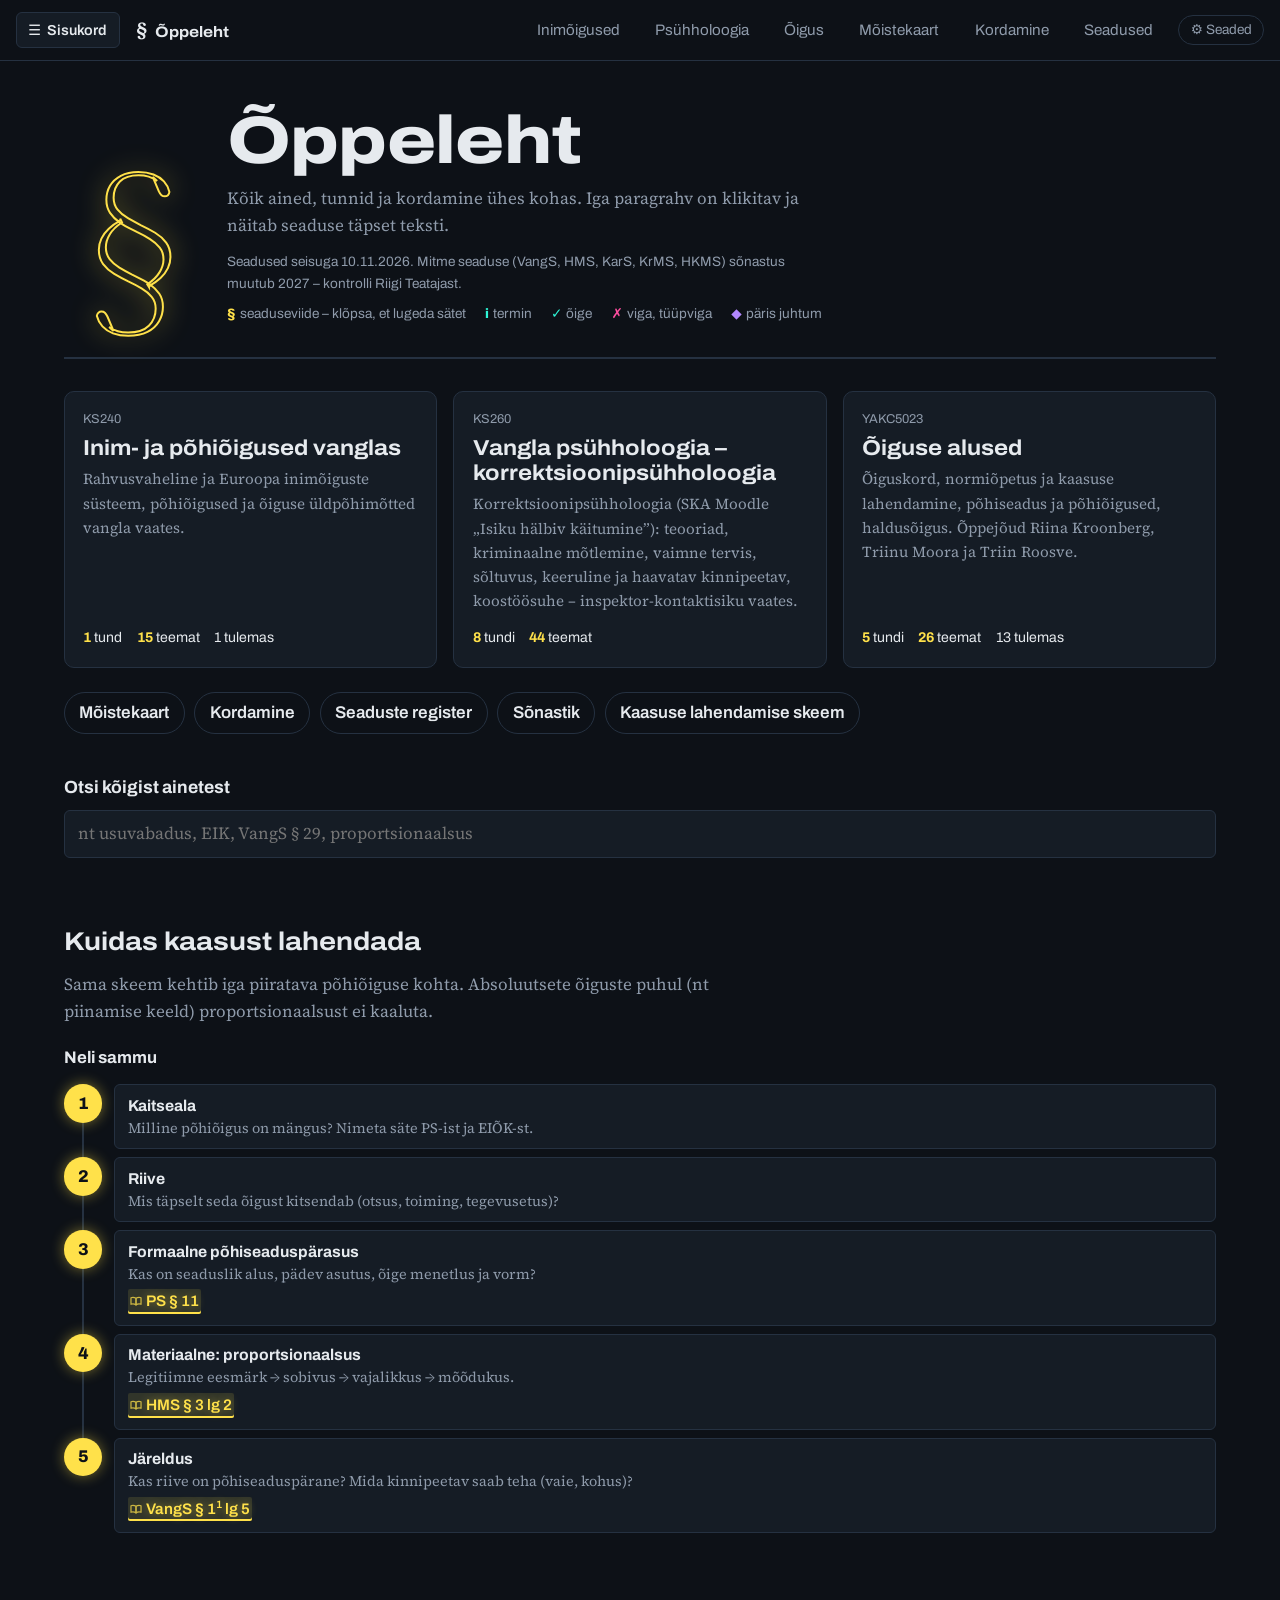
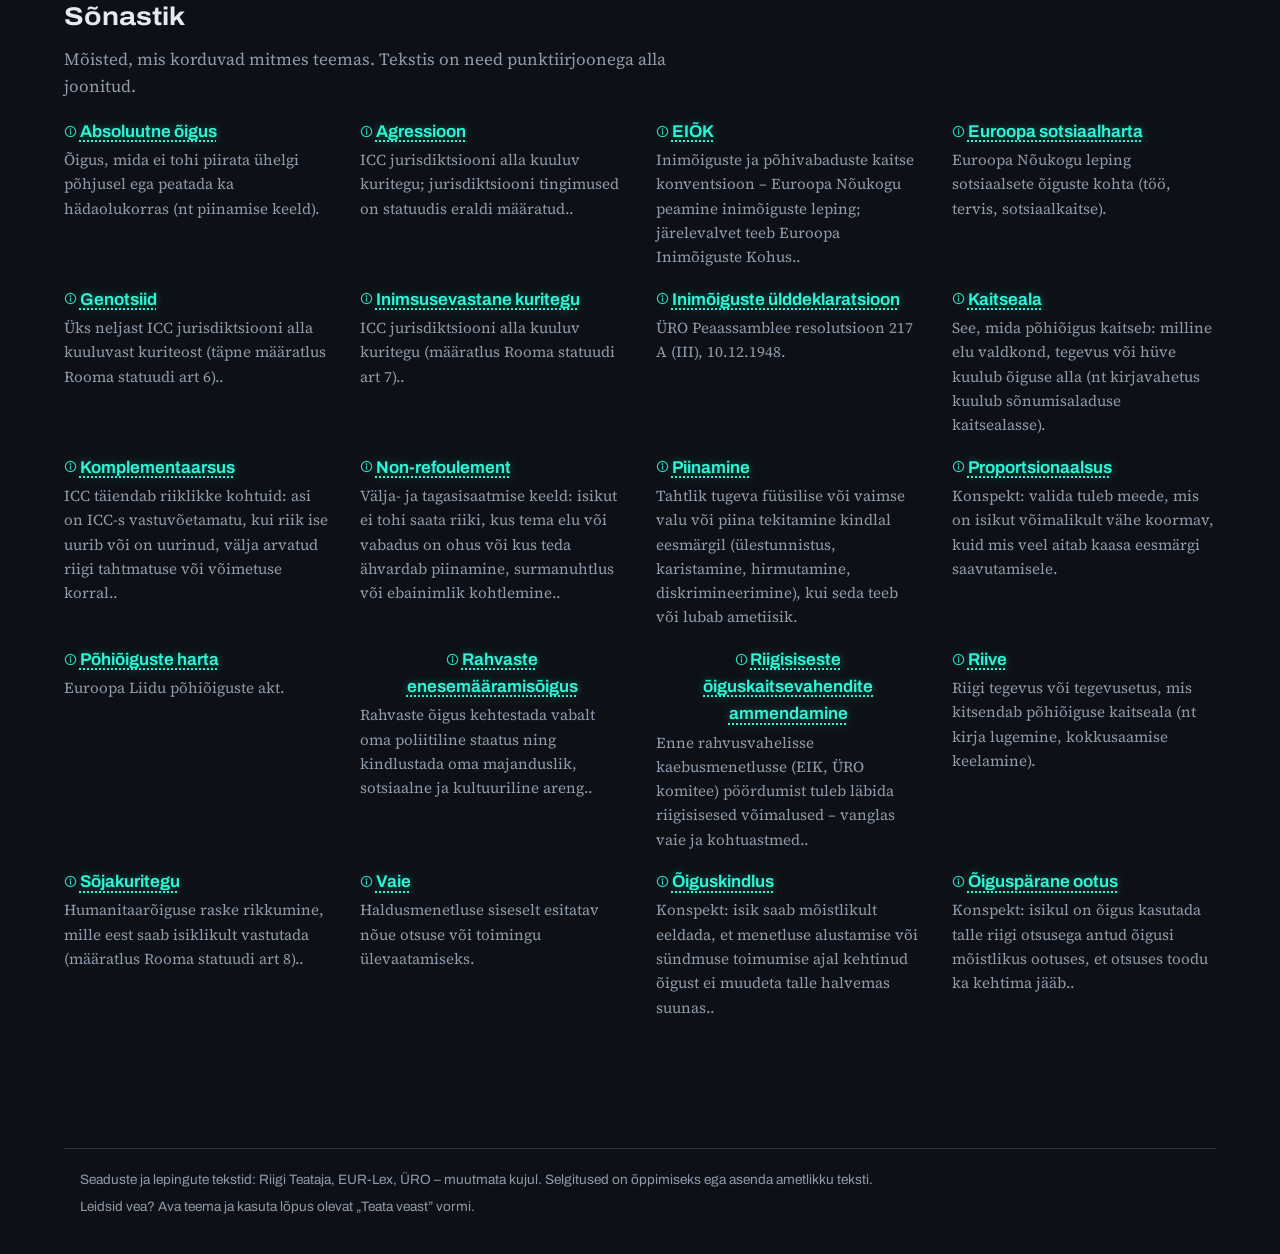
<file: index.html>
<!doctype html>
<html lang="et">
<head>
<meta charset="utf-8">
<meta name="viewport" content="width=device-width, initial-scale=1">
<title>Õppeleht – kõik ained ühes kohas</title>
<meta name="description" content="Sisekaitseakadeemia õppeleht: ained, tunnid, teemad, kordamine ja seaduste register ühes kohas.">
<link rel="preconnect" href="https://fonts.googleapis.com">
<link rel="preconnect" href="https://fonts.gstatic.com" crossorigin>
<link href="https://fonts.googleapis.com/css2?family=Archivo:wdth,wght@62..125,400..800&family=Source+Serif+4:opsz,wght@8..60,300..700&display=swap" rel="stylesheet">
<link rel="stylesheet" href="assets/stiil.css?v=20261117a">
<link rel="icon" href="data:image/svg+xml,%3Csvg xmlns='http://www.w3.org/2000/svg' viewBox='0 0 32 32'%3E%3Crect width='32' height='32' rx='6' fill='%23f2c230'/%3E%3Ctext x='16' y='24' font-size='22' text-anchor='middle' font-family='Georgia' fill='%231c2733'%3E§%3C/text%3E%3C/svg%3E">
</head>
<body>
<header class="ylariba" id="ylariba"></header>

<main>
  <section class="kangelane" aria-labelledby="pealkiri">
    <div class="para" aria-hidden="true">§</div>
    <div>
      <h1 id="pealkiri">Õppeleht</h1>
      <p>Kõik ained, tunnid ja kordamine ühes kohas. Iga paragrahv on klikitav ja näitab seaduse täpset teksti.</p>
      <p class="seis" id="seis"></p>
      <ul class="varvid" aria-label="Värvide ja ikoonide tähendus">
        <li class="v-ref"><b>§</b>seaduseviide – klõpsa, et lugeda sätet</li>
        <li class="v-term"><b>i</b>termin</li>
        <li class="v-term"><b>✓</b>õige</li>
        <li class="v-viga"><b>✗</b>viga, tüüpviga</li>
        <li class="v-naide"><b>◆</b>päris juhtum</li>
      </ul>
    </div>
  </section>

  <div class="ained" id="ained" aria-label="Ained"></div>

  <nav class="kiirlingid" aria-label="Kiirlingid">
    <a href="moistekaart.html">Mõistekaart</a>
    <a href="kordamine.html">Kordamine</a>
    <a href="seadused.html">Seaduste register</a>
    <a href="#sonastik">Sõnastik</a>
    <a href="#meetod-pealk">Kaasuse lahendamise skeem</a>
  </nav>

  <section class="viimati" id="viimati" aria-labelledby="viimati-pealk" hidden>
    <h2 id="viimati-pealk">Jätka sealt, kus pooleli jäi</h2>
    <ul></ul>
  </section>

  <section class="koik-otsing" aria-labelledby="otsing-pealk">
    <h2 id="otsing-pealk"><label for="otsi">Otsi kõigist ainetest</label></h2>
    <div class="otsing" style="margin-top:0"><input id="otsi" type="search" placeholder="nt usuvabadus, EIK, VangS § 29, proportsionaalsus" autocomplete="off"></div>
    <ul class="otsingutulemused" id="tulemused"></ul>
  </section>

  <section class="meetod" aria-labelledby="meetod-pealk">
    <h2 id="meetod-pealk">Kuidas kaasust lahendada</h2>
    <p>Sama skeem kehtib iga piiratava põhiõiguse kohta. Absoluutsete õiguste puhul (nt piinamise keeld) proportsionaalsust ei kaaluta.</p>
    <div id="meetod"></div>
  </section>

  <section class="sonastik" id="sonastik" aria-labelledby="sonastik-pealk">
    <h2 id="sonastik-pealk">Sõnastik</h2>
    <p>Mõisted, mis korduvad mitmes teemas. Tekstis on need punktiirjoonega alla joonitud.</p>
    <dl id="sonastik-dl"></dl>
  </section>
</main>

<footer class="jalus">
  <p>Seaduste ja lepingute tekstid: Riigi Teataja, EUR-Lex, ÜRO – muutmata kujul. Selgitused on õppimiseks ega asenda ametlikku teksti.</p>
  <p>Leidsid vea? Ava teema ja kasuta lõpus olevat „Teata veast” vormi.</p>
</footer>

<script src="assets/seadistus.js?v=20261117a"></script>
<script src="assets/app.js?v=20261117a"></script>
<script src="assets/ikoonid.js?v=20261117a"></script>
<script src="assets/skeemid.js?v=20261117a"></script>
<script>
(function () {
  const A = window.APP;
  A.kaivita({ leht: "avaleht" });
  const $ = (id) => document.getElementById(id);
  const MEETOD = {
    tyyp: "voog",
    pealkiri: "Neli sammu",
    sammud: [
      { pealkiri: "Kaitseala", tekst: "Milline põhiõigus on mängus? Nimeta säte PS-ist ja EIÕK-st." },
      { pealkiri: "Riive", tekst: "Mis täpselt seda õigust kitsendab (otsus, toiming, tegevusetus)?" },
      { pealkiri: "Formaalne põhiseaduspärasus", tekst: "Kas on seaduslik alus, pädev asutus, õige menetlus ja vorm?", viide: "PS § 11" },
      { pealkiri: "Materiaalne: proportsionaalsus", tekst: "Legitiimne eesmärk → sobivus → vajalikkus → mõõdukus.", viide: "HMS § 3 lg 2" },
      { pealkiri: "Järeldus", tekst: "Kas riive on põhiseaduspärane? Mida kinnipeetav saab teha (vaie, kohus)?", viide: "VangS § 1^1 lg 5" }
    ]
  };

  // viimati vaadatud (ainult selles brauseris)
  const viimati = A.viimati();
  if (viimati.length) {
    $("viimati").hidden = false;
    $("viimati").querySelector("ul").innerHTML = viimati.map((v) =>
      `<li><a href="teema.html?id=${A.esc(v.id)}"><small>${A.esc(v.aine || "")}</small>${A.esc(v.pealkiri)}</a></li>`).join("");
  }

  A.andmed().then(({ tunnid, terminid }) => {
    $("seis").textContent = tunnid.seis;
    $("meetod").innerHTML = A.skeem(MEETOD);
    $("sonastik-dl").innerHTML = Object.entries(terminid)
      .sort((a, b) => a[1].termin.localeCompare(b[1].termin, "et"))
      .map(([id, t]) => `<div><dt>${A.md("{{" + id + "}}")}</dt><dd>${A.md(t.selgitus.split(". ")[0] + ".")}</dd></div>`).join("");

    return A.koikTeemadT().then((teemad) => {
      $("ained").innerHTML = tunnid.ained.map((a) => {
        const tt = tunnid.tunnid.filter((t) => t.aine === a.id);
        const valmis = tt.filter((t) => t.olek === "valmis");
        const nT = teemad.filter((x) => x._aine === a.id).length;
        return `<a class="ainekaart${valmis.length ? "" : " tyhi-aine"}" href="aine.html?id=${a.id}">
          <span class="a-kood">${A.esc(a.kood || "Aine")}</span><h2>${A.esc(a.nimi)}</h2><p>${A.esc(a.kirjeldus)}</p>
          <span class="a-seis"><span><b>${valmis.length}</b> ${valmis.length === 1 ? "tund" : "tundi"}</span><span><b>${nT}</b> teemat</span>
          ${tt.length > valmis.length ? `<span>${tt.length - valmis.length} tulemas</span>` : ""}</span></a>`;
      }).join("");

      const aineNimi = {}; tunnid.ained.forEach((a) => (aineNimi[a.id] = a.lyhend));
      const indeks = teemad.map((t) => { const tekst = A.teemaTekst(t); return { t, tekst, q: tekst.toLowerCase() }; });
      $("otsi").addEventListener("input", (e) => {
        const q = e.target.value.trim().toLowerCase().replace(/\s+/g, " ");
        if (q.length < 2) { $("tulemused").innerHTML = ""; return; }
        const leitud = indeks.filter((x) => x.q.includes(q)).slice(0, 20);
        $("tulemused").innerHTML = leitud.length ? leitud.map(({ t, tekst }) =>
          `<li><a href="teema.html?id=${t.id}"><span class="ainesilt">${A.esc(aineNimi[t._aine] || "")}</span>
           <span><span class="t-pealkiri">${A.esc(t.pealkiri)}</span><br><span class="t-lyhidalt">${t.pealkiri.toLowerCase().includes(q) ? A.esc(t.lyhidalt) : A.leiaLoik(tekst, q, 70)}</span></span></a></li>`).join("")
          : `<li class="tyhi">Ei leidnud. Proovi lühemat sõna või ava <a href="seadused.html">seaduste register</a>.</li>`;
      });
    });
  }).catch((e) => A.viga($("ained"), e));
})();
</script>
</body>
</html>
</file>
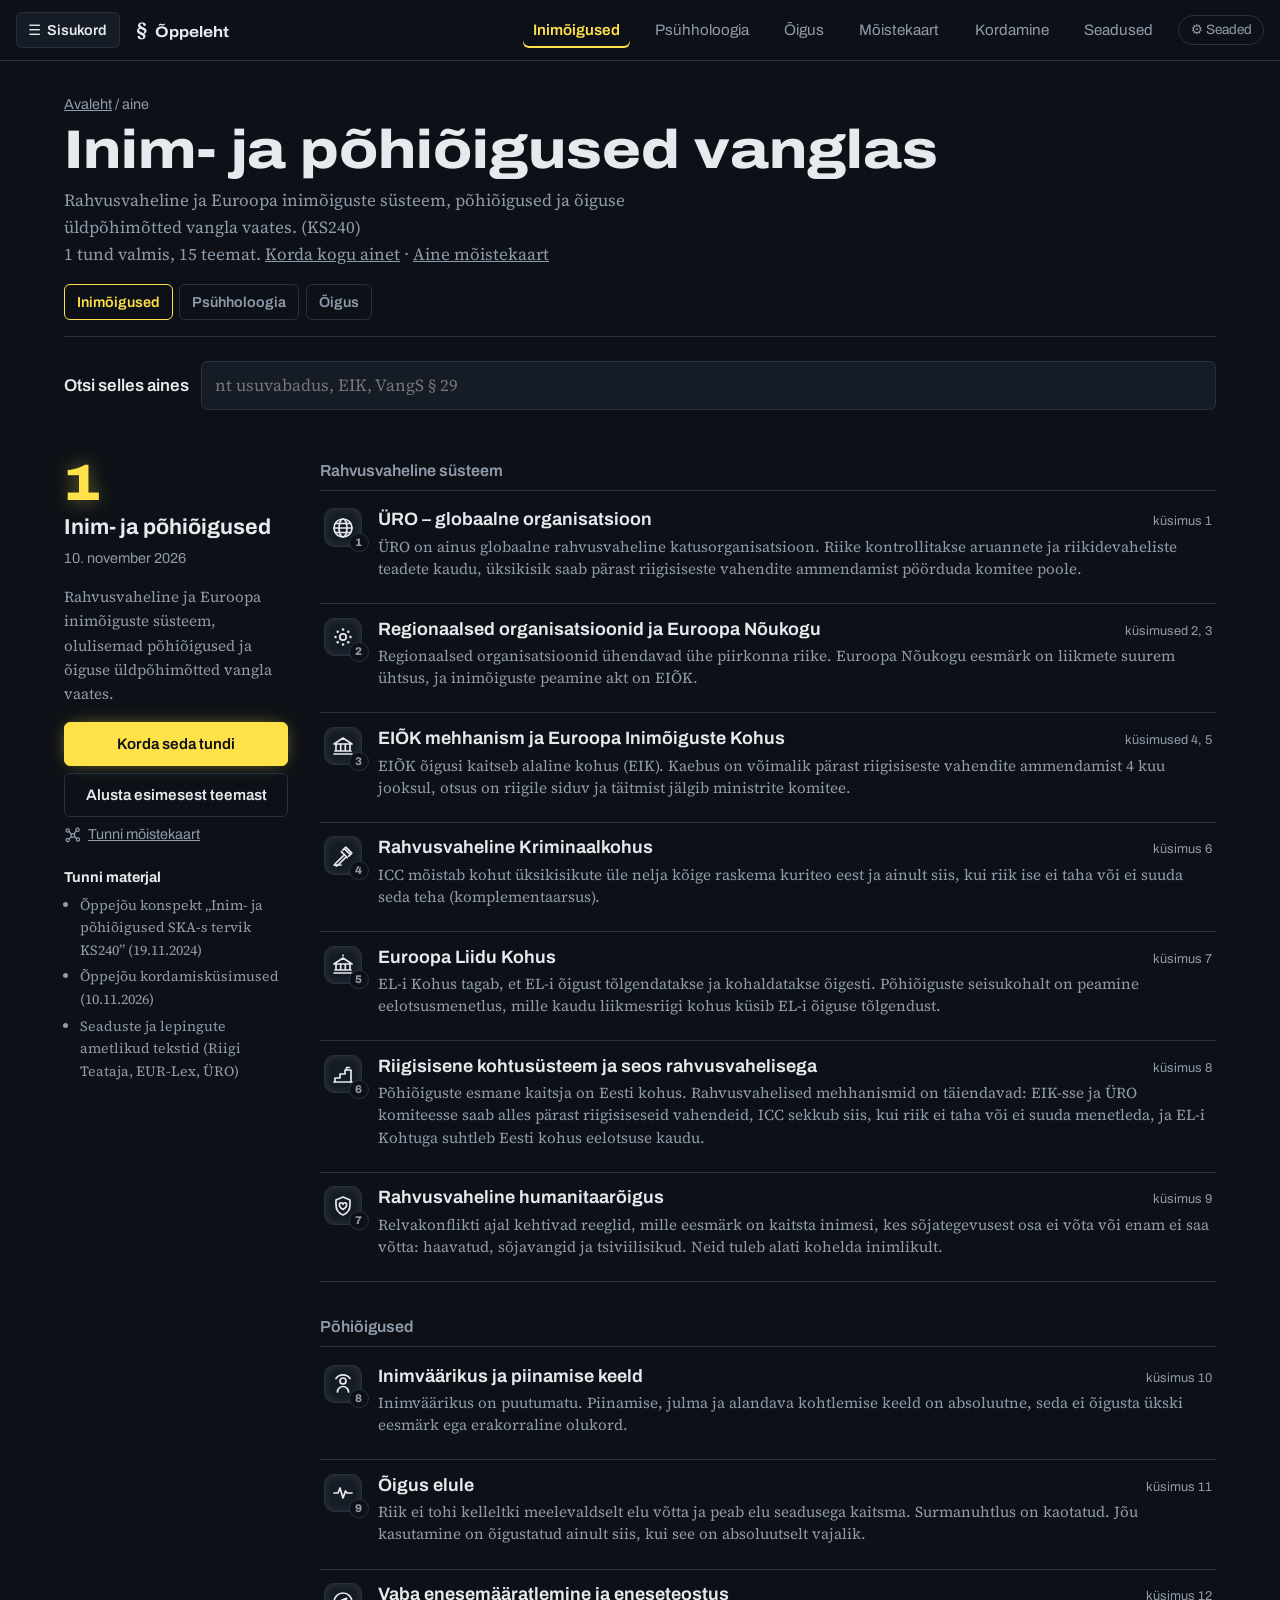
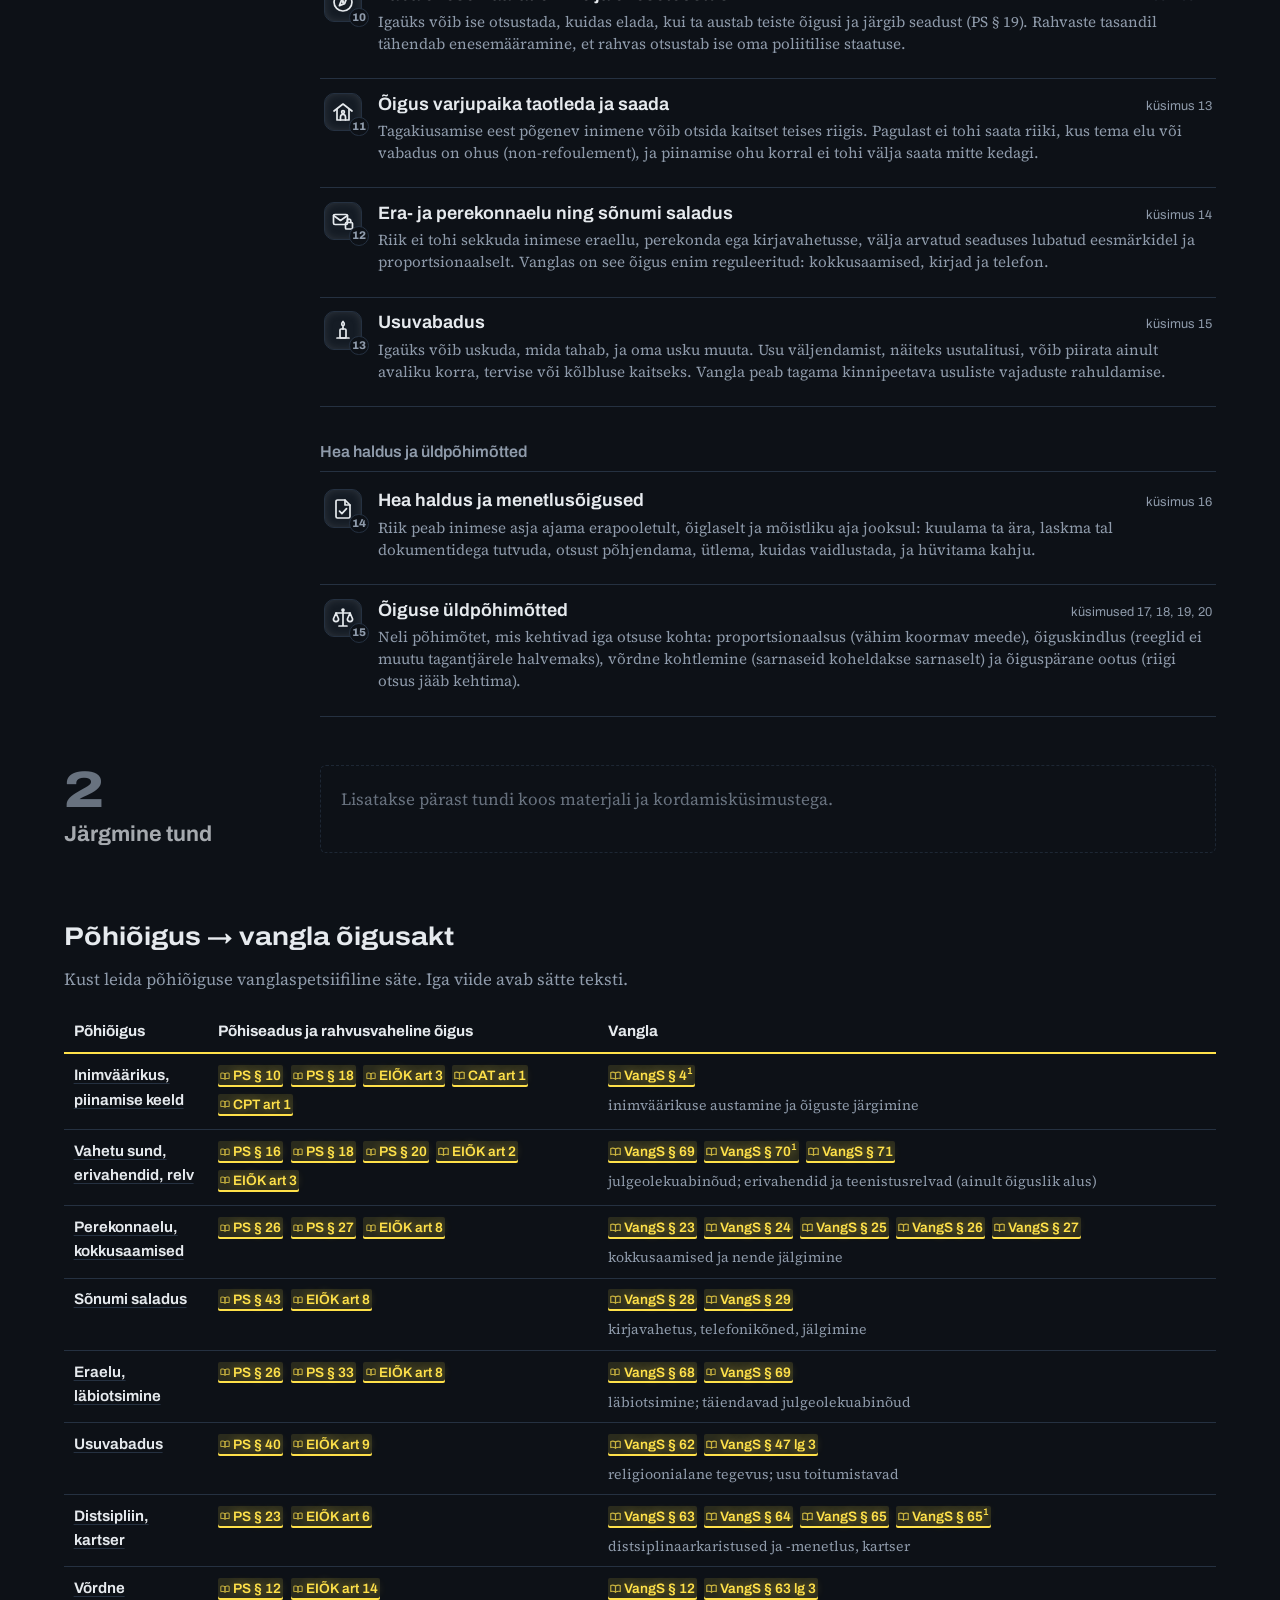
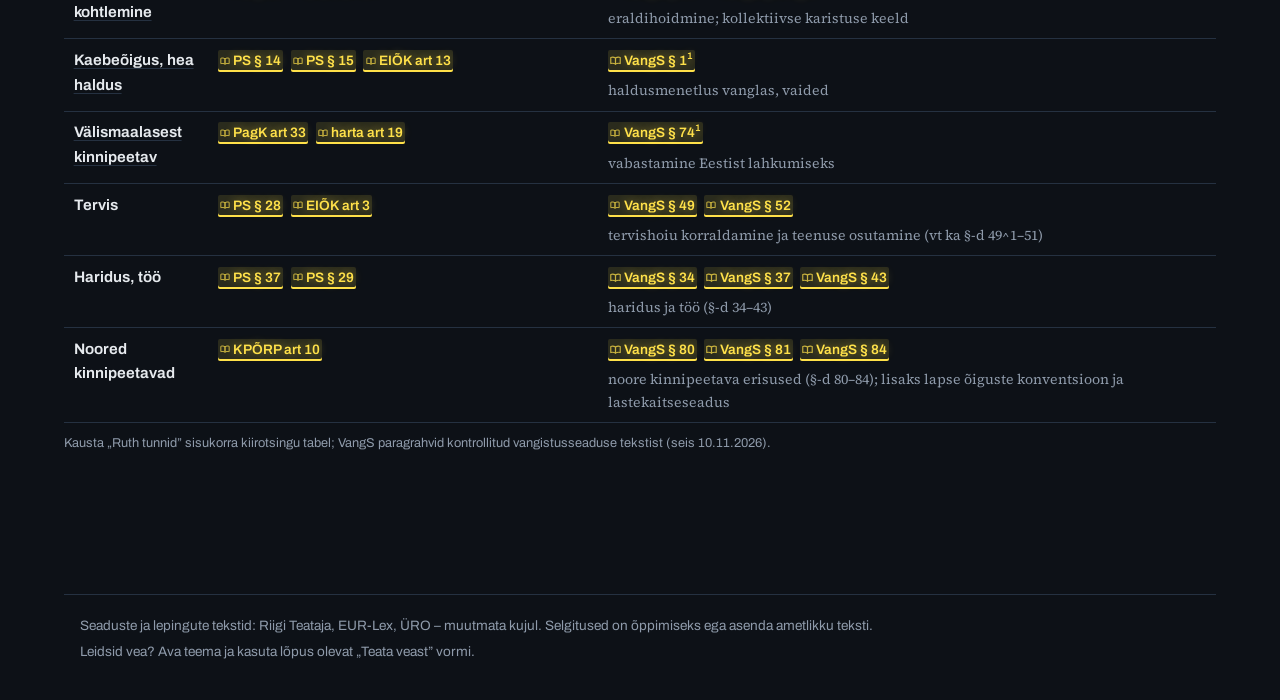
<file: aine.html>
<!doctype html>
<html lang="et">
<head>
<meta charset="utf-8">
<meta name="viewport" content="width=device-width, initial-scale=1">
<title>Aine – Õppeleht</title>
<link rel="preconnect" href="https://fonts.googleapis.com">
<link rel="preconnect" href="https://fonts.gstatic.com" crossorigin>
<link href="https://fonts.googleapis.com/css2?family=Archivo:wdth,wght@62..125,400..800&family=Source+Serif+4:opsz,wght@8..60,300..700&display=swap" rel="stylesheet">
<link rel="stylesheet" href="assets/stiil.css?v=20261117a">
<link rel="icon" href="data:image/svg+xml,%3Csvg xmlns='http://www.w3.org/2000/svg' viewBox='0 0 32 32'%3E%3Crect width='32' height='32' rx='6' fill='%23f2c230'/%3E%3Ctext x='16' y='24' font-size='22' text-anchor='middle' font-family='Georgia' fill='%231c2733'%3E§%3C/text%3E%3C/svg%3E">
</head>
<body>
<header class="ylariba" id="ylariba"></header>

<main id="leht"><p class="vahe tyhi" style="margin-top:2rem">Laen ainet…</p></main>

<footer class="jalus">
  <p>Seaduste ja lepingute tekstid: Riigi Teataja, EUR-Lex, ÜRO – muutmata kujul. Selgitused on õppimiseks ega asenda ametlikku teksti.</p>
  <p>Leidsid vea? Ava teema ja kasuta lõpus olevat „Teata veast” vormi.</p>
</footer>

<script src="assets/seadistus.js?v=20261117a"></script>
<script src="assets/app.js?v=20261117a"></script>
<script src="assets/ikoonid.js?v=20261117a"></script>
<script src="assets/skeemid.js?v=20261117a"></script>
<script>
(function () {
  const A = window.APP;
  const aineId = new URLSearchParams(location.search).get("id") || "inimoigused";
  A.kaivita({ leht: "aine", aine: aineId });
  const leht = document.getElementById("leht");
  const luhiKp = (s) => { const d = A.paevKp(s); return d ? { p: d.getDate(), k: d.toLocaleDateString("et-EE", { month: "short" }).replace(".", ""), np: d.toLocaleDateString("et-EE", { weekday: "short" }) } : null; };
  const pikkKp = (s) => { const d = A.paevKp(s); return d ? d.toLocaleDateString("et-EE", { day: "numeric", month: "numeric" }) : ""; };

  function ajakava(aine, tt, valmisArv) {
    const tana = A.tana().getTime();
    const aeg = (t) => { const d = A.paevKp(t.kuupaev); if (!d) return "tulemas"; const x = d.getTime(); return x < tana ? "toimunud" : x === tana ? "tana" : "tulemas"; };
    const kohtumised = tt.filter((t) => t.tyyp !== "eksam");
    const toimunud = kohtumised.filter((t) => aeg(t) !== "tulemas").length;
    const jarg = tt.find((t) => aeg(t) !== "toimunud");
    const rida = (t) => {
      const a = aeg(t), kp = luhiKp(t.kuupaev);
      const liik = t.tyyp === "seminar" ? "Seminar" : t.tyyp === "eksam" ? "Eksam" : "Loeng";
      const olek = a === "tana" ? "Täna" : a === "toimunud" ? "Toimunud" : "Tulemas";
      let sisu;
      if (t.olek === "valmis") sisu = `<a class="aj-link" href="#${t.id}">Ava tund · ${t.teemad.length} teemat</a><a class="aj-link teine" href="kordamine.html?tund=${t.id}">Korda</a>`;
      else if (t.tyyp === "seminar") sisu = `<span class="aj-koht">Õpilastööde arutelu lisatakse siia</span>`;
      else if (t.tyyp === "eksam") sisu = valmisArv ? `<a class="aj-link" href="kordamine.html?aine=${aine.id}">Korda kogu ainet</a>` : "";
      else sisu = `<span class="aj-koht">${a === "tulemas" ? "Teemad lisatakse enne tundi" : "Teemad lisamisel"}</span>`;
      const ala = (t.alateemad || []).length ? `<ul class="aj-ala">${t.alateemad.map((x) => `<li>${A.esc(x)}</li>`).join("")}</ul>` : "";
      const taht = (t.tahtajad || []).length ? `<ul class="aj-taht">${t.tahtajad.map((x) => `<li class="${A.onMoodas(x.kp) ? "moodas" : ""}"><b>${pikkKp(x.kp)}</b> ${A.esc(x.nimi)}</li>`).join("")}</ul>` : "";
      return `<li id="aj-${t.id}" class="aj-rida aj-${t.tyyp || "loeng"} aj-${a}${t.olek === "valmis" ? " aj-valmis" : ""}">
        <div class="aj-kp">${kp ? `<span class="aj-np">${kp.np}</span><b>${kp.p}</b><span>${kp.k}</span>` : ""}</div>
        <div class="aj-keha"><div class="aj-pea"><span class="aj-liik">${t.tyyp === "eksam" ? "" : t.nr + ". "}${liik}${t.vorm ? " · " + A.esc(t.vorm) : ""}</span><span class="aj-olek">${olek}</span></div>
          <h3>${A.esc(t.pealkiri)}</h3>${ala}<div class="aj-sisu">${sisu}</div>${taht}</div></li>`;
    };
    const grupid = (aine.valjundid || [""]).map((v, i) => {
      const read = tt.filter((t) => (t.valjund || 1) === i + 1 && t.tyyp !== "eksam");
      return read.length ? `<section class="aj-grupp"><h3 class="aj-grupp-p"><span>${i + 1}. väljund</span>${A.esc(v)}</h3><ol class="aj-loend">${read.map(rida).join("")}</ol></section>` : "";
    }).join("");
    const eksam = tt.filter((t) => t.tyyp === "eksam");
    return `<section class="ajakava" aria-labelledby="aj-p">
      <div class="aj-ylemine"><h2 id="aj-p">Ajakava</h2>
        <p class="aj-edenemine"><span class="aj-riba" aria-hidden="true"><i style="width:${Math.round(100 * toimunud / Math.max(1, kohtumised.length))}%"></i></span>
          ${toimunud} / ${kohtumised.length} kohtumist toimunud${jarg ? ` · ${aeg(jarg) === "tana" ? "täna" : "järgmine"}: <a href="#aj-${jarg.id}">${pikkKp(jarg.kuupaev)} ${A.esc(jarg.pealkiri)}</a>` : ""}</p>
        <p class="aj-legend"><span class="aj-l aj-l-loeng">Loeng</span><span class="aj-l aj-l-seminar">Seminar</span><span class="aj-l aj-l-valmis">Teemad lehel olemas</span></p></div>
      ${grupid}
      ${eksam.length ? `<ol class="aj-loend aj-eksam-loend">${eksam.map(rida).join("")}</ol>` : ""}</section>`;
  }
  const kuup = (s) => s ? new Date(s + "T12:00:00").toLocaleDateString("et-EE", { day: "numeric", month: "long", year: "numeric" }) : "";

  A.andmed().then(({ tunnid }) => {
    const aine = tunnid.ained.find((a) => a.id === aineId);
    if (!aine) { leht.innerHTML = `<div class="vahe" style="padding-top:2rem"><h1>Ainet ei leitud</h1><p><a href="index.html">Tagasi avalehele</a></p></div>`; return; }
    document.title = `${aine.nimi} – Õppeleht`;
    const aineTunnid = tunnid.tunnid.filter((t) => t.aine === aineId);
    const valmis = aineTunnid.filter((t) => t.olek === "valmis");
    const tabs = tunnid.ained.map((a) => `<a href="aine.html?id=${a.id}"${a.id === aineId ? ' aria-current="page"' : ""}>${A.esc(a.lyhend)}</a>`).join("");

    return A.koikTeemadT().then((teemad) => {
      const kaart = {}; teemad.forEach((t) => (kaart[t.id] = t));
      const tunnidHtml = aineTunnid.filter((t) => !aine.ajakava || t.olek === "valmis").map((t) => {
        if (t.olek !== "valmis") {
          return `<section class="tund tulemas" aria-label="Tund ${t.nr}"><div class="tund-info"><div class="nr">${t.nr}</div><h2>${A.esc(t.pealkiri)}</h2></div>
            <div class="tund-sisu">${A.esc(t.kirjeldus)}</div></section>`;
        }
        const plokid = t.plokid.map((p) => `<div class="plokk"><h3>${A.esc(p.pealkiri)}</h3><ul class="teemad">${
          p.teemad.map((id) => {
            const tm = kaart[id]; if (!tm) return "";
            const otsitav = A.teemaTekst(tm);
            const k = !tm.kysimused.length ? "" : tm.kysimused.length > 1 ? `küsimused ${tm.kysimused.join(", ")}` : `küsimus ${tm.kysimused[0]}`;
            const ik = tm.ikoon ? `<span class="t-ikoon">${A.ikoon(tm.ikoon)}<span class="t-nr-m" aria-hidden="true">${tm.jrk}</span></span>` : `<span class="t-nr">${tm.jrk}</span>`;
            return `<li data-otsi="${A.esc(otsitav)}"><a href="teema.html?id=${tm.id}"${tm.ikoon ? ' class="on-ikoon"' : ""}>
              ${ik}<span class="peidetud-tekst">Teema ${tm.jrk}: </span><span class="t-pealkiri">${A.esc(tm.pealkiri)}</span><span class="t-k">${k}</span>
              <span class="t-lyhidalt">${A.esc(tm.lyhidalt)}</span><span class="t-leid" hidden></span></a></li>`;
          }).join("")}</ul></div>`).join("");
        return `<section class="tund" aria-labelledby="tund-${t.id}">
          <div class="tund-info" id="${t.id}"><div class="nr">${t.nr}</div><h2 id="tund-${t.id}">${A.esc(t.pealkiri)}</h2>
            <div class="kp">${kuup(t.kuupaev)}</div><p>${A.esc(t.kirjeldus)}</p>
            <div class="nupud"><a class="nupp" href="kordamine.html?tund=${t.id}">Korda seda tundi</a>
            <a class="nupp teine" href="teema.html?id=${t.teemad[0].id}">Alusta esimesest teemast</a>
            ${t.faktid ? `<a class="nupp teine" href="faktileht.html?tund=${t.id}">${A.ikoon("raamat")} Faktileht</a>` : ""}
            <a class="kaardilink" href="moistekaart.html?vaade=${t.id}">${A.ikoon("kaart")}Tunni mõistekaart</a></div>
            ${t.materjal && t.materjal.length ? `<div class="materjal"><h3>Tunni materjal</h3><ul>${t.materjal.map((m) => `<li>${A.esc(m)}</li>`).join("")}</ul></div>` : ""}</div>
          <div class="tund-sisu">${plokid}<p class="tyhi peidetud" data-tyhi>Selle otsinguga teemasid ei leitud.</p></div></section>`;
      }).join("");

      const teemadeArv = valmis.reduce((n, t) => n + t.teemad.length, 0);
      const ajajoon = aine.ajakava ? ajakava(aine, aineTunnid, valmis.length) : "";
      leht.innerHTML = `
        <header class="aine-pais">
          <div class="murupuru"><a href="index.html">Avaleht</a> / aine</div>
          <h1>${A.esc(aine.nimi)}</h1>
          <p>${A.esc(aine.kirjeldus)}${aine.kood ? ` (${A.esc(aine.kood)})` : ""}</p>
          <p class="seis">${valmis.length} ${valmis.length === 1 ? "tund" : "tundi"} valmis, ${teemadeArv} teemat.
            ${valmis.length ? `<a href="kordamine.html?aine=${aine.id}">Korda kogu ainet</a> · <a href="moistekaart.html?vaade=aine:${aine.id}">Aine mõistekaart</a>` : ""}</p>
          <nav class="ainetabs" aria-label="Ained">${tabs}</nav>
        </header>
        ${valmis.length ? `<div class="otsing"><label for="otsi">Otsi selles aines</label>
          <input id="otsi" type="search" placeholder="${aine.id === "psuhholoogia" ? "nt psühhoos, eakas, metadoon, teekondade teooria" : "nt usuvabadus, EIK, VangS § 29"}" autocomplete="off"></div>` : ""}
        ${ajajoon}
        ${aine.ajakava && valmis.length ? `<h2 class="jaotis-pealkiri" id="valmis-tunnid">Valmis tunnid</h2>` : ""}
        <div id="tunnid">${tunnidHtml}</div>
        ${!valmis.length && !aine.ajakava ? `<div class="tyhi-paneel">Selle aine tunde veel ei ole. Need lisatakse pärast tundi koos materjali ja kordamisküsimustega.</div>` : ""}
        ${aine.kiirotsing ? `<section class="kiirotsing" aria-labelledby="kiir-pealk"><h2 id="kiir-pealk">Põhiõigus → vangla õigusakt</h2>
          <p id="kiir-kirjeldus"></p><div id="kiirotsing"></div></section>` : ""}`;

      const otsi = document.getElementById("otsi");
      if (otsi) otsi.addEventListener("input", (e) => {
        const q = e.target.value.trim().toLowerCase().replace(/\s+/g, " ");
        document.querySelectorAll(".tund:not(.tulemas)").forEach((tund) => {
          let n = 0;
          tund.querySelectorAll("li[data-otsi]").forEach((li) => {
            const tekst = li.dataset.otsi, ok = !q || tekst.toLowerCase().includes(q);
            li.classList.toggle("peidetud", !ok); if (ok) n++;
            // näita leitud lõiku teema sisust (kui vaste pole pealkirjas)
            const leid = li.querySelector(".t-leid"), pk = (li.querySelector(".t-pealkiri").textContent + " " + li.querySelector(".t-lyhidalt").textContent).toLowerCase();
            const loik = ok && q.length > 2 && !pk.includes(q) ? A.leiaLoik(tekst.slice(tekst.indexOf(" • ") + 3), q) : "";
            leid.innerHTML = loik; leid.hidden = !loik;
          });
          tund.querySelectorAll(".plokk").forEach((p) => p.classList.toggle("peidetud", !p.querySelector("li:not(.peidetud)")));
          const tyhi = tund.querySelector("[data-tyhi]"); if (tyhi) tyhi.classList.toggle("peidetud", n > 0);
          tund.classList.toggle("peidetud", !!q && n === 0);
        });
      });

      if (aine.kiirotsing) return A.lae("data/kiirotsing.json").then((k) => {
        document.getElementById("kiir-kirjeldus").textContent = k.kirjeldus;
        const rida = (r) => `<tr><th scope="row">${r.teema_id ? `<a href="teema.html?id=${r.teema_id}">${A.esc(r.teema)}</a>` : A.esc(r.teema)}</th>
          <td data-veerg="Põhiseadus ja rahvusvaheline õigus">${r.pohiseadus.map((x) => A.refNupp(x)).join(" ")}</td>
          <td data-veerg="Vangla">${r.vangla.map((x) => A.refNupp(x)).join(" ")}<span class="kiir-selg">${A.esc(r.vangla_tekst)}</span></td></tr>`;
        document.getElementById("kiirotsing").innerHTML = `<table class="s-vordlus kiir-tabel"><thead><tr><th scope="col">Põhiõigus</th><th scope="col">Põhiseadus ja rahvusvaheline õigus</th><th scope="col">Vangla</th></tr></thead><tbody>${k.read.map(rida).join("")}</tbody></table>
          <p class="kiir-allikas">${A.esc(k.allikas)}</p>`;
      });
    });
  }).catch((e) => A.viga(leht, e));
})();
</script>
</body>
</html>
</file>
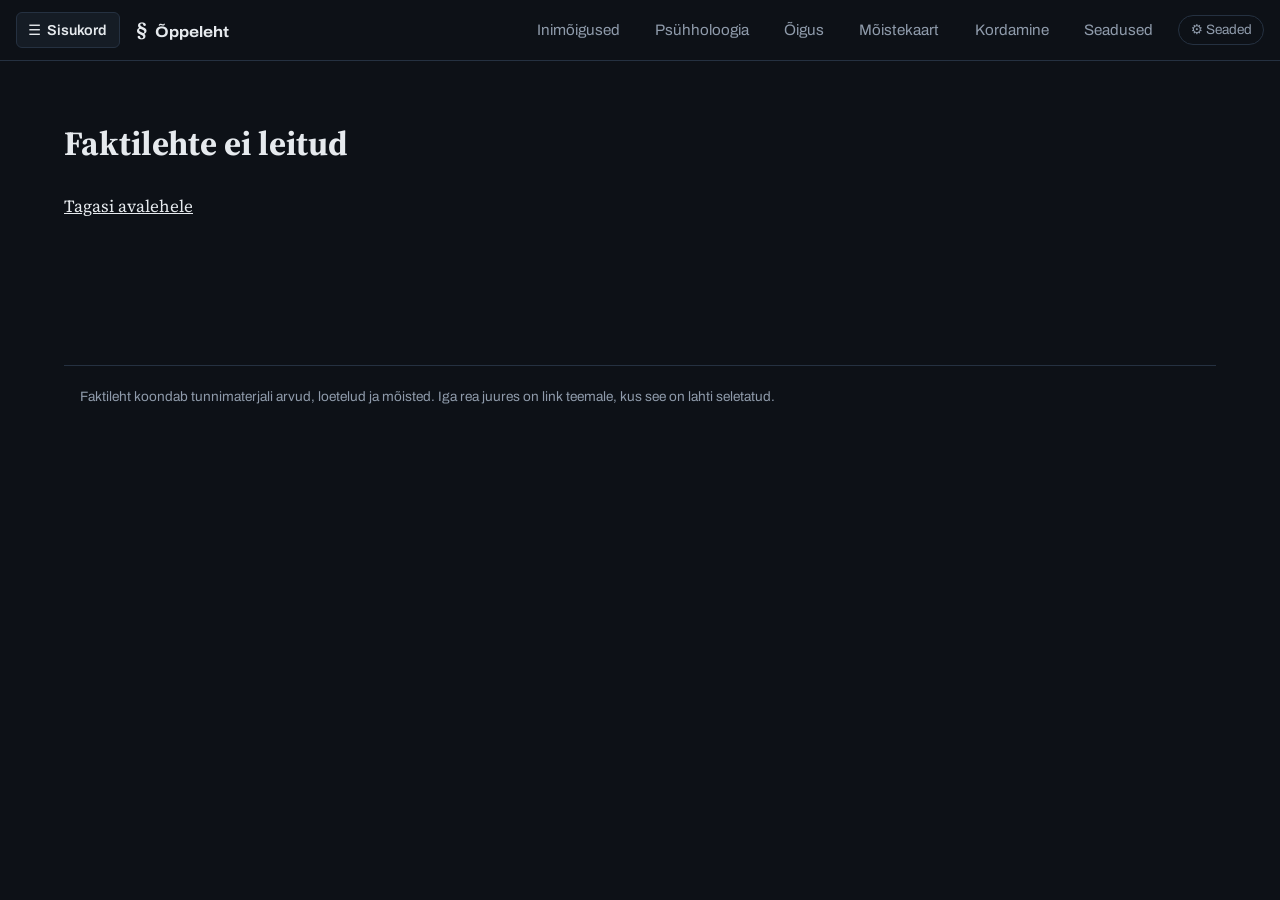
<file: faktileht.html>
<!doctype html>
<html lang="et">
<head>
<meta charset="utf-8">
<meta name="viewport" content="width=device-width, initial-scale=1">
<title>Faktileht – Õppeleht</title>
<link rel="preconnect" href="https://fonts.googleapis.com">
<link rel="preconnect" href="https://fonts.gstatic.com" crossorigin>
<link href="https://fonts.googleapis.com/css2?family=Archivo:wdth,wght@62..125,400..800&family=Source+Serif+4:opsz,wght@8..60,300..700&display=swap" rel="stylesheet">
<link rel="stylesheet" href="assets/stiil.css?v=20261117a">
<link rel="icon" href="data:image/svg+xml,%3Csvg xmlns='http://www.w3.org/2000/svg' viewBox='0 0 32 32'%3E%3Crect width='32' height='32' rx='6' fill='%23f2c230'/%3E%3Ctext x='16' y='24' font-size='22' text-anchor='middle' font-family='Georgia' fill='%231c2733'%3E§%3C/text%3E%3C/svg%3E">
</head>
<body>
<header class="ylariba" id="ylariba"></header>

<main id="leht"><p class="vahe tyhi" style="margin-top:2rem">Laen faktilehte…</p></main>

<footer class="jalus">
  <p>Faktileht koondab tunnimaterjali arvud, loetelud ja mõisted. Iga rea juures on link teemale, kus see on lahti seletatud.</p>
</footer>

<script src="assets/seadistus.js?v=20261117a"></script>
<script src="assets/app.js?v=20261117a"></script>
<script src="assets/ikoonid.js?v=20261117a"></script>
<script src="assets/skeemid.js?v=20261117a"></script>
<script>
(function () {
  const A = window.APP;
  const leht = document.getElementById("leht");
  const q = new URLSearchParams(location.search);
  const tundId = q.get("tund");

  A.andmed().then(({ tunnid }) => {
    const tund = tunnid.tunnid.find((t) => t.id === tundId);
    A.kaivita({ leht: "faktileht", aine: tund && tund.aine, tund: tundId });
    if (!tund || !tund.faktid) { leht.innerHTML = `<div class="vahe" style="padding-top:2rem"><h1>Faktilehte ei leitud</h1><p><a href="index.html">Tagasi avalehele</a></p></div>`; return; }
    const aine = tunnid.ained.find((a) => a.id === tund.aine) || { id: "", nimi: "" };
    const aineTunnid = tunnid.tunnid.filter((t) => t.aine === tund.aine && t.faktid);
    const i = aineTunnid.indexOf(tund);
    const nimed = {}; tund.teemad.forEach((tm, k) => (nimed[tm.id] = k + 1));
    document.title = `Faktileht: ${tund.pealkiri} – Õppeleht`;
    const rida = (r) => `<li><span class="fakt-tekst">${A.md(r.tekst)}</span>${r.teema ? ` <a class="fakt-link" href="teema.html?id=${r.teema}#materjal">teema ${nimed[r.teema] || ""} →</a>` : ""}</li>`;
    const grupid = tund.faktid.map((g, k) => `<section class="fakt-grupp" id="g${k}"><h2>${A.esc(g.pealkiri)}</h2><ul class="fakt-read">${g.read.map(rida).join("")}</ul></section>`).join("");
    const tabs = aineTunnid.map((t) => `<a href="faktileht.html?tund=${t.id}"${t.id === tund.id ? ' aria-current="page"' : ""}>Tund ${t.nr}</a>`).join("");
    leht.innerHTML = `
      <header class="aine-pais">
        <div class="murupuru"><a href="index.html">Avaleht</a> / <a href="aine.html?id=${aine.id}">${A.esc(aine.nimi)}</a> / tund ${tund.nr}</div>
        <h1>Faktileht: ${A.esc(tund.pealkiri)}</h1>
        <p>Kõik tunni arvud, loetelud, mõisted ja nimed ühel lehel. Testi ees loe see läbi; kui mõni rida on võõras, ava teema.</p>
        <nav class="ainetabs" aria-label="Tundide faktilehed">${tabs}</nav>
      </header>
      <div class="otsing"><label for="otsi">Otsi faktilehelt</label><input id="otsi" type="search" placeholder="nt psühhoos, metadoon, 10 korda" autocomplete="off"></div>
      <div class="faktileht">${grupid}<p class="tyhi peidetud" data-tyhi>Selle otsinguga ridu ei leitud.</p></div>
      <nav class="lehitse-nupud fakt-nupud">
        ${aineTunnid[i + 1] ? `<a class="jargmine" href="faktileht.html?tund=${aineTunnid[i + 1].id}"><span class="l-tekst"><small>Järgmine faktileht</small><b>Tund ${aineTunnid[i + 1].nr}: ${A.esc(aineTunnid[i + 1].pealkiri)}</b></span><span class="l-nool" aria-hidden="true">→</span></a>` : ""}
        <a class="eelmine" href="aine.html?id=${aine.id}#${tund.id}"><span class="l-tekst"><small>Tagasi</small><b>Tunni teemad</b></span></a>
      </nav>`;
    document.getElementById("otsi").addEventListener("input", (e) => {
      const s = e.target.value.trim().toLowerCase();
      let n = 0;
      document.querySelectorAll(".fakt-read li").forEach((li) => { const ok = !s || li.textContent.toLowerCase().includes(s); li.classList.toggle("peidetud", !ok); if (ok) n++; });
      document.querySelectorAll(".fakt-grupp").forEach((g) => g.classList.toggle("peidetud", !g.querySelector("li:not(.peidetud)")));
      document.querySelector("[data-tyhi]").classList.toggle("peidetud", n > 0);
    });
  }).catch((e) => { A.kaivita({ leht: "faktileht" }); A.viga(leht, e); });
})();
</script>
</body>
</html>
</file>
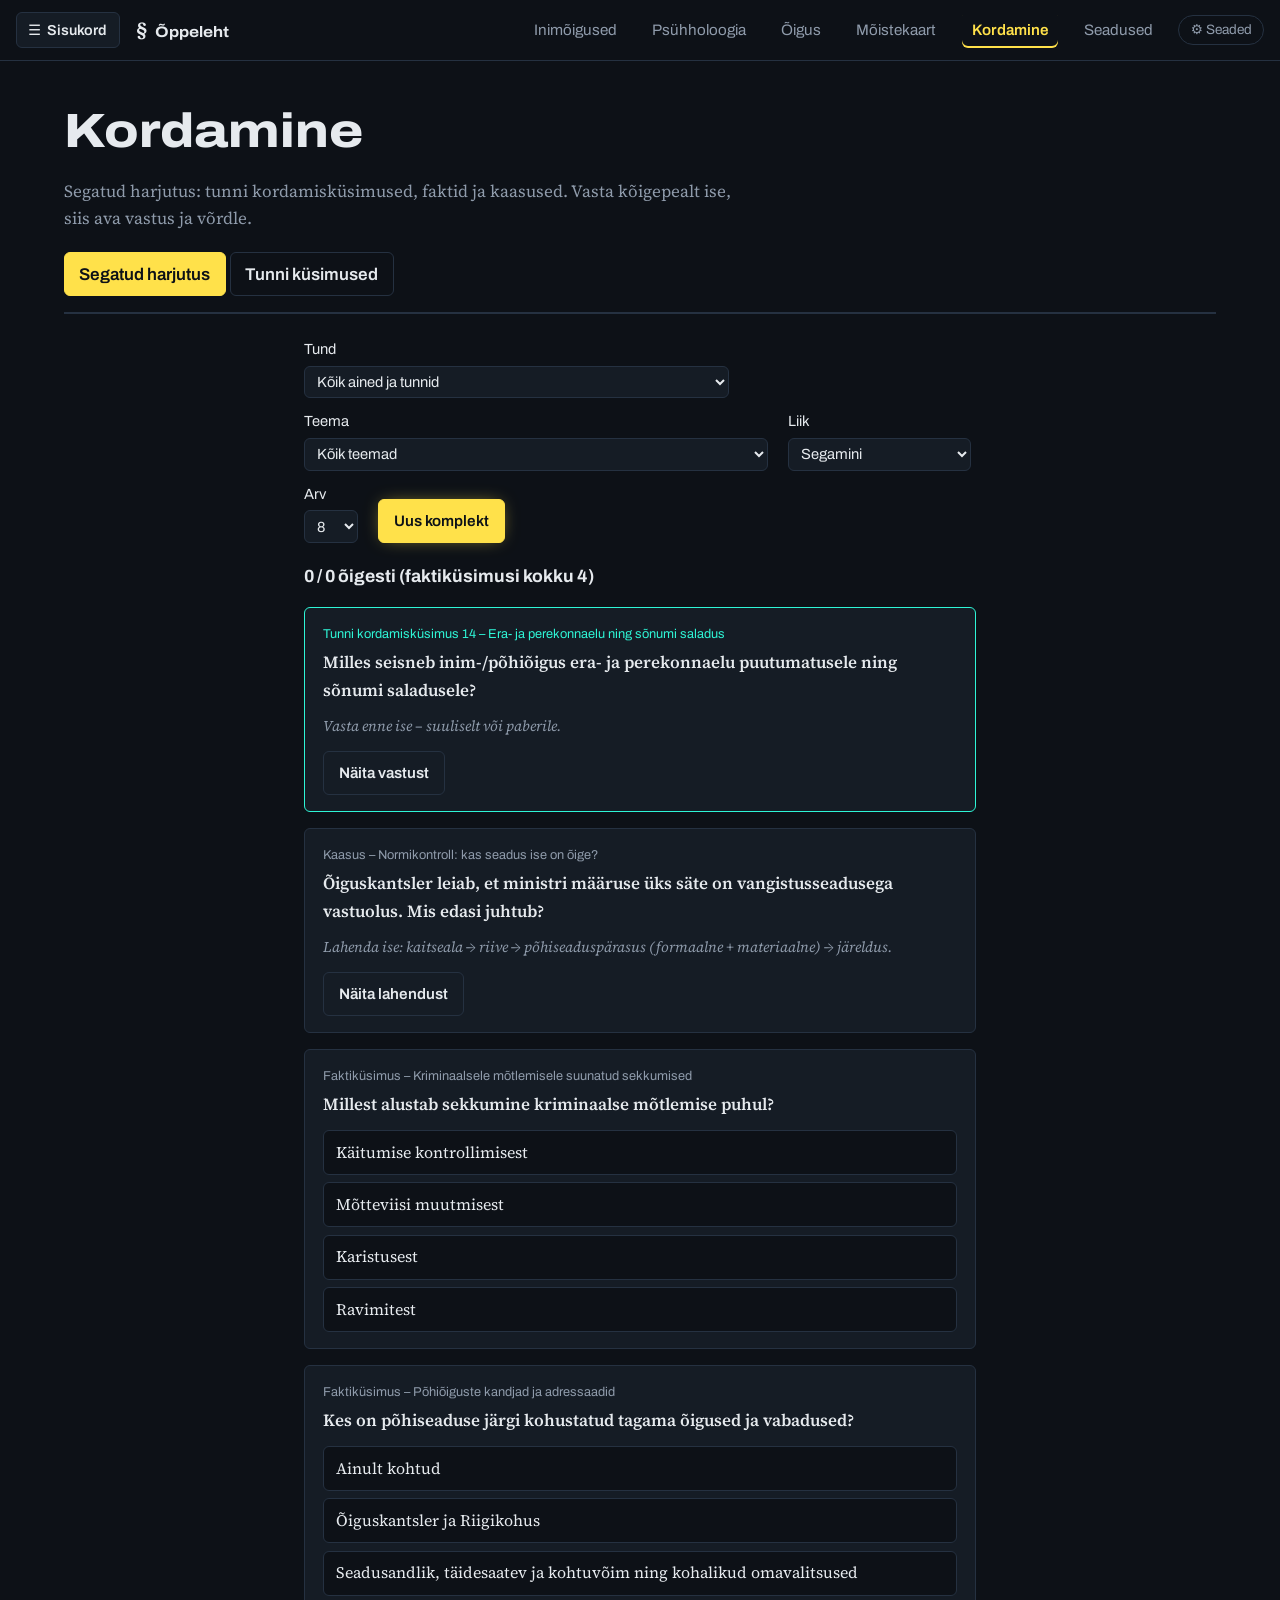
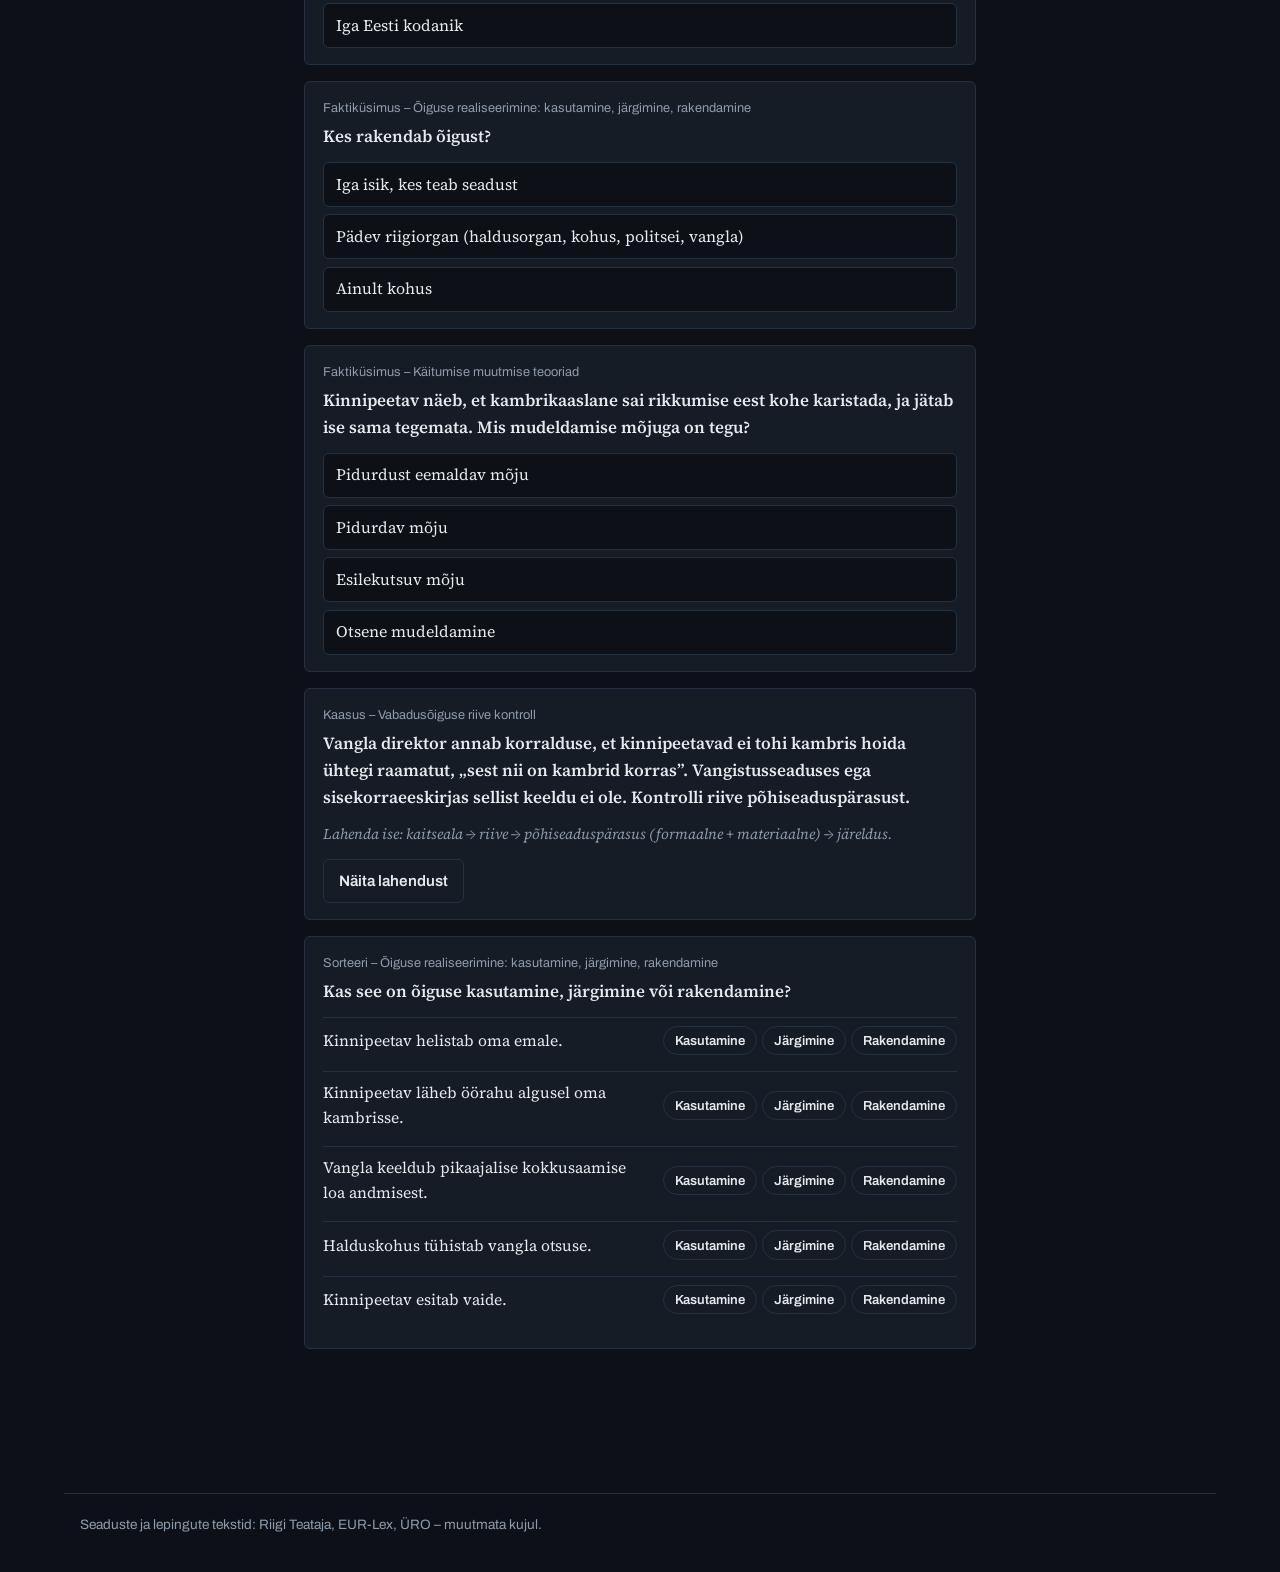
<file: kordamine.html>
<!doctype html>
<html lang="et">
<head>
<meta charset="utf-8">
<meta name="viewport" content="width=device-width, initial-scale=1">
<title>Kordamine – Õppeleht</title>
<link rel="preconnect" href="https://fonts.googleapis.com">
<link rel="preconnect" href="https://fonts.gstatic.com" crossorigin>
<link href="https://fonts.googleapis.com/css2?family=Archivo:wdth,wght@62..125,400..800&family=Source+Serif+4:opsz,wght@8..60,300..700&display=swap" rel="stylesheet">
<link rel="stylesheet" href="assets/stiil.css?v=20261117a">
<link rel="icon" href="data:image/svg+xml,%3Csvg xmlns='http://www.w3.org/2000/svg' viewBox='0 0 32 32'%3E%3Crect width='32' height='32' rx='6' fill='%23f2c230'/%3E%3Ctext x='16' y='24' font-size='22' text-anchor='middle' font-family='Georgia' fill='%231c2733'%3E§%3C/text%3E%3C/svg%3E">
</head>
<body>
<header class="ylariba" id="ylariba"></header>

<main>
  <header class="kord-pais">
    <h1>Kordamine</h1>
    <p>Segatud harjutus: tunni kordamisküsimused, faktid ja kaasused. Vasta kõigepealt ise, siis ava vastus ja võrdle.</p>
    <div class="sakid" role="tablist" aria-label="Kordamise viis">
      <button type="button" class="sakk" role="tab" id="sakk-harjutus" aria-controls="paneel-harjutus" aria-selected="true">Segatud harjutus</button>
      <button type="button" class="sakk" role="tab" id="sakk-kysimused" aria-controls="paneel-kysimused" aria-selected="false">Tunni küsimused</button>
    </div>
  </header>

  <div class="kord-keha">
    <section id="paneel-harjutus" role="tabpanel" aria-labelledby="sakk-harjutus">
      <div class="seaded">
        <label>Tund <select id="v-tund"></select></label>
        <label>Teema <select id="v-teema"></select></label>
        <label>Liik <select id="v-liik"><option value="koik">Segamini</option><option value="fakt">Ainult faktid</option><option value="kaasus">Ainult kaasused</option><option value="tunnikys">Ainult tunni küsimused</option></select></label>
        <label>Arv <select id="v-arv"><option>5</option><option selected>8</option><option>10</option></select></label>
        <button type="button" class="nupp" id="uus">Uus komplekt</button>
      </div>
      <p class="skoor" id="skoor" role="status" aria-live="polite"></p>
      <div id="harjutused"><p class="tyhi">Laen…</p></div>
    </section>

    <section id="paneel-kysimused" role="tabpanel" aria-labelledby="sakk-kysimused" hidden>
      <div class="seaded"><label>Tund <select id="k-tund"></select></label></div>
      <div id="kysimused"></div>
    </section>
  </div>
</main>

<footer class="jalus">
  <p>Seaduste ja lepingute tekstid: Riigi Teataja, EUR-Lex, ÜRO – muutmata kujul.</p>
</footer>

<script src="assets/seadistus.js?v=20261117a"></script>
<script src="assets/app.js?v=20261117a"></script>
<script src="assets/ikoonid.js?v=20261117a"></script>
<script src="assets/skeemid.js?v=20261117a"></script>
<script>
(function () {
  const A = window.APP;
  const prm = new URLSearchParams(location.search);
  A.kaivita({ leht: "kordamine", aine: prm.get("aine") || null });
  const $ = (id) => document.getElementById(id);
  let TEEMAD = [], TUNNID = [], tulemus = { oiged: 0, vastatud: 0, fakte: 0 };

  // sakid
  const sakid = [...document.querySelectorAll(".sakk")];
  sakid.forEach((s) => s.addEventListener("click", () => vali(s)));
  sakid.forEach((s, i) => s.addEventListener("keydown", (e) => {
    if (e.key === "ArrowRight" || e.key === "ArrowLeft") { const j = (i + (e.key === "ArrowRight" ? 1 : -1) + sakid.length) % sakid.length; sakid[j].focus(); vali(sakid[j]); }
  }));
  function vali(s) {
    sakid.forEach((x) => { x.setAttribute("aria-selected", x === s); $(x.getAttribute("aria-controls")).hidden = x !== s; });
  }

  A.andmed().then(({ tunnid }) => A.koikTeemad().then((teemad) => {
    TEEMAD = teemad; TUNNID = tunnid.tunnid;
    const valmis = tunnid.tunnid.filter((t) => t.olek === "valmis");
    const grupid = tunnid.ained.map((a) => {
      const tt = valmis.filter((t) => t.aine === a.id);
      return tt.length ? `<optgroup label="${A.esc(a.nimi)}">${tt.map((t) => `<option value="${t.id}">${t.nr}. ${A.esc(t.pealkiri)}</option>`).join("")}</optgroup>` : "";
    }).join("");
    const aineValik = tunnid.ained.filter((a) => valmis.some((t) => t.aine === a.id))
      .map((a) => `<option value="aine:${a.id}">Kogu aine: ${A.esc(a.nimi)}</option>`).join("");
    $("v-tund").innerHTML = `<option value="koik">Kõik ained ja tunnid</option>${aineValik}` + grupid;
    $("k-tund").innerHTML = grupid;
    if (prm.get("aine")) $("v-tund").value = "aine:" + prm.get("aine");
    if (prm.get("tund")) { $("v-tund").value = prm.get("tund"); $("k-tund").value = prm.get("tund"); }
    taidaTeemad();
    if (prm.get("teema")) $("v-teema").value = prm.get("teema");
    $("v-tund").addEventListener("change", () => { taidaTeemad(); uus(); });
    ["v-teema", "v-liik", "v-arv"].forEach((id) => $(id).addEventListener("change", uus));
    $("uus").addEventListener("click", uus);
    $("k-tund").addEventListener("change", () => kysimused(tunnid));
    uus();
    kysimused(tunnid);
  })).catch((e) => A.viga($("harjutused"), e));

  function taidaTeemad() {
    const t = $("v-tund").value;
    const list = TEEMAD.filter((x) => sobib(x, t));
    $("v-teema").innerHTML = `<option value="koik">Kõik teemad</option>` + list.map((x) => `<option value="${x.id}">${x.jrk}. ${A.esc(x.pealkiri)}</option>`).join("");
  }

  function sobib(teema, valik) {
    if (valik === "koik") return true;
    if (valik.startsWith("aine:")) { const tk = TUNNID.find((x) => x.id === teema.tund); return tk && tk.aine === valik.slice(5); }
    return teema.tund === valik;
  }

  function sega(a) { for (let i = a.length - 1; i > 0; i--) { const j = Math.floor(Math.random() * (i + 1)); [a[i], a[j]] = [a[j], a[i]]; } return a; }

  function uus() {
    const tund = $("v-tund").value, teema = $("v-teema").value, liik = $("v-liik").value, arv = +$("v-arv").value;
    let kogum = [];
    TEEMAD.forEach((t) => {
      if (!sobib(t, tund)) return;
      if (teema !== "koik" && t.id !== teema) return;
      t.harjutused.forEach((h) => { if (liik === "koik" || h.tyyp === liik) kogum.push({ h, t }); });
      if (liik === "koik" || liik === "tunnikys") {
        const tk = TUNNID.find((x) => x.id === t.tund);
        (t.vastus || []).forEach((v) => kogum.push({ t, h: { tyyp: "tunnikys", nr: v.nr, kysimus: A.kysTekst(tk, v.nr), punktid: v.punktid } }));
      }
    });
    sega(kogum);
    // segamini: vähemalt üks kaasus, kui olemas
    let valik = kogum.slice(0, arv);
    if (liik === "koik" && !valik.some((x) => x.h.tyyp === "tunnikys")) {
      const k = kogum.find((x) => x.h.tyyp === "tunnikys"); if (k) valik[0] = k;
    }
    if (liik === "koik" && !valik.some((x) => x.h.tyyp === "kaasus")) {
      const k = kogum.find((x) => x.h.tyyp === "kaasus"); if (k) valik[valik.length - 1] = k;
    }
    tulemus = { oiged: 0, vastatud: 0, fakte: valik.filter((x) => x.h.tyyp === "fakt").length };
    $("harjutused").innerHTML = valik.length
      ? valik.map((x, i) => A.harjutusHtml(x.h, "x" + i, x.t.pealkiri)).join("")
      : `<p class="tyhi">Selle valikuga harjutusi ei ole. Vali teine teema või liik.</p>`;
    skoor();
  }

  function skoor() {
    $("skoor").textContent = tulemus.fakte
      ? `${tulemus.oiged} / ${tulemus.vastatud} õigesti (faktiküsimusi kokku ${tulemus.fakte})`
      : "";
  }

  A.seoHarjutused($("harjutused"), (oige) => {
    tulemus.vastatud++; if (oige) tulemus.oiged++;
    skoor();
    if (tulemus.vastatud === tulemus.fakte) {
      try { localStorage.setItem("viimane-tulemus", JSON.stringify({ ...tulemus, aeg: Date.now() })); } catch (_) { /* pole oluline */ }
    }
  });

  function kysimused(tunnid) {
    const t = tunnid.tunnid.find((x) => x.id === $("k-tund").value);
    if (!t) { $("kysimused").innerHTML = ""; return; }
    const vastused = {};
    TEEMAD.filter((x) => x.tund === t.id).forEach((tm) => tm.vastus.forEach((v) => (vastused[v.nr] = { v, tm })));
    $("kysimused").innerHTML = A.kysLoend(t).map((kk) => {
      const nr = kk.nr, k = kk.tekst, a = vastused[nr];
      const sisu = a ? `<ul>${a.v.punktid.map((p) => `<li>${A.md(p)}</li>`).join("")}</ul>
        <p><a href="teema.html?id=${a.tm.id}">Ava teema: ${A.esc(a.tm.pealkiri)}</a></p>` : `<p class="tyhi">Vastus lisamata.</p>`;
      return `<div class="tk"><div class="tk-kys"><span class="tk-nr">${nr}.</span><span>${A.esc(k)}</span></div>
        <details><summary>Näita vastust</summary><div class="tk-vastus">${sisu}</div></details></div>`;
    }).join("");
  }
})();
</script>
</body>
</html>
</file>
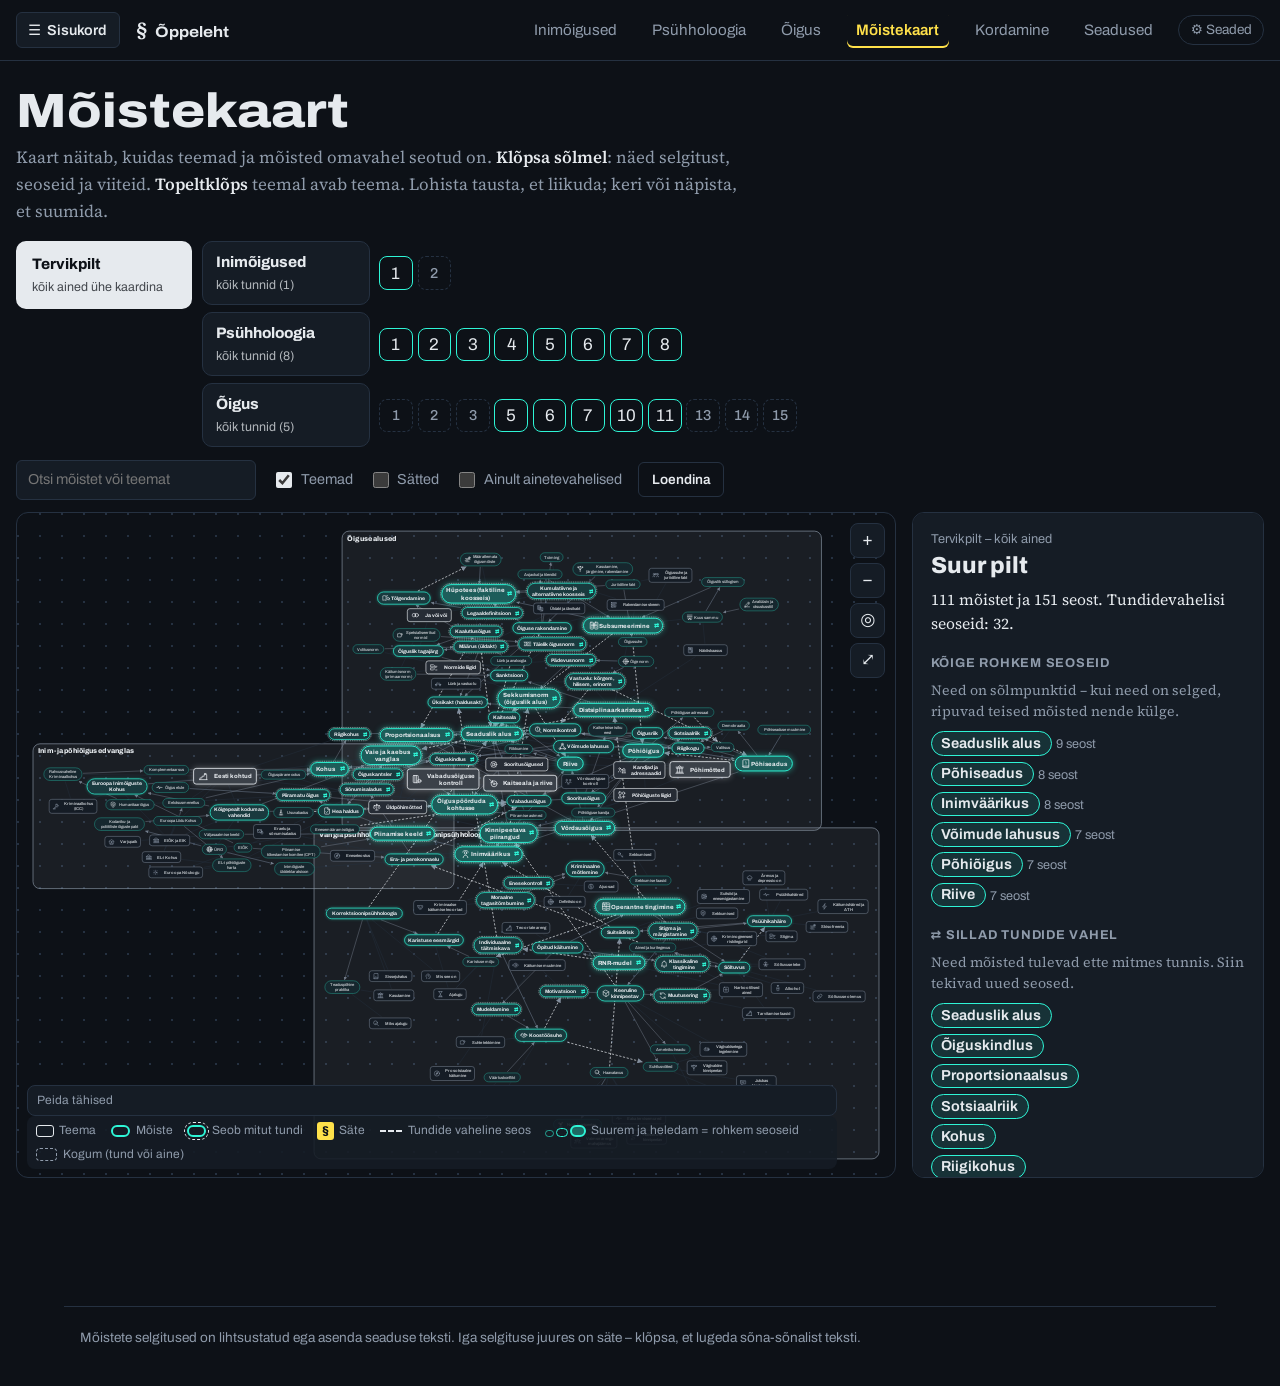
<file: moistekaart.html>
<!doctype html>
<html lang="et">
<head>
<meta charset="utf-8">
<meta name="viewport" content="width=device-width, initial-scale=1">
<title>Mõistekaart – Õppeleht</title>
<link rel="preconnect" href="https://fonts.googleapis.com">
<link rel="preconnect" href="https://fonts.gstatic.com" crossorigin>
<link href="https://fonts.googleapis.com/css2?family=Archivo:wdth,wght@62..125,400..800&family=Source+Serif+4:opsz,wght@8..60,300..700&display=swap" rel="stylesheet">
<link rel="stylesheet" href="assets/stiil.css?v=20261117a">
<link rel="icon" href="data:image/svg+xml,%3Csvg xmlns='http://www.w3.org/2000/svg' viewBox='0 0 32 32'%3E%3Crect width='32' height='32' rx='6' fill='%23f2c230'/%3E%3Ctext x='16' y='24' font-size='22' text-anchor='middle' font-family='Georgia' fill='%231c2733'%3E§%3C/text%3E%3C/svg%3E">
</head>
<body class="mk-leht">
<header class="ylariba" id="ylariba"></header>

<main id="leht">
  <header class="mk-pais">
    <h1>Mõistekaart</h1>
    <p class="mk-juhis">Kaart näitab, kuidas teemad ja mõisted omavahel seotud on. <b>Klõpsa sõlmel</b>: näed selgitust, seoseid ja viiteid. <b>Topeltklõps</b> teemal avab teema. Lohista tausta, et liikuda; keri või näpista, et suumida.</p>
    <nav class="mk-vaated" aria-label="Mis kaarti näidata" id="mk-vaated"></nav>
    <div class="mk-riba">
      <label class="mk-otsi"><span class="peidetud-tekst">Otsi kaardilt</span>
        <input id="mk-otsi" type="search" list="mk-nimed" placeholder="Otsi mõistet või teemat" autocomplete="off"></label>
      <datalist id="mk-nimed"></datalist>
      <label class="mk-lyliti"><input type="checkbox" id="mk-teemad" checked> Teemad</label>
      <label class="mk-lyliti"><input type="checkbox" id="mk-satted"> Sätted</label>
      <label class="mk-lyliti" id="mk-sillad-silt" hidden><input type="checkbox" id="mk-sillad"> Ainult ainetevahelised</label>
      <button type="button" class="nupp teine mk-loend-nupp" id="mk-loend-nupp" aria-pressed="false">Loendina</button>
    </div>
  </header>

  <div class="mk-ala">
    <div class="mk-louend" id="mk-louend">
      <svg id="mk-svg" role="group" aria-label="Mõistekaart" aria-describedby="mk-kirjeldus">
        <defs>
          <marker id="mk-nool" viewBox="0 0 10 10" refX="9" refY="5" markerWidth="7" markerHeight="7" orient="auto-start-reverse"><path d="M0 0L10 5L0 10z" class="mk-nool"/></marker>
        </defs>
        <g id="mk-maailm"><g id="mk-alad"></g><g id="mk-servad"></g><g id="mk-silldid"></g><g id="mk-solmed"></g></g>
      </svg>
      <p id="mk-kirjeldus" class="peidetud-tekst">Graafiline kaart. Sama sisu on tekstina nupu „Loendina” all.</p>
      <div class="mk-suum" role="group" aria-label="Suum">
        <button type="button" data-suum="1.25" aria-label="Suurenda">+</button>
        <button type="button" data-suum="0.8" aria-label="Vähenda">−</button>
        <button type="button" data-suum="sobita" aria-label="Näita kogu kaarti" title="Näita kogu kaarti">◎</button>
        <button type="button" class="mk-taisnupp" aria-pressed="false" aria-label="Täisekraan" title="Täisekraan (Esc väljub)">⤢</button>
      </div>
      <details class="mk-legend-kast" id="mk-legend-kast"><summary>Tähised</summary>
      <ul class="mk-legend" aria-label="Tähised">
        <li><span class="lg-teema"></span> Teema</li>
        <li><span class="lg-moiste"></span> Mõiste</li>
        <li><span class="lg-sild"></span> Seob mitut tundi</li>
        <li><span class="lg-sate">§</span> Säte</li>
        <li><span class="lg-joon"></span> Tundide vaheline seos</li>
        <li><span class="lg-suurus"><i></i><i></i><i></i></span> Suurem ja heledam = rohkem seoseid</li>
        <li><span class="lg-ala"></span> Kogum (tund või aine)</li>
      </ul></details>
      <p class="mk-tyhi" id="mk-tyhi" hidden></p>
    </div>
    <aside class="mk-paneel" id="mk-paneel" aria-live="polite" tabindex="-1"></aside>
  </div>
  <section class="mk-loend vahe" id="mk-loend" hidden aria-label="Mõistekaart loendina"></section>
</main>

<footer class="jalus">
  <p>Mõistete selgitused on lihtsustatud ega asenda seaduse teksti. Iga selgituse juures on säte – klõpsa, et lugeda sõna-sõnalist teksti.</p>
</footer>

<script src="assets/seadistus.js?v=20261117a"></script>
<script src="assets/app.js?v=20261117a"></script>
<script src="assets/ikoonid.js?v=20261117a"></script>
<script>
(function () {
  "use strict";
  const A = window.APP;
  const $ = (id) => document.getElementById(id);
  const NS = "http://www.w3.org/2000/svg";
  const q = new URLSearchParams(location.search);
  A.kaivita({ leht: "moistekaart" });

  let D = null;               // andmed
  try { if (window.innerWidth > 640) document.getElementById("mk-legend-kast").open = true; } catch (_) { /* pole oluline */ }
  // vaade: "koik" (tervikpilt) | "aine:<id>" (kõik aine tunnid) | "<tunni id>" (üks tund)
  let vaade = q.get("vaade") || "koik";
  let valitud = q.get("valitud") || null;
  let G = null;               // praegune graaf {solmed, servad}
  let tf = { x: 0, y: 0, k: 1 };

  Promise.all([A.andmed(), A.lae("data/moistekaart.json"), A.koikTeemadT()]).then(([, mk, teemad]) => {
    const tunnid = A.tunnid.tunnid.filter((t) => t.olek === "valmis" && t.teemad.length);
    const ained = A.tunnid.ained;
    const teema = {}; teemad.forEach((t) => (teema[t.id] = t));
    const tunniKaudu = {}; tunnid.forEach((t) => t.teemad.forEach((tm) => (tunniKaudu[tm.id] = t)));
    const moiste = {}; mk.moisted.forEach((m) => (moiste[m.id] = m));
    // mõiste → tunnid ja ained
    mk.moisted.forEach((m) => {
      m._tunnid = [...new Set(m.teemad.map((x) => tunniKaudu[x] && tunniKaudu[x].id).filter(Boolean))];
      m._ained = [...new Set(m._tunnid.map((id) => tunnid.find((t) => t.id === id).aine))];
    });
    D = { mk, teema, tunnid, ained, tunniKaudu, moiste, koikTunnid: A.tunnid.tunnid };
    const sobib = vaade === "koik" || (vaade.startsWith("aine:") && ained.some((a) => "aine:" + a.id === vaade)) || tunnid.some((t) => t.id === vaade);
    if (!sobib) vaade = "koik";
    ehitaVaated(); ehitaVaatedYks();
    ehitaGraaf();
  }).catch((e) => A.viga($("leht"), e));

  /* ---------- vaated ---------- */
  function tunniNimi(t) {
    const a = D.ained.find((x) => x.id === t.aine);
    return `${a ? a.lyhend : ""} · tund ${t.nr}`;
  }
  const aineNimi = (id) => { const a = D.ained.find((x) => x.id === id); return a ? a.lyhend : id; };
  function vaateNimi() {
    if (vaade === "koik") return "Tervikpilt – kõik ained";
    if (vaade.startsWith("aine:")) return aineNimi(vaade.slice(5)) + " – kõik tunnid";
    const t = D.tunnid.find((x) => x.id === vaade); return t ? tunniNimi(t) + ": " + t.pealkiri : "";
  }
  function ehitaVaated() {
    const k = $("mk-vaated");
    const valitud_ = (id) => (vaade === id ? ' aria-current="true"' : "");
    const read = D.ained.map((a) => {
      const tt = D.koikTunnid.filter((t) => t.aine === a.id && t.tyyp !== "eksam" && t.tyyp !== "seminar");
      const valmis = tt.filter((t) => D.tunnid.some((x) => x.id === t.id));
      const chips = tt.map((t) => {
        const on = valmis.includes(t);
        return on ? `<button type="button" class="mk-tund" data-vaade="${t.id}"${valitud_(t.id)} title="${A.esc(t.pealkiri)}" aria-label="Tund ${t.nr}: ${A.esc(t.pealkiri)}">${t.nr}</button>`
          : `<span class="mk-tund tulemas" title="Tund ${t.nr}: ${A.esc(t.pealkiri)} – kaart tuleb, kui tund lisatakse" aria-hidden="true">${t.nr}</span>`;
      }).join("");
      return `<div class="mk-aine-rida">
        <button type="button" class="mk-aine" data-vaade="aine:${a.id}"${valitud_("aine:" + a.id)}><span class="mk-v-pea">${A.esc(a.lyhend)}</span><span class="mk-v-ala">kõik tunnid${valmis.length ? ` (${valmis.length})` : " – tulemas"}</span></button>
        <div class="mk-tunnid" role="group" aria-label="${A.esc(a.lyhend)}: tunnid">${chips || '<span class="mk-v-tyhi">tunde veel pole</span>'}</div></div>`;
    }).join("");
    k.innerHTML = `<button type="button" class="mk-tervik" data-vaade="koik"${valitud_("koik")}><span class="mk-v-pea">Tervikpilt</span><span class="mk-v-ala">kõik ained ühe kaardina</span></button>
      <div class="mk-ained">${read}</div>`;
    if (!k.dataset.seotud) {
      k.dataset.seotud = "1";
      k.addEventListener("click", (e) => {
        const b = e.target.closest("button[data-vaade]"); if (!b) return;
        vaade = b.dataset.vaade; valitud = null; ehitaVaated(); ehitaGraaf();
      });
    }
  }
  function ehitaVaatedYks() {
    ["mk-teemad", "mk-satted", "mk-sillad"].forEach((id) => $(id).addEventListener("change", () => ehitaGraaf(true)));
    $("mk-loend-nupp").addEventListener("click", () => {
      const l = $("mk-loend"), on = l.hidden;
      l.hidden = !on; $("mk-loend-nupp").setAttribute("aria-pressed", on);
      $("mk-loend-nupp").textContent = on ? "Peida loend" : "Loendina";
      if (on) l.scrollIntoView({ behavior: A.vahemLiikumist() ? "auto" : "smooth" });
    });
    const otsi = $("mk-otsi");
    const leia = () => {
      const v = otsi.value.trim().toLowerCase(); if (!v || !G) return;
      const s = G.solmed.find((x) => x.silt.toLowerCase() === v) || G.solmed.find((x) => x.silt.toLowerCase().includes(v));
      if (s) { vali(s.id); keskenda(s); }
    };
    otsi.addEventListener("change", leia);
    otsi.addEventListener("keydown", (e) => { if (e.key === "Enter") { e.preventDefault(); leia(); } });
  }

  function uuendaUrl() {
    const p = new URLSearchParams(); p.set("vaade", vaade); if (valitud) p.set("valitud", valitud);
    history.replaceState(null, "", "moistekaart.html?" + p.toString());
  }

  /* ---------- graafi koostamine ---------- */
  function ehitaGraaf(sailitaValik) {
    if (!sailitaValik) valitud = valitud || null;
    const koik = vaade === "koik", aineVaade = vaade.startsWith("aine:");
    const tunnid = koik ? D.tunnid : aineVaade ? D.tunnid.filter((t) => t.aine === vaade.slice(5)) : D.tunnid.filter((t) => t.id === vaade);
    // kogum: tervikpildis aine, aine vaates tund
    const grupp = (tundId) => (koik ? D.tunnid.find((t) => t.id === tundId).aine : aineVaade ? tundId : null);
    const tunniIdd = new Set(tunnid.map((t) => t.id));
    const naitaTeemad = $("mk-teemad").checked, naitaSatted = $("mk-satted").checked;
    $("mk-sillad-silt").hidden = !koik;
    const ainultSillad = koik && $("mk-sillad").checked;
    const teemaIdd = new Set(); tunnid.forEach((t) => t.teemad.forEach((tm) => teemaIdd.add(tm.id)));

    let moisted = D.mk.moisted.filter((m) => m.teemad.some((x) => teemaIdd.has(x)));
    if (ainultSillad) {
      const hoia = new Set();
      moisted.forEach((m) => { if (m._ained.length > 1) hoia.add(m.id); });
      D.mk.seosed.forEach((s) => {
        const a = D.moiste[s.a], b = D.moiste[s.b];
        if (!a._ained.some((x) => b._ained.includes(x))) { hoia.add(a.id); hoia.add(b.id); }
      });
      moisted = moisted.filter((m) => hoia.has(m.id));
    }
    const mIdd = new Set(moisted.map((m) => m.id));
    const solmed = [], servad = [], kaart = {};
    const lisa = (s) => { kaart[s.id] = s; solmed.push(s); return s; };

    // ankrud: tervikpildis ained suurel ringil ja nende tunnid väikesel ringil aine ümber; muidu tunnid ringil
    const ankur = {};
    const kast = svg.getBoundingClientRect(), lai = (kast.width || 800) >= (kast.height || 600);
    // laial ekraanil kogumid kõrvuti (algus vasakult), kitsal üksteise all
    const ring = (n, R0, i) => { const R = n > 1 ? R0 : 0, a = (i / n) * Math.PI * 2 + (lai ? Math.PI : -Math.PI / 2); return { x: R * Math.cos(a), y: R * Math.sin(a) }; };
    if (koik) {
      const ained = [...new Set(tunnid.map((t) => t.aine))];
      ained.forEach((aid, i) => {
        const c = ring(ained.length, 620 + 60 * ained.length, i);
        const tt = tunnid.filter((t) => t.aine === aid);
        tt.forEach((t, j) => { const o = ring(tt.length, 170 + 40 * tt.length, j); ankur[t.id] = { x: c.x + o.x, y: c.y + o.y }; });
      });
    } else tunnid.forEach((t, i) => (ankur[t.id] = ring(tunnid.length, 380 + 70 * tunnid.length, i)));
    const kesk = (pp) => pp.length ? { x: pp.reduce((s, p) => s + p.x, 0) / pp.length, y: pp.reduce((s, p) => s + p.y, 0) / pp.length } : { x: 0, y: 0 };

    // teema ja samanimeline mõiste = üks sõlm (nt „ÜRO”), et kaardil ei oleks kaksikuid
    const yhend = {};
    moisted.forEach((m) => m.teemad.forEach((tid) => {
      const x = D.teema[tid];
      if (x && teemaIdd.has(tid) && (x.lyhend || "").toLowerCase() === m.silt.toLowerCase()) yhend[tid] = m.id;
    }));
    const teemaSolm = (tid) => (yhend[tid] ? "m:" + yhend[tid] : "t:" + tid);
    if (naitaTeemad) {
      tunnid.forEach((t) => t.teemad.forEach((tm) => {
        const x = D.teema[tm.id]; if (!x || yhend[tm.id]) return;
        if (ainultSillad && !moisted.some((m) => m.teemad.includes(tm.id))) return;
        lisa({ id: "t:" + x.id, liik: "teema", silt: x.lyhend || x.pealkiri, ikoon: x.ikoon, teema: x, tund: t.id, ankur: ankur[t.id], grupid: [grupp(t.id)] });
      }));
    }
    moisted.forEach((m) => {
      const tt = m._tunnid.filter((id) => tunniIdd.has(id));
      const oma = Object.keys(yhend).find((tid) => yhend[tid] === m.id);
      lisa({ id: "m:" + m.id, liik: "moiste", silt: m.silt, m, sild: m._tunnid.length > 1, valjas: m._tunnid.filter((id) => !tunniIdd.has(id)),
        ankur: kesk(tt.map((id) => ankur[id])), omaTeema: oma ? D.teema[oma] : null, ikoon: oma ? D.teema[oma].ikoon : null,
        grupid: [...new Set(tt.map(grupp))] });
    });
    if (naitaTeemad) moisted.forEach((m) => m.teemad.forEach((tid) => {
      const a = teemaSolm(tid);
      if (kaart[a] && a !== "m:" + m.id && teemaIdd.has(tid)) servad.push({ a, b: "m:" + m.id, liik: "teema" });
    }));
    D.mk.seosed.forEach((s) => {
      if (!mIdd.has(s.a) || !mIdd.has(s.b)) return;
      const a = D.moiste[s.a], b = D.moiste[s.b];
      const sild = !a._tunnid.some((x) => b._tunnid.includes(x));
      servad.push({ a: "m:" + s.a, b: "m:" + s.b, liik: "seos", silt: s.silt, sild });
    });
    if (naitaSatted) {
      const kasutus = {};
      moisted.forEach((m) => (m.viited || []).forEach((v) => { const r = A.parseRef(v); if (!r) return; (kasutus[r.voti] = kasutus[r.voti] || new Set()).add(m.id); }));
      Object.entries(kasutus).forEach(([voti, set]) => {
        if (set.size < 2) return;
        const mm = [...set].map((id) => kaart["m:" + id]);
        const yl = (t) => t.replace(/\^(\d+)/g, (_, n) => [...n].map((c) => "⁰¹²³⁴⁵⁶⁷⁸⁹"[c]).join(""));
        lisa({ id: "s:" + voti, liik: "sate", silt: yl(voti), voti, ankur: kesk(mm.map((x) => x.ankur)) });
        set.forEach((id) => servad.push({ a: "m:" + id, b: "s:" + voti, liik: "sate" }));
      });
    }
    // kogumid (taustaalad): aine vaates tunnid, tervikpildis ained
    const alad = [];
    if (koik || aineVaade) {
      const vot = koik ? [...new Set(tunnid.map((t) => t.aine))] : tunnid.map((t) => t.id);
      vot.forEach((g) => {
        const t = !koik && tunnid.find((x) => x.id === g);
        alad.push({ g, silt: koik ? D.ained.find((a) => a.id === g).nimi : `Tund ${t.nr} · ${t.pealkiri}`, suur: koik });
      });
    }
    G = { solmed, servad, kaart, alad };
    // naabrid
    solmed.forEach((s) => (s.naabrid = new Set()));
    servad.forEach((e) => { kaart[e.a].naabrid.add(e.b); kaart[e.b].naabrid.add(e.a); });
    if (valitud && !kaart[valitud]) valitud = null;

    $("mk-tyhi").hidden = solmed.length > 0;
    $("mk-tyhi").textContent = "Selles vaates pole veel mõisteid. Kaart täitub, kui tunnid lisatakse.";
    mooda(solmed);
    paiguta(solmed, servad);
    joonista();
    sobita(false);
    if (valitud) { vali(valitud, true); keskenda(G.kaart[valitud]); } else { naitaYldpaneel(); markeeri(); }
    ehitaLoend(moisted, tunnid);
    $("mk-nimed").innerHTML = solmed.map((s) => `<option value="${A.esc(s.silt)}">`).join("");
    uuendaUrl();
  }

  /* ---------- mõõtmine ---------- */
  const louend = document.createElement("canvas").getContext("2d");
  function laius(t, font) { louend.font = font; return louend.measureText(t).width; }
  function murra(t, max) {
    if (t.length <= max) return [t];
    const sõnad = t.split(" "); const read = [""];
    sõnad.forEach((w) => { const r = read[read.length - 1]; if (r && (r + " " + w).length > max && read.length < 2) read.push(w); else read[read.length - 1] = r ? r + " " + w : w; });
    return read;
  }
  // aste = mitu seost sõlmel on: mõistel teiste mõistetega (kogu kaardil) + tundide arv; teemal mõistete arv.
  // Suurem aste → suurem sõlm ja tugevam toon (mk-t1 … mk-t3).
  const ASTE = { 1: 1, 2: 1.2, 3: 1.45 };
  function aste(s) {
    if (s.liik === "moiste") {
      const n = D.mk.seosed.filter((x) => x.a === s.m.id || x.b === s.m.id).length + (s.m._tunnid.length - 1) * 2;
      s.seoseid = n; return n >= 6 ? 3 : n >= 3 ? 2 : 1;
    }
    if (s.liik === "teema") { const n = [...s.naabrid].length; s.seoseid = n; return n >= 7 ? 3 : n >= 4 ? 2 : 1; }
    s.seoseid = [...s.naabrid].length; return s.seoseid >= 4 ? 2 : 1;
  }
  function mooda(solmed) {
    solmed.forEach((s) => {
      s.tase = aste(s); const k = ASTE[s.tase]; s.k = k;
      const px = (n) => Math.round(n * k * 10) / 10;
      if (s.liik === "teema") { s.read = murra(s.silt, 18); s.font = `${s.tase > 1 ? 750 : 650} ${px(13)}px Archivo, 'Arial Narrow', sans-serif`; s.h = px(s.read.length > 1 ? 44 : 34); s.w = px(44) + Math.max(...s.read.map((r) => laius(r, s.font))) + px(12); }
      else if (s.liik === "moiste") { s.read = murra(s.silt, 20); s.font = `${s.tase > 1 ? 750 : 600} ${px(13)}px Archivo, 'Arial Narrow', sans-serif`; s.h = px(s.read.length > 1 ? 40 : (s.ikoon ? 32 : 28)); s.w = Math.max(...s.read.map((r) => laius(r, s.font))) + px(24) + (s.sild ? px(16) : 0) + (s.ikoon ? px(24) : 0); }
      else { s.read = [s.silt]; s.font = "700 11.5px Archivo, 'Arial Narrow', sans-serif"; s.h = 22; s.w = laius(s.silt, s.font) + 14; }
    });
  }

  /* ---------- paigutus (jõudude simulatsioon, deterministlik) ---------- */
  function paiguta(solmed, servad) {
    const r = svg.getBoundingClientRect();
    const suhe = Math.min(2.2, Math.max(0.6, (r.width || 800) / (r.height || 600)));
    let seeme = 7;
    const juhus = () => ((seeme = (seeme * 16807) % 2147483647) / 2147483647) - 0.5;
    solmed.forEach((s) => { s.ankur = { x: s.ankur.x * Math.sqrt(suhe), y: s.ankur.y / Math.sqrt(suhe) }; });
    solmed.forEach((s) => { s.x = s.ankur.x + juhus() * 300 * suhe; s.y = s.ankur.y + juhus() * 300; });
    const pikkus = { teema: 70, seos: 95, sate: 55 };
    const N = 500;
    const kattumine = (tugevus) => {
      for (let i = 0; i < solmed.length; i++) for (let j = i + 1; j < solmed.length; j++) {
        const a = solmed[i], b = solmed[j];
        const dx = b.x - a.x, dy = b.y - a.y;
        const ox = (a.w + b.w) / 2 + 16 - Math.abs(dx), oy = (a.h + b.h) / 2 + 14 - Math.abs(dy);
        if (ox > 0 && oy > 0) {
          // lükka sinna, kus ruumi on suhteliselt rohkem (laiad sildid ei rivistu tulpa)
          if (ox / (a.w + b.w) < oy / (a.h + b.h) * suhe) { const t = (dx >= 0 ? 1 : -1) * ox / 2 * tugevus; a.x -= t; b.x += t; }
          else { const t = (dy >= 0 ? 1 : -1) * oy / 2 * tugevus; a.y -= t; b.y += t; }
        }
      }
    };
    for (let it = 0; it < N; it++) {
      const alfa = 1 - it / N;
      for (let i = 0; i < solmed.length; i++) for (let j = i + 1; j < solmed.length; j++) {
        const a = solmed[i], b = solmed[j];
        let dx = (b.x - a.x) / suhe, dy = b.y - a.y, d2 = dx * dx + dy * dy;
        if (d2 < 1) { dx = juhus(); dy = juhus(); d2 = 1; }
        if (d2 > 640000) continue;
        const f = (9000 * alfa) / d2, d = Math.sqrt(d2);
        const fx = (dx / d) * f * suhe, fy = (dy / d) * f;
        a.x -= fx; a.y -= fy; b.x += fx; b.y += fy;
      }
      servad.forEach((e) => {
        const a = G.kaart[e.a], b = G.kaart[e.b];
        const dx = b.x - a.x, dy = b.y - a.y, d = Math.sqrt(dx * dx + dy * dy) || 1;
        const L = pikkus[e.liik] + (a.w + b.w) / 4, k = (e.liik === "seos" ? 0.05 : 0.04) * alfa;
        const m = ((d - L) / d) * k;
        a.x += dx * m; a.y += dy * m; b.x -= dx * m; b.y -= dy * m;
      });
      solmed.forEach((s) => {
        const k = (s.liik === "teema" ? 0.03 : s.grupid && s.grupid.length === 1 ? 0.02 : 0.006) * alfa;
        s.x += (s.ankur.x - s.x) * k; s.y += (s.ankur.y - s.y) * k;
        s.x -= s.x * 0.003 * alfa; s.y -= s.y * 0.003 * alfa;
      });
      if (it > N * 0.5) kattumine(0.5);
    }
    // venita kaardi kuju akna kujuks, siis eemalda kattumised
    let x0 = Infinity, y0 = Infinity, x1 = -Infinity, y1 = -Infinity;
    solmed.forEach((s) => { x0 = Math.min(x0, s.x); x1 = Math.max(x1, s.x); y0 = Math.min(y0, s.y); y1 = Math.max(y1, s.y); });
    const bw = Math.max(1, x1 - x0), bh = Math.max(1, y1 - y0), cx = (x0 + x1) / 2, cy = (y0 + y1) / 2;
    const sihtSuhe = (r.width || 800) / (r.height || 600), praegu = bw / bh;
    const sx = praegu < sihtSuhe ? Math.min(2.5, sihtSuhe / praegu) : 1, sy = praegu > sihtSuhe ? Math.min(2.5, praegu / sihtSuhe) : 1;
    solmed.forEach((s) => { s.x = cx + (s.x - cx) * sx; s.y = cy + (s.y - cy) * sy; });
    for (let i = 0; i < 120; i++) kattumine(0.6);
  }

  /* ---------- joonistamine ---------- */
  function el(nimi, attr, vanem) {
    const e = document.createElementNS(NS, nimi);
    for (const k in attr) e.setAttribute(k, attr[k]);
    if (vanem) vanem.appendChild(e);
    return e;
  }
  function serv(a, b) {
    // lõikepunktid sõlmede servadel
    const lop = (p, q) => {
      const dx = q.x - p.x, dy = q.y - p.y;
      const t = Math.min((p.w / 2 + 3) / (Math.abs(dx) || 1e-6), (p.h / 2 + 3) / (Math.abs(dy) || 1e-6), 1);
      return { x: p.x + dx * t, y: p.y + dy * t };
    };
    return [lop(a, b), lop(b, a)];
  }
  function joonista() {
    const gS = $("mk-servad"), gT = $("mk-silldid"), gN = $("mk-solmed"), gA = $("mk-alad");
    gS.innerHTML = ""; gT.innerHTML = ""; gN.innerHTML = ""; gA.innerHTML = "";
    G.alad.forEach((a, i) => {
      a.el = el("g", { class: `mk-kogum${a.suur ? " mk-kogum-suur" : ""}`, "data-toon": i % 4 }, gA);
      a.rect = el("rect", { rx: 22 }, a.el);
      a.tekst = el("text", {}, a.el); a.tekst.textContent = a.silt;
    });
    G.servad.forEach((e) => {
      const ln = el("line", { class: `mk-serv mk-serv-${e.liik}${e.sild ? " mk-serv-sild" : ""}` }, gS);
      if (e.liik === "seos") ln.setAttribute("marker-end", "url(#mk-nool)");
      e.el = ln;
      if (e.silt) {
        const g = el("g", { class: "mk-ssilt" }, gT);
        e.tEl = g; e.tTaust = el("rect", { rx: 3, height: 16 }, g); e.tTekst = el("text", { "text-anchor": "middle", dy: "0.35em" }, g);
        e.tTekst.textContent = e.silt; e.tW = laius(e.silt, "600 10.5px Archivo, sans-serif") + 8;
        e.tTaust.setAttribute("width", e.tW);
      }
    });
    G.solmed.forEach((s) => {
      const g = el("g", { class: `mk-solm mk-${s.liik} mk-t${s.tase}${s.sild ? " mk-sild" : ""}`, tabindex: 0, role: "button",
        "aria-label": `${s.liik === "teema" ? "Teema" : s.liik === "sate" ? "Säte" : "Mõiste"}: ${s.silt}, ${s.seoseid} seost`, "data-id": s.id }, gN);
      s.el = g;
      el("rect", { class: "mk-kast", x: -s.w / 2, y: -s.h / 2, width: s.w, height: s.h, rx: s.liik === "moiste" ? s.h / 2 : s.liik === "sate" ? 4 : 8 }, g);
      if (s.sild) el("rect", { class: "mk-rongas", x: -s.w / 2 - 4, y: -s.h / 2 - 4, width: s.w + 8, height: s.h + 8, rx: s.h / 2 + 4 }, g);
      let tx = 0;
      if (s.ikoon) {
        const iw = 22 * s.k;
        const ik = el("svg", { x: -s.w / 2 + (s.liik === "teema" ? 10 : 12) * s.k, y: -iw / 2, width: iw, height: iw, viewBox: "0 0 24 24", class: "mk-ikoon" }, g);
        ik.innerHTML = A.IKOONID[s.ikoon] || "";
        ik.setAttribute("fill", "none"); ik.setAttribute("stroke", "currentColor"); ik.setAttribute("stroke-width", "1.7");
        ik.setAttribute("stroke-linecap", "round"); ik.setAttribute("stroke-linejoin", "round");
        tx = (s.liik === "teema" ? 17 : 12) * s.k;
      }
      if (s.sild) { const t = el("text", { class: "mk-sild-mark", x: s.w / 2 - 13 * s.k, y: 0, dy: "0.35em", "text-anchor": "middle", style: `font-size:${13 * s.k}px` }, g); t.textContent = "⇄"; tx -= 8 * s.k; }
      const t = el("text", { class: "mk-tekst", x: tx, "text-anchor": "middle", style: `font:${s.font}` }, g);
      s.read.forEach((r, i) => { const sp = el("tspan", { x: tx, dy: i === 0 ? (s.read.length > 1 ? "-0.25em" : "0.35em") : "1.2em" }, t); sp.textContent = r; });
      if (s.liik === "moiste" && s.valjas && s.valjas.length) {
        const b = el("g", { class: "mk-lisa", transform: `translate(${s.w / 2 - 2},${-s.h / 2 + 2})` }, g);
        el("circle", { r: 8 }, b); const bt = el("text", { "text-anchor": "middle", dy: "0.35em" }, b); bt.textContent = "+" + s.valjas.length;
      }
    });
    uuendaAsukohad();
  }
  function uuendaAsukohad() {
    G.servad.forEach((e) => {
      const a = G.kaart[e.a], b = G.kaart[e.b];
      const [p, q2] = serv(a, b);
      e.el.setAttribute("x1", p.x); e.el.setAttribute("y1", p.y); e.el.setAttribute("x2", q2.x); e.el.setAttribute("y2", q2.y);
      if (e.tEl) { const mx = (a.x + b.x) / 2, my = (a.y + b.y) / 2; e.tEl.setAttribute("transform", `translate(${mx},${my})`); e.tTaust.setAttribute("x", -e.tW / 2); e.tTaust.setAttribute("y", -8); }
    });
    G.solmed.forEach((s) => s.el.setAttribute("transform", `translate(${s.x},${s.y})`));
    // kogumi ala = tema sõlmede (ainult selle kogumi omad) ümbris
    G.alad.forEach((a) => {
      const oma = G.solmed.filter((s) => s.grupid && s.grupid.length === 1 && s.grupid[0] === a.g);
      if (!oma.length) { a.el.setAttribute("display", "none"); return; }
      let x0 = Infinity, y0 = Infinity, x1 = -Infinity, y1 = -Infinity;
      oma.forEach((s) => { x0 = Math.min(x0, s.x - s.w / 2); x1 = Math.max(x1, s.x + s.w / 2); y0 = Math.min(y0, s.y - s.h / 2); y1 = Math.max(y1, s.y + s.h / 2); });
      const p = a.suur ? 34 : 22, ylal = a.suur ? 34 : 24;
      a.rect.setAttribute("x", x0 - p); a.rect.setAttribute("y", y0 - p - ylal);
      a.rect.setAttribute("width", x1 - x0 + 2 * p); a.rect.setAttribute("height", y1 - y0 + 2 * p + ylal);
      a.tekst.setAttribute("x", x0 - p + 16); a.tekst.setAttribute("y", y0 - p - ylal + (a.suur ? 30 : 20));
      a.el.removeAttribute("display");
    });
  }

  /* ---------- suum ja liikumine ---------- */
  const svg = $("mk-svg"), maailm = $("mk-maailm");
  function rakenda(anim) {
    maailm.style.transition = anim && !A.vahemLiikumist() ? "transform .35s ease" : "none";
    maailm.setAttribute("transform", `translate(${tf.x},${tf.y}) scale(${tf.k})`);
    svg.classList.toggle("mk-lahedal", tf.k >= 1.35);
  }
  function sobita(anim) {
    if (!G || !G.solmed.length) return;
    const r = svg.getBoundingClientRect();
    let x0 = Infinity, y0 = Infinity, x1 = -Infinity, y1 = -Infinity;
    G.solmed.forEach((s) => { x0 = Math.min(x0, s.x - s.w / 2); x1 = Math.max(x1, s.x + s.w / 2); y0 = Math.min(y0, s.y - s.h / 2); y1 = Math.max(y1, s.y + s.h / 2); });
    (G.alad || []).forEach((a) => {
      if (!a.rect || a.el.getAttribute("display") === "none") return;
      const x = +a.rect.getAttribute("x"), y = +a.rect.getAttribute("y"), w = +a.rect.getAttribute("width"), h = +a.rect.getAttribute("height");
      x0 = Math.min(x0, x); y0 = Math.min(y0, y); x1 = Math.max(x1, x + w); y1 = Math.max(y1, y + h);
    });
    const pad = 16, k = Math.min((r.width - pad * 2) / (x1 - x0), (r.height - pad * 2) / (y1 - y0), 1.6);
    tf = { k, x: r.width / 2 - ((x0 + x1) / 2) * k, y: r.height / 2 - ((y0 + y1) / 2) * k };
    rakenda(anim);
  }
  function keskenda(s) {
    const r = svg.getBoundingClientRect(); const k = Math.max(tf.k, 1.1);
    tf = { k, x: r.width / 2 - s.x * k, y: r.height / 2 - s.y * k }; rakenda(true);
  }
  function suumi(f, cx, cy) {
    const r = svg.getBoundingClientRect();
    if (cx == null) { cx = r.width / 2; cy = r.height / 2; }
    const k = Math.min(3, Math.max(0.25, tf.k * f)); f = k / tf.k;
    tf = { k, x: cx - (cx - tf.x) * f, y: cy - (cy - tf.y) * f }; rakenda(false);
  }
  /* täisekraan: kaart + paneel kogu ekraanil. Brauseri täisekraan, kui võimalik; muidu (nt iPhone) leheülene kiht. */
  const ala = document.querySelector(".mk-ala"), taisNupp = document.querySelector(".mk-taisnupp");
  function taisekraan(on) {
    ala.classList.toggle("mk-taisekraan", on);
    document.body.classList.toggle("mk-tais-avatud", on);
    taisNupp.setAttribute("aria-pressed", on); taisNupp.textContent = on ? "✕" : "⤢";
    taisNupp.setAttribute("aria-label", on ? "Välju täisekraanist" : "Täisekraan");
    try {
      if (on && ala.requestFullscreen && !document.fullscreenElement) ala.requestFullscreen().catch(() => {});
      if (!on && document.fullscreenElement) document.exitFullscreen().catch(() => {});
    } catch (_) { /* vana brauser – piisab CSS-kihist */ }
    requestAnimationFrame(() => sobita(false));
  }
  taisNupp.addEventListener("click", () => taisekraan(!ala.classList.contains("mk-taisekraan")));
  document.addEventListener("fullscreenchange", () => { if (!document.fullscreenElement && ala.classList.contains("mk-taisekraan")) taisekraan(false); });
  document.addEventListener("keydown", (e) => { if (e.key === "Escape" && ala.classList.contains("mk-taisekraan") && !document.fullscreenElement) taisekraan(false); });
  document.querySelector(".mk-suum").addEventListener("click", (e) => {
    const b = e.target.closest("[data-suum]"); if (!b) return;
    if (b.dataset.suum === "sobita") sobita(true); else suumi(+b.dataset.suum);
  });
  svg.addEventListener("wheel", (e) => { e.preventDefault(); const r = svg.getBoundingClientRect(); suumi(e.deltaY < 0 ? 1.12 : 1 / 1.12, e.clientX - r.left, e.clientY - r.top); }, { passive: false });

  const viited = new Map(); let lohe = null;
  svg.addEventListener("pointerdown", (e) => {
    const r = svg.getBoundingClientRect();
    viited.set(e.pointerId, { x: e.clientX - r.left, y: e.clientY - r.top });
    const solm = e.target.closest(".mk-solm");
    if (viited.size === 1) lohe = solm ? { liik: "solm", s: G.kaart[solm.dataset.id], x: e.clientX, y: e.clientY, liikus: false } : { liik: "taust", x: e.clientX, y: e.clientY, tx: tf.x, ty: tf.y, liikus: false };
    else lohe = { liik: "nap", d: kaugus(), k: tf.k };
    svg.setPointerCapture(e.pointerId);
  });
  function kaugus() { const p = [...viited.values()]; return Math.hypot(p[0].x - p[1].x, p[0].y - p[1].y); }
  svg.addEventListener("pointermove", (e) => {
    if (!lohe || !viited.has(e.pointerId)) return;
    const r = svg.getBoundingClientRect(); viited.set(e.pointerId, { x: e.clientX - r.left, y: e.clientY - r.top });
    if (lohe.liik === "nap" && viited.size === 2) {
      const p = [...viited.values()]; const c = { x: (p[0].x + p[1].x) / 2, y: (p[0].y + p[1].y) / 2 };
      suumi((lohe.k * kaugus() / lohe.d) / tf.k, c.x, c.y); return;
    }
    const dx = e.clientX - lohe.x, dy = e.clientY - lohe.y;
    if (Math.abs(dx) + Math.abs(dy) > 4) lohe.liikus = true;
    if (!lohe.liikus) return;
    if (lohe.liik === "taust") { tf.x = lohe.tx + dx; tf.y = lohe.ty + dy; rakenda(false); }
    else if (lohe.liik === "solm") { lohe.s.x += dx / tf.k; lohe.s.y += dy / tf.k; lohe.x = e.clientX; lohe.y = e.clientY; uuendaAsukohad(); }
  });
  const lopp = (e) => {
    viited.delete(e.pointerId);
    if (lohe && !lohe.liikus && lohe.liik === "solm" && e.type === "pointerup") vali(lohe.s.id);
    else if (lohe && !lohe.liikus && lohe.liik === "taust" && e.type === "pointerup") { valitud = null; naitaYldpaneel(); markeeri(); uuendaUrl(); }
    if (viited.size === 0) lohe = null;
  };
  svg.addEventListener("pointerup", lopp); svg.addEventListener("pointercancel", lopp);
  svg.addEventListener("dblclick", (e) => {
    const el2 = e.target.closest(".mk-solm"); if (!el2) return;
    const s = G.kaart[el2.dataset.id];
    if (s.liik === "teema") location.href = "teema.html?id=" + s.teema.id;
    else if (s.omaTeema) location.href = "teema.html?id=" + s.omaTeema.id;
  });
  svg.addEventListener("keydown", (e) => {
    const s = e.target.closest(".mk-solm"); if (!s) return;
    if (e.key === "Enter" || e.key === " ") { e.preventDefault(); vali(s.dataset.id); }
  });
  // mobiilis muutub kõrgus aadressiriba tõttu kerimisel – sobita uuesti ainult siis, kui laius muutus
  let viimaneLaius = window.innerWidth;
  window.addEventListener("resize", () => { if (window.innerWidth !== viimaneLaius || ala.classList.contains("mk-taisekraan")) { viimaneLaius = window.innerWidth; sobita(false); } });

  /* ---------- valik ja paneel ---------- */
  function markeeri() {
    svg.classList.toggle("mk-on-valik", !!valitud);
    const s = valitud && G.kaart[valitud];
    G.solmed.forEach((x) => { x.el.classList.toggle("valitud", x.id === valitud); x.el.classList.toggle("naaber", !!s && s.naabrid.has(x.id)); });
    G.servad.forEach((e) => { const on = !!s && (e.a === valitud || e.b === valitud); e.el.classList.toggle("aktiivne", on); if (e.tEl) e.tEl.classList.toggle("aktiivne", on); });
  }
  function vali(id, vaikne) {
    if (!G.kaart[id]) return;
    valitud = id; markeeri(); uuendaUrl();
    const s = G.kaart[id];
    const p = $("mk-paneel");
    p.innerHTML = s.liik === "teema" ? teemaPaneel(s) : s.liik === "sate" ? sattePaneel(s) : moistePaneel(s);
    p.classList.add("taidetud");
    if (!vaikne && window.matchMedia("(max-width: 900px)").matches) p.scrollIntoView({ behavior: A.vahemLiikumist() ? "auto" : "smooth", block: "nearest" });
  }
  const valiNupp = (id, silt, lisa) => `<button type="button" class="mk-hyppa" data-vali="${A.esc(id)}">${A.esc(silt)}</button>${lisa || ""}`;
  const teemaLink = (tid) => {
    const t = D.teema[tid], tund = D.tunniKaudu[tid]; if (!t) return "";
    return `<li><a href="teema.html?id=${t.id}">${A.ikoon(t.ikoon)}<span>${A.esc(t.pealkiri)}<small>${A.esc(tunniNimi(tund))}</small></span></a></li>`;
  };
  function moistePaneel(s) {
    const m = s.m;
    const term = m.termin && A.terminid[m.termin];
    const selg = m.selgitus || (term ? term.selgitus : "");
    const valja = [], sisse = [];
    D.mk.seosed.forEach((x) => { if (x.a === m.id) valja.push(x); if (x.b === m.id) sisse.push(x); });
    const rida = (x, suund) => {
      const teine = D.moiste[suund === "v" ? x.b : x.a]; const naha = G.kaart["m:" + teine.id];
      const nupp = naha ? valiNupp("m:" + teine.id, teine.silt) : `<span class="mk-mujal">${A.esc(teine.silt)}</span>`;
      return `<li>${suund === "v" ? `<span class="mk-suund">→ ${A.esc(x.silt)} →</span> ${nupp}` : `${nupp} <span class="mk-suund">→ ${A.esc(x.silt)} →</span> <b>${A.esc(m.silt)}</b>`}${naha ? "" : ` <small class="mk-mujal-silt">teises tunnis</small>`}</li>`;
    };
    const seosed = valja.map((x) => rida(x, "v")).concat(sisse.map((x) => rida(x, "s")));
    const tunnid = m._tunnid.map((id) => D.tunnid.find((t) => t.id === id));
    return `<div class="mk-p-liik">Mõiste${s.sild ? ` · <span class="mk-p-sild">⇄ seob ${tunnid.length} tundi</span>` : ""}</div>
      <h2${s.omaTeema ? ' class="mk-p-ikoon"' : ""}>${s.omaTeema ? A.ikoon(s.omaTeema.ikoon) : ""}<span>${A.esc(m.silt)}</span></h2>
      <p>${A.md(selg)}</p>
      ${s.omaTeema ? `<p><a class="nupp" href="teema.html?id=${s.omaTeema.id}">Ava teema</a></p>` : ""}
      ${term ? `<p class="mk-p-term">Sõnastikus: <button type="button" class="term" data-term="${A.esc(m.termin)}" aria-haspopup="dialog" aria-expanded="false">${A.esc(term.termin)}</button></p>` : ""}
      ${m.viited && m.viited.length ? `<h3>Säte</h3><p class="mk-p-viited">${m.viited.map((v) => A.refNupp(v)).join(" ")}</p>` : ""}
      ${seosed.length ? `<h3>Seosed</h3><ul class="mk-p-seosed">${seosed.join("")}</ul>` : ""}
      <h3>Teemad</h3><ul class="mk-p-teemad">${m.teemad.map(teemaLink).join("")}</ul>
      ${s.valjas && s.valjas.length ? `<p class="mk-p-vihje">See mõiste esineb ka: ${s.valjas.map((id) => A.esc(tunniNimi(D.tunnid.find((t) => t.id === id)))).join(", ")}.
        <button type="button" class="nupp teine" data-koik="${A.esc(s.id)}">Näita tervikpildil</button></p>` : ""}`;
  }
  function teemaPaneel(s) {
    const t = s.teema;
    const mm = D.mk.moisted.filter((m) => m.teemad.includes(t.id));
    return `<div class="mk-p-liik">Teema · ${A.esc(tunniNimi(D.tunniKaudu[t.id]))}</div>
      <h2 class="mk-p-ikoon">${A.ikoon(t.ikoon)}<span>${A.esc(t.pealkiri)}</span></h2>
      <p>${A.md(t.lyhidalt)}</p>
      <p><a class="nupp" href="teema.html?id=${t.id}">Ava teema</a></p>
      ${mm.length ? `<h3>Mõisted selles teemas</h3><ul class="mk-p-seosed">${mm.map((m) => `<li>${G.kaart["m:" + m.id] ? valiNupp("m:" + m.id, m.silt) : A.esc(m.silt)}</li>`).join("")}</ul>` : ""}`;
  }
  function sattePaneel(s) {
    const mm = D.mk.moisted.filter((m) => (m.viited || []).some((v) => { const r = A.parseRef(v); return r && r.voti === s.voti; }));
    const tt = [...new Set(mm.flatMap((m) => m.teemad))];
    return `<div class="mk-p-liik">Säte</div><h2>${A.ylaindeks(A.esc(s.voti))}</h2>
      <p>Loe sõna-sõnalist teksti: ${A.refNupp(s.voti)}</p>
      <h3>Seob mõisteid</h3><ul class="mk-p-seosed">${mm.map((m) => `<li>${G.kaart["m:" + m.id] ? valiNupp("m:" + m.id, m.silt) : A.esc(m.silt)}</li>`).join("")}</ul>
      <h3>Teemad</h3><ul class="mk-p-teemad">${tt.map(teemaLink).join("")}</ul>`;
  }
  function naitaYldpaneel() {
    const p = $("mk-paneel"); p.classList.remove("taidetud");
    if (!G || !G.solmed.length) { p.innerHTML = `<div class="mk-p-liik">${A.esc(vaateNimi())}</div><h2>Veel tühi</h2><p>Selles vaates pole veel tunde. Kaart täitub iga lisatud tunniga ja seob uued mõisted varasemate tundide ja ainetega.</p>`; return; }
    const moisted = G.solmed.filter((s) => s.liik === "moiste");
    const solmpunktid = moisted.map((s) => ({ s, n: [...s.naabrid].filter((id) => id.startsWith("m:")).length })).sort((a, b) => b.n - a.n).slice(0, 6);
    const sillad = moisted.filter((s) => s.sild);
    const koik = vaade === "koik";
    p.innerHTML = `<div class="mk-p-liik">${A.esc(vaateNimi())}</div>
      <h2>Suur pilt</h2>
      <p>${moisted.length} mõistet ja ${G.servad.filter((e) => e.liik === "seos").length} seost.${koik ? ` Tundidevahelisi seoseid: ${G.servad.filter((e) => e.sild).length}.` : ""}</p>
      <h3>Kõige rohkem seoseid</h3>
      <p class="mk-p-vihje">Need on sõlmpunktid – kui need on selged, ripuvad teised mõisted nende külge.</p>
      <ul class="mk-p-seosed">${solmpunktid.map((x) => `<li>${valiNupp(x.s.id, x.s.silt)} <small>${x.n} seost</small></li>`).join("")}</ul>
      ${sillad.length ? `<h3>⇄ Sillad tundide vahel</h3><p class="mk-p-vihje">Need mõisted tulevad ette mitmes tunnis. Siin tekivad uued seosed.</p>
        <ul class="mk-p-seosed">${sillad.map((s) => `<li>${valiNupp(s.id, s.silt)}</li>`).join("")}</ul>` : ""}`;
  }
  $("mk-paneel").addEventListener("click", (e) => {
    const b = e.target.closest("[data-vali]");
    if (b) { vali(b.dataset.vali); keskenda(G.kaart[b.dataset.vali]); return; }
    const k = e.target.closest("[data-koik]");
    if (k) { vaade = "koik"; valitud = k.dataset.koik; ehitaVaated(); ehitaGraaf(true); }
  });

  /* ---------- loendivaade (sama sisu tekstina) ---------- */
  function ehitaLoend(moisted, tunnid) {
    const l = $("mk-loend");
    const seosed = (m) => D.mk.seosed.filter((x) => x.a === m.id || x.b === m.id)
      .map((x) => x.a === m.id ? `→ ${A.esc(x.silt)} → ${A.esc(D.moiste[x.b].silt)}` : `${A.esc(D.moiste[x.a].silt)} → ${A.esc(x.silt)} → (see)`);
    const grupp = (t) => {
      const mm = moisted.filter((m) => m.teemad.some((x) => t.teemad.some((tm) => tm.id === x)));
      return `<h3>${A.esc(tunniNimi(t))}: ${A.esc(t.pealkiri)}</h3><dl>${mm.map((m) => {
        const term = m.termin && A.terminid[m.termin];
        return `<dt>${A.esc(m.silt)}${m._tunnid.length > 1 ? ' <span class="mk-p-sild">⇄</span>' : ""}</dt>
          <dd><p>${A.md(m.selgitus || (term ? term.selgitus : ""))}</p>${seosed(m).length ? `<p class="mk-l-seosed">${seosed(m).join("<br>")}</p>` : ""}
          <p class="mk-l-teemad">${m.teemad.filter((x) => D.teema[x]).map((x) => `<a href="teema.html?id=${x}">${A.esc(D.teema[x].lyhend || D.teema[x].pealkiri)}</a>`).join(" · ")}</p></dd>`;
      }).join("")}</dl>`;
    };
    l.innerHTML = `<h2>Mõistekaart loendina</h2>${tunnid.map(grupp).join("")}`;
  }
})();
</script>
</body>
</html>
</file>
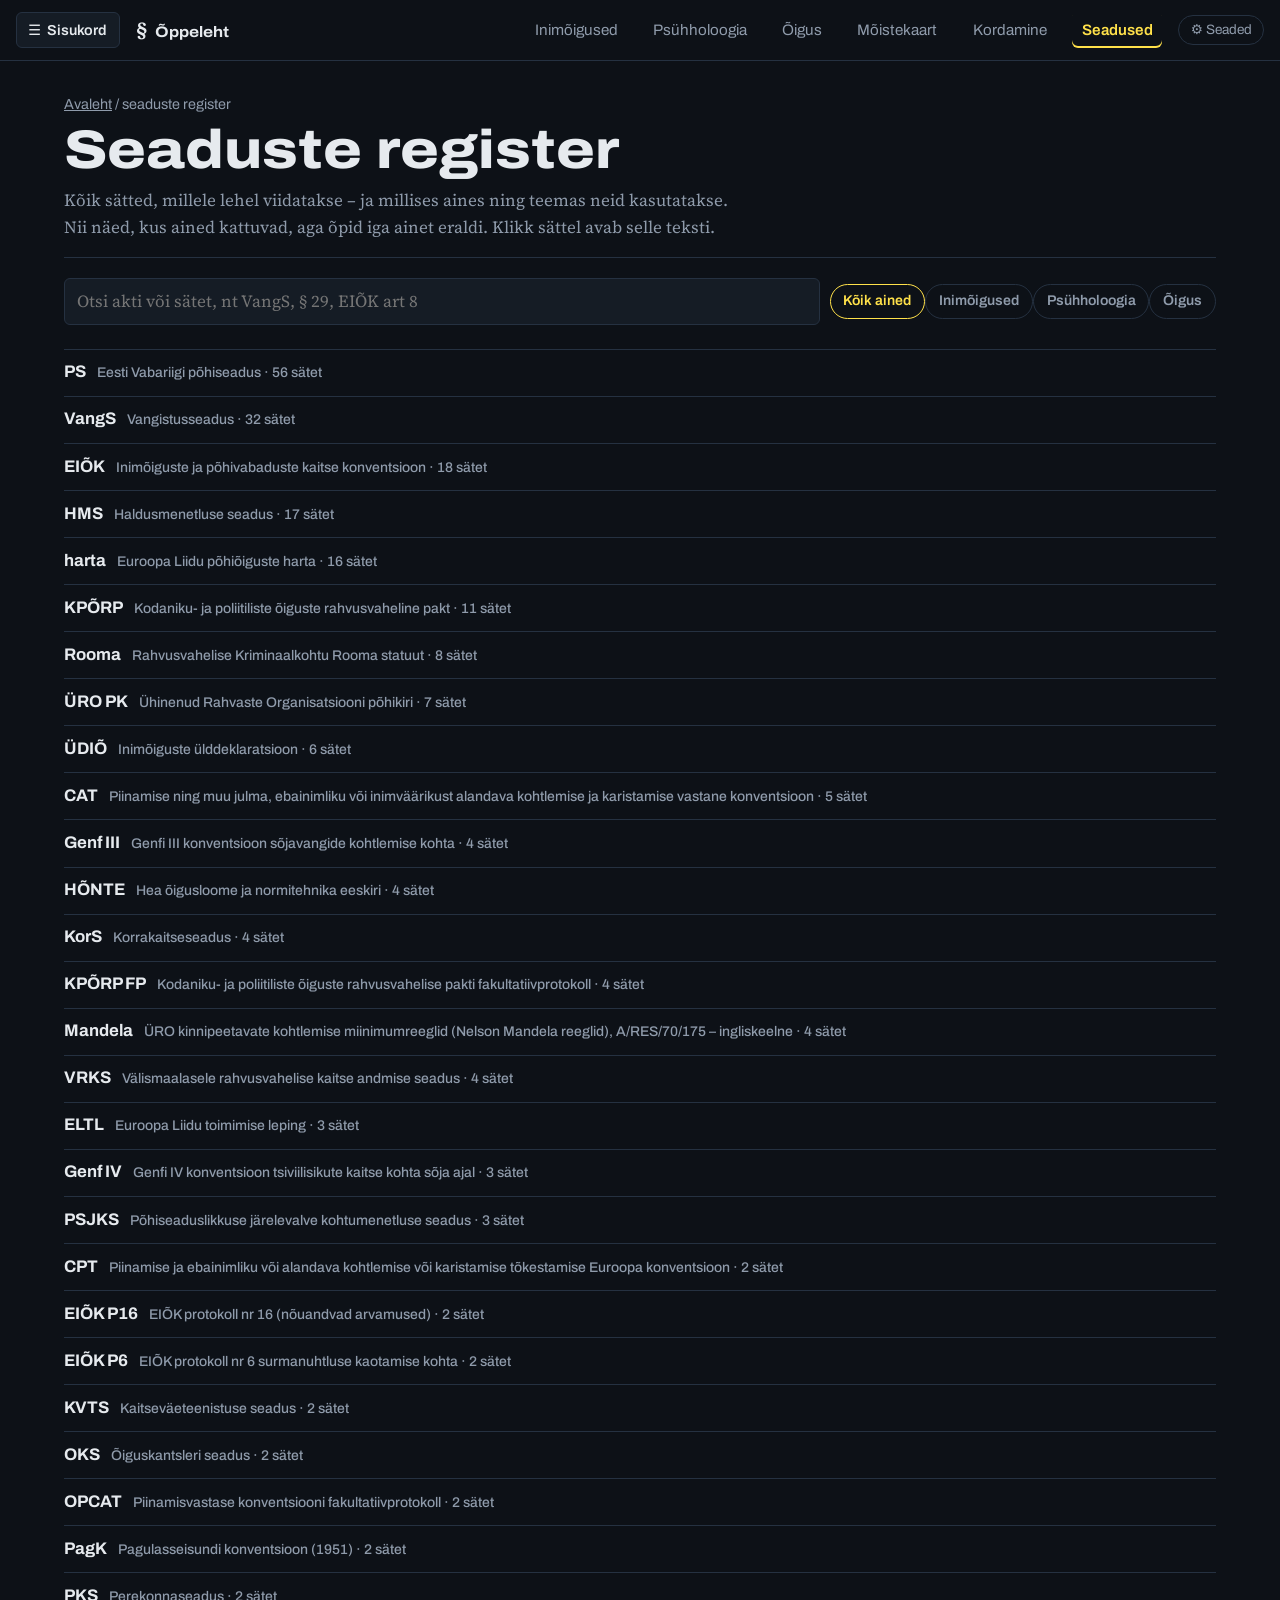
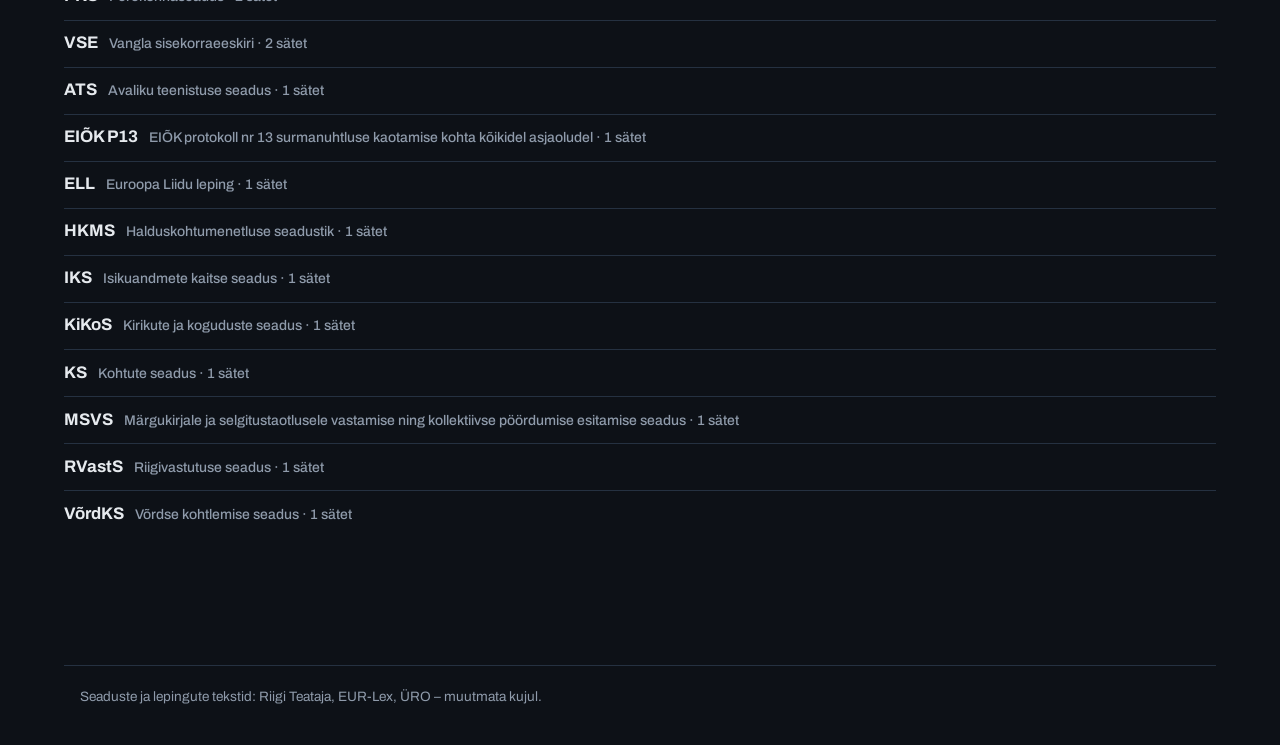
<file: seadused.html>
<!doctype html>
<html lang="et">
<head>
<meta charset="utf-8">
<meta name="viewport" content="width=device-width, initial-scale=1">
<title>Seaduste register – Õppeleht</title>
<link rel="preconnect" href="https://fonts.googleapis.com">
<link rel="preconnect" href="https://fonts.gstatic.com" crossorigin>
<link href="https://fonts.googleapis.com/css2?family=Archivo:wdth,wght@62..125,400..800&family=Source+Serif+4:opsz,wght@8..60,300..700&display=swap" rel="stylesheet">
<link rel="stylesheet" href="assets/stiil.css?v=20261117a">
<link rel="icon" href="data:image/svg+xml,%3Csvg xmlns='http://www.w3.org/2000/svg' viewBox='0 0 32 32'%3E%3Crect width='32' height='32' rx='6' fill='%23f2c230'/%3E%3Ctext x='16' y='24' font-size='22' text-anchor='middle' font-family='Georgia' fill='%231c2733'%3E§%3C/text%3E%3C/svg%3E">
</head>
<body>
<header class="ylariba" id="ylariba"></header>

<main>
  <header class="aine-pais">
    <div class="murupuru"><a href="index.html">Avaleht</a> / seaduste register</div>
    <h1>Seaduste register</h1>
    <p>Kõik sätted, millele lehel viidatakse – ja millises aines ning teemas neid kasutatakse. Nii näed, kus ained kattuvad, aga õpid iga ainet eraldi. Klikk sättel avab selle teksti.</p>
  </header>

  <div class="reg-filtrid">
    <input id="otsi" type="search" placeholder="Otsi akti või sätet, nt VangS, § 29, EIÕK art 8" aria-label="Otsi akti või sätet" autocomplete="off">
    <div id="ainefilter" role="group" aria-label="Aine"></div>
  </div>

  <div class="register" id="register"><p class="tyhi">Laen registrit…</p></div>
</main>

<footer class="jalus">
  <p>Seaduste ja lepingute tekstid: Riigi Teataja, EUR-Lex, ÜRO – muutmata kujul.</p>
</footer>

<script src="assets/seadistus.js?v=20261117a"></script>
<script src="assets/app.js?v=20261117a"></script>
<script src="assets/ikoonid.js?v=20261117a"></script>
<script src="assets/skeemid.js?v=20261117a"></script>
<script>
(function () {
  const A = window.APP;
  A.kaivita({ leht: "seadused" });
  const $ = (id) => document.getElementById(id);
  const REF = /\[\[([^\]|]+)(?:\|[^\]]+)?\]\]/g;
  let aktiivneAine = "koik";

  // kogu teemast kõik viited (tekstis ja viite-väljadel)
  function viited(o, out) {
    if (Array.isArray(o)) o.forEach((x) => viited(x, out));
    else if (o && typeof o === "object") {
      for (const [k, v] of Object.entries(o)) {
        if (k.startsWith("_")) continue;
        if (k === "viide" && typeof v === "string") out.add(v);
        else if ((k === "viited" || k === "seos") && Array.isArray(v)) v.forEach((x) => out.add(x));
        else if (k === "tsitaat") continue;
        else viited(v, out);
      }
    } else if (typeof o === "string") { let m; while ((m = REF.exec(o))) out.add(m[1]); REF.lastIndex = 0; }
    return out;
  }

  const sorteeri = (a, b) => {
    const n = (s) => s.split("^").map(Number);
    const [x1, x2 = 0] = n(a), [y1, y2 = 0] = n(b);
    return x1 - y1 || x2 - y2;
  };

  A.andmed().then(({ tunnid, seadused }) => A.koikTeemadT().then((teemad) => {
    const aineNimi = {}; tunnid.ained.forEach((a) => (aineNimi[a.id] = a.lyhend));
    // säte -> [teemad]
    const reg = {};
    teemad.forEach((t) => {
      viited(t, new Set()).forEach((r) => {
        const x = A.parseRef(r); if (!x) return;
        (reg[x.voti] = reg[x.voti] || new Map()).set(t.id, t);
      });
    });
    // akt -> sätted
    const aktid = {};
    Object.keys(reg).forEach((voti) => {
      const s = seadused.satted[voti]; if (!s) return;
      (aktid[s.akt] = aktid[s.akt] || []).push({ voti, nr: s.nr });
    });
    const jarjekord = Object.keys(aktid).sort((a, b) => aktid[b].length - aktid[a].length || a.localeCompare(b, "et"));

    const kasutatudAined = tunnid.ained.filter((a) => teemad.some((t) => t._aine === a.id));
    $("ainefilter").innerHTML = `<button type="button" data-aine="koik" aria-pressed="true">Kõik ained</button>` +
      kasutatudAined.map((a) => `<button type="button" data-aine="${a.id}" aria-pressed="false">${A.esc(a.lyhend)}</button>`).join("");

    function joonista() {
      const q = $("otsi").value.trim().toLowerCase();
      const html = jarjekord.map((akt) => {
        const m = seadused.aktid[akt] || {};
        const read = aktid[akt].sort((a, b) => sorteeri(a.nr, b.nr)).map(({ voti }) => {
          let tt = [...reg[voti].values()];
          if (aktiivneAine !== "koik") tt = tt.filter((t) => t._aine === aktiivneAine);
          if (!tt.length) return "";
          const otsitav = (voti + " " + (m.pealkiri || "") + " " + (seadused.satted[voti].read[0] || "")).toLowerCase();
          if (q && !otsitav.includes(q)) return "";
          return `<div class="reg-rida"><div>${A.refNupp(voti)}</div><div class="reg-teemad">${tt.map((t) =>
            `<a href="teema.html?id=${t.id}"><span class="ainesilt">${A.esc(aineNimi[t._aine] || "")}</span>${A.esc(t.pealkiri)}</a>`).join("")}</div></div>`;
        }).join("");
        if (!read) return "";
        const n = (read.match(/class="reg-rida"/g) || []).length;
        return `<details class="reg-akt"${q ? " open" : ""}><summary>${A.esc(akt)} <small>${A.esc(m.pealkiri || "")} · ${n} sätet</small></summary>${read}</details>`;
      }).join("");
      $("register").innerHTML = html || `<p class="tyhi">Selle valikuga sätteid ei leitud.</p>`;
    }
    $("otsi").addEventListener("input", joonista);
    $("ainefilter").addEventListener("click", (e) => {
      const b = e.target.closest("button[data-aine]"); if (!b) return;
      aktiivneAine = b.dataset.aine;
      $("ainefilter").querySelectorAll("button").forEach((x) => x.setAttribute("aria-pressed", x === b));
      joonista();
    });
    joonista();
  })).catch((e) => A.viga($("register"), e));
})();
</script>
</body>
</html>
</file>
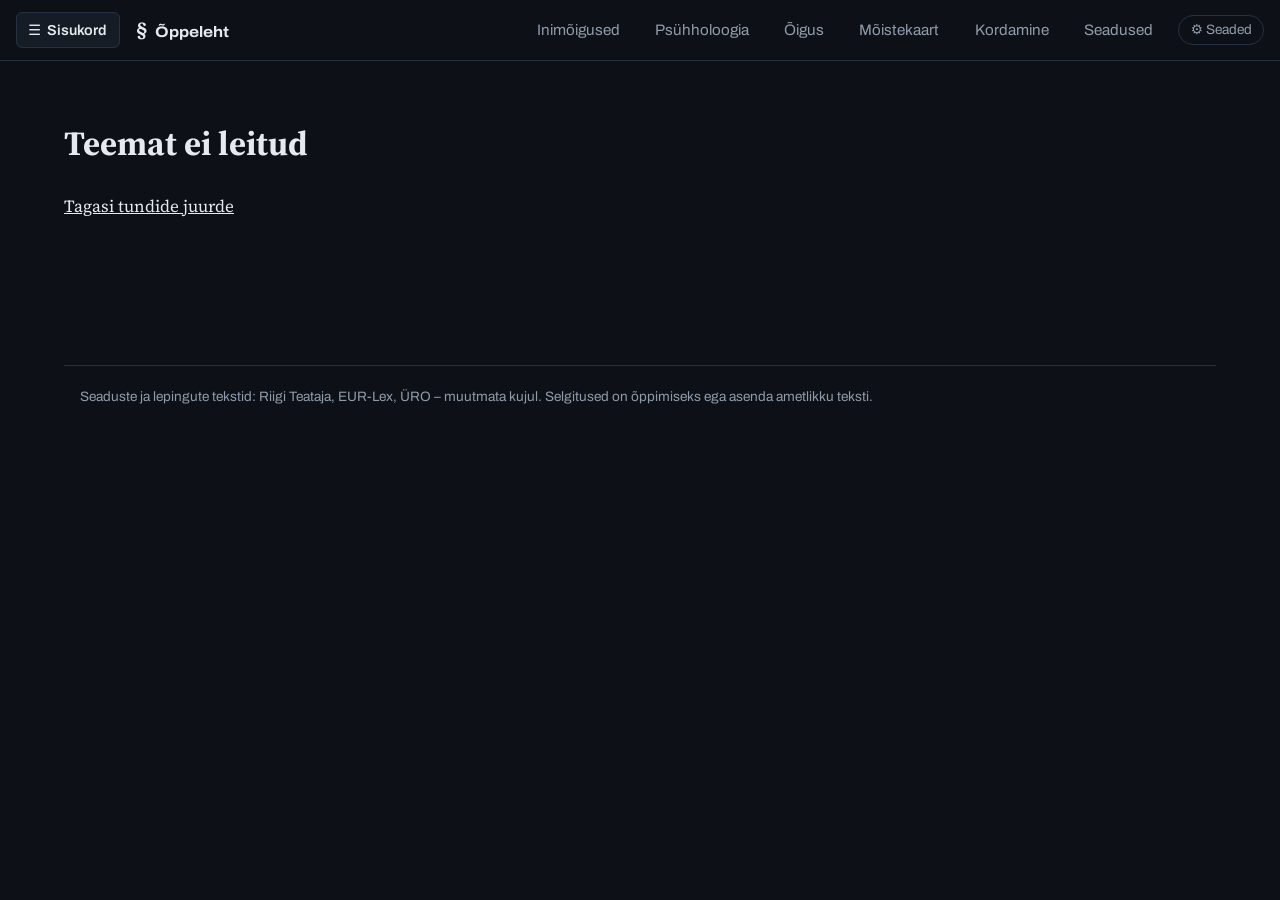
<file: teema.html>
<!doctype html>
<html lang="et">
<head>
<meta charset="utf-8">
<meta name="viewport" content="width=device-width, initial-scale=1">
<title>Teema – Õppeleht</title>
<link rel="preconnect" href="https://fonts.googleapis.com">
<link rel="preconnect" href="https://fonts.gstatic.com" crossorigin>
<link href="https://fonts.googleapis.com/css2?family=Archivo:wdth,wght@62..125,400..800&family=Source+Serif+4:opsz,wght@8..60,300..700&display=swap" rel="stylesheet">
<link rel="stylesheet" href="assets/stiil.css?v=20261117a">
<link rel="icon" href="data:image/svg+xml,%3Csvg xmlns='http://www.w3.org/2000/svg' viewBox='0 0 32 32'%3E%3Crect width='32' height='32' rx='6' fill='%23f2c230'/%3E%3Ctext x='16' y='24' font-size='22' text-anchor='middle' font-family='Georgia' fill='%231c2733'%3E§%3C/text%3E%3C/svg%3E">
</head>
<body>
<header class="ylariba" id="ylariba"></header>

<main id="leht"><p class="vahe tyhi" style="margin-top:2rem">Laen teemat…</p></main>

<footer class="jalus">
  <p>Seaduste ja lepingute tekstid: Riigi Teataja, EUR-Lex, ÜRO – muutmata kujul. Selgitused on õppimiseks ega asenda ametlikku teksti.</p>
</footer>

<script src="assets/seadistus.js?v=20261117a"></script>
<script src="assets/app.js?v=20261117a"></script>
<script src="assets/ikoonid.js?v=20261117a"></script>
<script src="assets/skeemid.js?v=20261117a"></script>
<script src="assets/joonised.js?v=20261117a"></script>
<script>
(function () {
  const A = window.APP;
  const leht = document.getElementById("leht");
  const id = new URLSearchParams(location.search).get("id");
  const li = (x) => `<li>${A.md(x)}</li>`;
  const ul = (a) => (a && a.length ? `<ul>${a.map(li).join("")}</ul>` : "");

  A.andmed().then(({ tunnid }) => {
    let tund = null, kirje = null, jrj = [];
    tunnid.tunnid.forEach((t) => t.teemad.forEach((tm) => { if (tm.id === id) { tund = t; kirje = tm; } }));
    // lehitsemine ainult sama aine sees (tund → järgmine tund)
    if (tund) tunnid.tunnid.filter((t) => t.aine === tund.aine).forEach((t) => t.teemad.forEach((tm) => jrj.push(Object.assign({ _tund: t }, tm))));
    if (kirje) kirje = jrj.find((x) => x.id === id);
    A.kaivita({ leht: "teema", aine: tund && tund.aine, tund: tund && tund.id, teema: id });
    if (!kirje) { leht.innerHTML = `<div class="vahe" style="padding-top:2rem"><h1>Teemat ei leitud</h1><p><a href="index.html">Tagasi tundide juurde</a></p></div>`; return; }
    const i = jrj.indexOf(kirje);
    return Promise.all([A.lae(kirje.fail), jrj[i - 1] ? A.lae(jrj[i - 1].fail) : null, jrj[i + 1] ? A.lae(jrj[i + 1].fail) : null])
      .then(([t, eel, jar]) => joonista(t, tund, eel && Object.assign({ _tund: jrj[i - 1]._tund }, eel), jar && Object.assign({ _tund: jrj[i + 1]._tund }, jar), { nr: tund.teemad.findIndex((x) => x.id === id) + 1, kokku: tund.teemad.length }));
  }).catch((e) => { A.kaivita({ leht: "teema" }); A.viga(leht, e); });

  function joonista(t, tund, eel, jar, asukoht) {
    document.title = `${t.pealkiri} – Õppeleht`;
    const aine = (A.tunnid.ained || []).find((a) => a.id === tund.aine) || { id: "", nimi: "", lyhend: "" };
    A.salvestaViimati({ id: t.id, pealkiri: t.pealkiri, aine: aine.lyhend });
    const o = t.osad;
    const lk = (x) => (x || "").split(/\n\n+/).map((y) => `<p>${A.md(y)}</p>`).join("");
    const sk = (x) => (x && x.skeem ? A.skeem(x.skeem) : "");
    // Psühholoogia mall: 1) lühidalt (päises), 2) materjal tervikuna, 3) skeem, 4) inspektor-kontaktisiku töös
    const psuh = t.mall === "psuh";
    const sisuOsa = (x) => x.tekst != null ? lk(x.tekst) : x.punktid ? ul(x.punktid) : x.loend ? `<ol class="mat-loend">${x.loend.map(li).join("")}</ol>` : "";
    const plokk = (b) => `<div class="mat-plokk">${b.pealkiri ? `<h3>${A.md(b.pealkiri)}</h3>` : ""}${(b.sisu || []).map(sisuOsa).join("")}</div>`;
    const osad = psuh ? [
      { id: "lyhidalt", nimi: "Lühidalt", html: () => `<p class="lyhidalt-osa">${A.md(t.lyhidalt)}</p>` },
      { id: "materjal", nimi: "Materjal tervikuna", html: () => (t.materjal || []).map(plokk).join("") },
      ...(t.skeemid && t.skeemid.length ? [{ id: "skeem", nimi: "Skeem", html: () => A.skeem(t.skeemid) }] : []),
      { id: "inspektor", nimi: "Inspektor-kontaktisiku töös", html: () => {
          const i = t.inspektor || {};
          return (i.sisu || []).map(sisuOsa).join("") + (i.naide ? `<div class="naide">
            <div class="olukord"><h3>Olukord</h3><p>${A.md(i.naide.olukord)}</p></div>
            <div><h3>Mida teha</h3><p>${A.md(i.naide.analyys)}</p></div></div>` : ""); } }
    ] : [
      { id: "pohimote", nimi: o.pohimote.pealkiri || "Mis see on", html: () =>
          lk(o.pohimote.tekst) +
          (o.pohimote.tsitaat ? `<blockquote class="tsitaat">${A.esc(o.pohimote.tsitaat.tekst)}<cite>${A.esc(o.pohimote.tsitaat.viide)} – sõna-sõnalt</cite></blockquote>` : "") +
          ul(o.pohimote.punktid) + sk(o.pohimote) + lk(o.pohimote.jarel) },
      { id: "alus", nimi: o.alus.pealkiri || "Õiguslik alus", html: () => lk(o.alus.tekst) +
          `<div class="alused">${(o.alus.read || []).map((r) => `<div class="alus-rida"><div class="alus-tase">${A.esc(r.tase)}</div>
            <div class="alus-viited">${r.viited.map((v) => A.refNupp(v)).join("")}</div><div class="alus-tekst">${A.md(r.tekst)}</div></div>`).join("")}</div>` + sk(o.alus) },
      { id: "piiramine", nimi: o.piiramine.pealkiri || "Piiramine ja proportsionaalsus", html: () =>
          lk(o.piiramine.tekst) + ul(o.piiramine.punktid) + sk(o.piiramine) + lk(o.piiramine.jarel) },
      { id: "vangla", nimi: "Vanglas", html: () =>
          lk(o.vangla.tekst) + sk(o.vangla) + (o.vangla.naide ? `<div class="naide">
            <div class="olukord"><h3>Olukord</h3><p>${A.md(o.vangla.naide.olukord)}</p></div>
            <div><h3>Analüüs</h3><p>${A.md(o.vangla.naide.analyys)}</p></div></div>` : "") +
          (t.naited && t.naited.length ? `<p class="naide-rida">${naiteNupp(t, t.naited.length > 1 ? "Vaata päris juhtumeid" : "Vaata päris juhtumit")}</p>` : "") },
      { id: "tyypviga", nimi: "Tüüpviga eksamil", html: () => `<div class="tyypviga">${ul(o.tyypviga.punktid)}</div>` }
    ];
    const lisad = psuh ? [] : [
      ...(t.skeem &&(!Array.isArray(t.skeem) || t.skeem.length) ? [{ id: "skeem", nimi: t.skeem_pealkiri || "Skeem", html: () => A.skeem(t.skeem) }] : []),
      ...(t.vastus && t.vastus.length ? [{ id: "vastus", nimi: "Tunni küsimus", html: () => t.vastus.map((v) =>
          `<div class="vastus-kast"><h3>Kordamisküsimus ${v.nr}</h3><div class="kysimus">${A.esc(A.kysTekst(tund, v.nr))}</div><h3 style="margin-top:.8rem">Vastus</h3>${ul(v.punktid)}</div>`).join("") }] : []),
      { id: "harjutused", nimi: "Harjuta", html: () => t.harjutused.map((h, k) => A.harjutusHtml(h, `h${k}`)).join("") }
    ];
    if ((t.erinevused && t.erinevused.length) || (t.valjast && t.valjast.length)) {
      lisad.push({ id: "allikad", nimi: "Allikate märkused", html: () =>
        (t.erinevused || []).map((e) => `<div class="erinevus"><h3>${A.md(e.teema)}</h3><dl>
          <dt>${A.esc(e.silt || "Konspekt")}</dt><dd>${A.md(e.konspekt)}</dd><dt>${A.esc(e.silt2 || "Ametlik tekst")}</dt><dd>${A.md(e.ametlik)}</dd>
          ${e.markus ? `<dt>Märkus</dt><dd>${A.md(e.markus)}</dd>` : ""}</dl></div>`).join("") +
        ((t.valjast || []).length ? `<div class="valjast"><p><strong>Väljastpoolt tunnimaterjali:</strong></p>${t.valjast.map((v) =>
          `<p>${A.md(v.tekst)} <em>(${A.esc(v.allikas)})</em></p>`).join("")}</div>` : "") });
    }
    const koik = osad.map((x, k) => ({ ...x, nr: k + 1 })).concat(lisad);
    const menyy = koik.map((x) => `<li><a href="#${x.id}">${x.nr ? x.nr + ". " : ""}${A.esc(x.nimi)}</a></li>`).join("");
    const sisu = koik.map((x) => `<section class="osa" id="${x.id}" aria-labelledby="${x.id}-p">
      <h2 id="${x.id}-p">${x.nr ? `<span class="onr">${x.nr}</span>` : ""}${A.esc(x.nimi)}</h2>${x.html()}</section>`).join("");
    const kys = !t.kysimused.length ? "" : t.kysimused.length > 1 ? `Kordamisküsimused ${t.kysimused.join(", ")}. ` : `Kordamisküsimus ${t.kysimused[0]}. `;
    const link = (x, klass, silt) => {
      if (!x) return "";
      const uusTund = x._tund.id !== tund.id;
      const s = uusTund ? (klass === "jargmine" ? `Järgmine tund ${x._tund.nr} · ${A.esc(x._tund.pealkiri)}` : `Eelmine tund ${x._tund.nr}`) : silt;
      return `<a class="${klass}" href="teema.html?id=${x.id}">${x.ikoon ? `<span class="l-ikoon">${A.ikoon(x.ikoon)}</span>` : ""}<span class="l-tekst"><small>${s}</small><b>${A.esc(x.pealkiri)}</b></span>${klass === "jargmine" ? '<span class="l-nool" aria-hidden="true">→</span>' : ""}</a>`;
    };
    const lopp = !jar ? `<a class="jargmine lopp" href="kordamine.html?tund=${tund.id}"><span class="l-tekst"><small>Tunni viimane teema</small><b>Korda kogu tundi</b></span><span class="l-nool" aria-hidden="true">→</span></a>` : "";
    const sammud = `<div class="lehitse-seis" aria-label="Teema ${asukoht.nr} / ${asukoht.kokku} selles tunnis">${Array.from({ length: asukoht.kokku }, (_, k) => `<i class="${k + 1 < asukoht.nr ? "tehtud" : k + 1 === asukoht.nr ? "praegu" : ""}"></i>`).join("")}<span>Teema ${asukoht.nr} / ${asukoht.kokku}</span></div>`;

    leht.innerHTML = `
      <header class="teema-pais">
        <div class="murupuru"><a href="index.html">Avaleht</a> / <a href="aine.html?id=${aine.id}">${A.esc(aine.nimi)}</a> / tund ${tund.nr}: ${A.esc(tund.pealkiri)} / teema ${t.jrk}</div>
        ${t.ikoon ? `<div class="teema-ikoon">${A.ikoon(t.ikoon)}</div>` : ""}
        <h1>${A.esc(t.pealkiri)}</h1>
        ${psuh ? "" : `<p class="lyhidalt">${A.md(t.lyhidalt)}</p>`}
        <div class="nupurida">${naiteNupp(t, "Päris näide")}
          <p class="kys">${kys}${(t.harjutused || []).length ? `<a href="kordamine.html?tund=${tund.id}&teema=${t.id}">Harjuta ainult seda teemat</a>` : ""}</p>
          <a class="kaardilink" href="moistekaart.html?vaade=${tund.id}&valitud=t:${t.id}">${A.ikoon("kaart")}Näita mõistekaardil</a>
          ${tund.faktid ? `<a class="kaardilink" href="faktileht.html?tund=${tund.id}">${A.ikoon("raamat")}Tunni faktileht</a>` : ""}</div>
      </header>
      <div class="teema-keha">
        <nav class="osad-menyy" aria-label="Teema osad"><ol>${menyy}</ol></nav>
        <div class="sisu">${sisu}
          <nav class="lehitse" aria-label="Teemade vahel">${sammud}<div class="lehitse-nupud">${link(jar, "jargmine", "Järgmine teema")}${lopp}${link(eel, "eelmine", "Eelmine teema")}</div></nav>
          <details class="tagasiside">
            <summary>Teata veast või paku parandust</summary>
            <form id="tagasiside" novalidate>
              <label>Mis osas viga on?
                <select name="osa">${koik.map((x) => `<option value="${x.id}">${A.esc(x.nimi)}</option>`).join("")}<option value="muu">Muu</option></select></label>
              <label>Mis on valesti ja kuidas peaks olema? Lisa võimalusel sätte viide.
                <textarea name="tekst" required minlength="5" maxlength="2000"></textarea></label>
              <label>Nimi (valikuline)
                <input name="nimi" maxlength="80" autocomplete="name"></label>
              <div><button class="nupp" type="submit">Saada ettepanek</button></div>
              <p class="teade" role="status" aria-live="polite"></p>
            </form>
          </details>
          
        </div>
      </div>`;

    A.seoHarjutused(leht);
    A.joonista(leht);
    leht.addEventListener("click", (e) => { const b = e.target.closest(".naite-nupp"); if (b) A.avaNaide(t.naited, 0, b); });
    seoTagasiside(t.id);
    seoMenyy();
    if (location.hash) { const el = document.querySelector(location.hash); if (el) el.scrollIntoView(); }
  }

  function naiteNupp(t, silt) {
    if (!t.naited || !t.naited.length) return "";
    return `<button type="button" class="naite-nupp" aria-haspopup="dialog">${A.esc(silt)}${t.naited.length > 1 ? ` (${t.naited.length})` : ""}</button>`;
  }

  function seoTagasiside(teema) {
    const f = document.getElementById("tagasiside");
    const teade = f.querySelector(".teade");
    f.addEventListener("submit", (e) => {
      e.preventDefault();
      const tekst = f.tekst.value.trim();
      if (tekst.length < 5) { teade.className = "teade viga"; teade.textContent = "Kirjuta vähemalt paar sõna: mis on valesti ja kuidas peaks olema."; f.tekst.focus(); return; }
      const nupp = f.querySelector("button"); nupp.disabled = true;
      teade.className = "teade"; teade.textContent = "Saadan…";
      A.saadaTagasiside({ teema, osa: f.osa.value, tekst, nimi: f.nimi.value.trim() || null })
        .then(() => { teade.className = "teade ok"; teade.textContent = "Ettepanek saadetud. Aitäh – see vaadatakse üle."; f.reset(); })
        .catch(() => { teade.className = "teade viga"; teade.textContent = "Saatmine ebaõnnestus. Kontrolli internetiühendust ja proovi uuesti."; })
        .finally(() => { nupp.disabled = false; });
    });
  }

  function seoMenyy() {
    const lingid = [...document.querySelectorAll(".osad-menyy a")];
    const kaart = new Map(lingid.map((a) => [a.getAttribute("href").slice(1), a]));
    if (!("IntersectionObserver" in window)) return;
    const io = new IntersectionObserver((kirjed) => {
      kirjed.forEach((k) => {
        if (k.isIntersecting) {
          lingid.forEach((a) => a.classList.remove("aktiivne"));
          const a = kaart.get(k.target.id);
          if (a) { a.classList.add("aktiivne"); const ol = a.closest("ol"); if (ol.scrollWidth > ol.clientWidth) ol.scrollLeft = a.offsetLeft - 16; }
        }
      });
    }, { rootMargin: "-20% 0px -70% 0px" });
    document.querySelectorAll(".osa").forEach((s) => io.observe(s));
  }
})();
</script>
</body>
</html>
</file>
<file: assets/stiil.css>
/* Turvalisus vanglas – õppeleht
   Värvid: igal toonil üks tähendus.
   marker = seaduseviide, vask = termin, rooste = tüüpviga. */

/* Vaikimisi TUME teema neoonaktsentidega; hele teema lülitiga (data-theme="light"). */
:root {
  --paber: #0d1117;
  --pind: #151c25;
  --tint: #e6eaee;
  --mahe: #8f9bab;
  --joon: #253141;
  --marker: #ffe14a;              /* neoonkollane – AINULT seaduseviited, võtmelaused */
  --marker-hele: rgba(255, 225, 74, .12);
  --vask: #2ef5d6;                /* neoontsüaan – AINULT terminid, õige vastus, vastused */
  --vask-hele: rgba(46, 245, 214, .10);
  --rooste: #ff4fa0;              /* neoonroosa – AINULT tüüpvead, vale vastus, erinevused */
  --rooste-hele: rgba(255, 79, 160, .10);
  --lilla: #b388ff;               /* neoonlilla – AINULT päris näited */
  --lilla-hele: rgba(179, 136, 255, .12);
  --fookus: #7fb0ff;
  --hoog: 1;                      /* sära tugevus (0 = väljas) */

  --kiri-pealkiri: "Archivo", "Arial Narrow", system-ui, sans-serif;
  --kiri-tekst: "Source Serif 4", Georgia, "Times New Roman", serif;

  --veerg: 42rem;
  --raadius: 6px;
  color-scheme: dark;
}
:root[data-theme="light"] {
  --paber: #ecEEea;
  --pind: #f7f8f5;
  --tint: #1c2733;
  --mahe: #56616e;
  --joon: #cdd2cc;
  --marker: #f2c230;
  --marker-hele: #fbe9a6;
  --vask: #2f6f6a;
  --vask-hele: #d7e7e4;
  --rooste: #a8432c;
  --rooste-hele: #f3ded7;
  --lilla: #6b3fd1;
  --lilla-hele: #ebe3fb;
  --fookus: #1f5fbf;
  --hoog: 0;
  color-scheme: light;
}

*, *::before, *::after { box-sizing: border-box; }
html { -webkit-text-size-adjust: 100%; }
body {
  margin: 0;
  background: var(--paber);
  color: var(--tint);
  font-family: var(--kiri-tekst);
  font-size: 1.0625rem;
  line-height: 1.6;
  overflow-x: hidden;
}
a { color: inherit; }
:focus-visible { outline: 3px solid var(--fookus); outline-offset: 2px; border-radius: 3px; }
button { font: inherit; color: inherit; }
sup { font-size: .7em; line-height: 0; }

/* ---------- päis ---------- */
.ylariba {
  display: flex; align-items: center; justify-content: space-between; gap: 1rem;
  padding: .75rem 1rem;
  border-bottom: 1px solid var(--joon);
  font-family: var(--kiri-pealkiri);
  font-size: .95rem;
}
.ylariba .logo {
  display: inline-flex; align-items: baseline; gap: .5rem;
  text-decoration: none; font-weight: 700; font-stretch: 112%;
}
.ylariba .logo b { font-family: var(--kiri-tekst); font-size: 1.35rem; color: var(--tint); }
.ylariba nav { display: flex; gap: 1rem; align-items: center; }
.ylariba nav a { text-decoration: none; color: var(--mahe); }
.ylariba nav a[aria-current="page"] { color: var(--tint); font-weight: 600; box-shadow: inset 0 -3px 0 var(--marker); }
/* seaded: teema + liikumine */
.seaded-kast { position: relative; }
.seaded-nupp {
  border: 1px solid var(--joon); background: transparent; border-radius: 999px;
  padding: .2rem .7rem; cursor: pointer; color: var(--mahe); font-family: var(--kiri-pealkiri); font-size: .85rem; white-space: nowrap;
}
.seaded-nupp[aria-expanded="true"] { color: var(--tint); border-color: var(--tint); }
.seaded-menyy {
  position: absolute; right: 0; top: calc(100% + .4rem); z-index: 60; width: 15.5rem;
  background: var(--pind); border: 1px solid var(--joon); border-radius: 10px; padding: .4rem;
  box-shadow: 0 16px 36px -14px rgba(0, 0, 0, .55);
}
.seaded-menyy[hidden] { display: none; }
.seaded-menyy button {
  display: flex; width: 100%; justify-content: space-between; align-items: center; gap: .8rem;
  border: 0; background: transparent; padding: .55rem .6rem; border-radius: 7px; cursor: pointer;
  font-family: var(--kiri-pealkiri); font-size: .92rem; text-align: left;
}
.seaded-menyy button:hover { background: var(--paber); }
.sm-lyliti { flex: none; width: 2.1rem; height: 1.2rem; border-radius: 99px; background: var(--joon); position: relative; }
.sm-lyliti::after { content: ""; position: absolute; left: .15rem; top: .15rem; width: .9rem; height: .9rem; border-radius: 50%; background: var(--mahe); transition: left .15s ease; }
[aria-checked="true"] > .sm-lyliti { background: var(--tint); }
[aria-checked="true"] > .sm-lyliti::after { left: 1.05rem; background: var(--paber); }
.sm-markus { margin: .3rem .6rem .35rem; font-family: var(--kiri-pealkiri); font-size: .75rem; color: var(--mahe); }

main { padding: 0 1rem 4rem; }
.vahe { max-width: 72rem; margin: 0 auto; }

/* ---------- avaleht ---------- */
.kangelane {
  display: grid; grid-template-columns: auto 1fr; gap: 0 1.5rem; align-items: end;
  max-width: 72rem; margin: 0 auto; padding: 3rem 0 2rem;
  border-bottom: 2px solid var(--tint);
}
.kangelane .para {
  font-family: var(--kiri-tekst); font-weight: 300;
  font-size: clamp(6rem, 18vw, 13rem); line-height: .78; color: var(--tint);
  position: relative; padding: 0 .1em;
  background: linear-gradient(transparent 58%, var(--marker) 58%, var(--marker) 88%, transparent 88%);
}
.kangelane h1 {
  font-family: var(--kiri-pealkiri); font-stretch: 118%; font-weight: 800;
  font-size: clamp(2.2rem, 6vw, 4.2rem); line-height: .95; margin: 0 0 .75rem; letter-spacing: -.01em;
}
.kangelane p { margin: 0; max-width: 38rem; color: var(--mahe); }
.kangelane .seis { margin-top: .75rem; font-family: var(--kiri-pealkiri); font-size: .85rem; }

.otsing { max-width: 72rem; margin: 1.5rem auto 0; display: flex; gap: .75rem; align-items: center; flex-wrap: wrap; }
.otsing label { font-family: var(--kiri-pealkiri); font-weight: 600; }
.otsing input {
  flex: 1 1 18rem; min-width: 0;
  font: inherit; padding: .6rem .8rem; border: 1px solid var(--joon); border-radius: var(--raadius);
  background: var(--pind); color: var(--tint);
}

.tund { max-width: 72rem; margin: 3rem auto 0; display: grid; grid-template-columns: 14rem 1fr; gap: 2rem; }
.tund-info { position: relative; }
.tund-info .nr { font-family: var(--kiri-pealkiri); font-stretch: 125%; font-weight: 800; font-size: 3.2rem; line-height: 1; }
.tund-info h2 { font-family: var(--kiri-pealkiri); font-size: 1.35rem; line-height: 1.15; margin: .4rem 0; }
.tund-info .kp { font-family: var(--kiri-pealkiri); color: var(--mahe); font-size: .9rem; }
.tund-info p { font-size: .95rem; color: var(--mahe); }
.tund-info .nupud { display: flex; flex-direction: column; gap: .4rem; margin-top: 1rem; }
.tund.tulemas { opacity: .7; }
.tund.tulemas .tund-sisu { border: 1px dashed var(--joon); border-radius: var(--raadius); padding: 1.25rem; color: var(--mahe); }

.plokk h3 {
  font-family: var(--kiri-pealkiri); font-weight: 600; font-size: 1rem; color: var(--mahe);
  margin: 0 0 .25rem; padding-bottom: .4rem; border-bottom: 1px solid var(--joon);
}
.plokk + .plokk { margin-top: 2rem; }
.teemad { list-style: none; margin: 0; padding: 0; }
.teemad li a {
  display: grid; grid-template-columns: 2.5rem 1fr auto; gap: .25rem 1rem; align-items: baseline;
  text-decoration: none; padding: .85rem .25rem; border-bottom: 1px solid var(--joon);
}
.teemad li a:hover .t-pealkiri { box-shadow: inset 0 -.4em 0 var(--marker-hele); }
.t-nr { font-family: var(--kiri-pealkiri); font-weight: 700; color: var(--mahe); }
.t-pealkiri { font-family: var(--kiri-pealkiri); font-weight: 650; font-size: 1.12rem; line-height: 1.25; }
.t-lyhidalt { grid-column: 2 / 4; color: var(--mahe); font-size: .95rem; line-height: 1.45; }
.t-k { font-family: var(--kiri-pealkiri); font-size: .8rem; color: var(--mahe); white-space: nowrap; }
.peidetud { display: none !important; }
.tyhi { color: var(--mahe); font-style: italic; }

.meetod, .sonastik { max-width: 72rem; margin: 4rem auto 0; }
.meetod > h2, .sonastik > h2 { font-family: var(--kiri-pealkiri); font-stretch: 112%; font-size: 1.6rem; margin: 0 0 .5rem; }
.meetod > p, .sonastik > p { color: var(--mahe); max-width: var(--veerg); margin-top: 0; }
.sonastik dl { display: grid; grid-template-columns: repeat(auto-fill, minmax(16rem, 1fr)); gap: 1rem 2rem; margin: 1rem 0 0; }
.sonastik dt { font-family: var(--kiri-pealkiri); font-weight: 650; }
.sonastik dd { margin: .2rem 0 0; color: var(--mahe); font-size: .95rem; }

/* ---------- nupud ---------- */
.nupp {
  display: inline-flex; align-items: center; justify-content: center; gap: .4rem;
  font-family: var(--kiri-pealkiri); font-weight: 600; font-size: .95rem;
  padding: .55rem .95rem; border-radius: var(--raadius); border: 1.5px solid var(--tint);
  background: var(--tint); color: var(--paber); text-decoration: none; cursor: pointer;
}
.nupp.teine { background: transparent; color: var(--tint); }
.nupp:disabled { opacity: .5; cursor: not-allowed; }

/* ---------- viited ja terminid ---------- */
.ref {
  font: inherit; font-family: var(--kiri-pealkiri); font-size: .9em; font-weight: 600;
  background: linear-gradient(transparent 52%, var(--marker) 52%, var(--marker) 92%, transparent 92%);
  border: 0; padding: 0 .15em; margin: 0; cursor: pointer; color: var(--tint);
  white-space: nowrap; border-radius: 2px;
}
.ref:hover, .ref[aria-expanded="true"] { background: var(--marker); }
.term {
  font: inherit; background: none; border: 0; padding: 0; margin: 0; cursor: pointer; color: inherit;
  text-decoration: underline dotted var(--vask) 2px; text-underline-offset: .22em;
}
.term:hover, .term[aria-expanded="true"] { background: var(--vask-hele); }

/* ---------- hüpikaken (sätte lipik) ---------- */
.lipik {
  position: fixed; z-index: 70; width: min(34rem, calc(100vw - 2rem));
  max-height: min(70vh, 34rem); overflow: auto;
  background: var(--pind); color: var(--tint);
  border: 1px solid var(--joon); border-top: 6px solid var(--marker);
  border-radius: var(--raadius);
  box-shadow: 0 18px 40px -12px rgba(15, 25, 35, .35);
  padding: 1rem 1.15rem 1.1rem;
}
.lipik.termin { border-top-color: var(--vask); }
.lipik[hidden] { display: none; }
.lipik .l-pais { display: flex; justify-content: space-between; gap: 1rem; align-items: start; }
.lipik .l-viide { font-family: var(--kiri-pealkiri); font-weight: 800; font-size: 1.2rem; font-stretch: 110%; }
.lipik .l-akt { font-family: var(--kiri-pealkiri); font-size: .85rem; color: var(--mahe); margin-top: .1rem; }
.lipik .sulge { border: 0; background: transparent; font-size: 1.5rem; line-height: 1; cursor: pointer; padding: .1rem .35rem; color: var(--mahe); }
.lipik .l-tekst { margin-top: .75rem; font-size: 1rem; line-height: 1.55; }
.lipik .l-tekst p { margin: 0 0 .45rem; }
.lipik .l-tekst p.esile { background: var(--marker-hele); box-shadow: -.5rem 0 0 var(--marker-hele), .5rem 0 0 var(--marker-hele); border-left: 3px solid var(--marker); margin-left: -.5rem; padding-left: .35rem; }
.lipik .l-tekst p.pealk { font-family: var(--kiri-pealkiri); font-weight: 650; }
.lipik .muudatus { display: block; font-family: var(--kiri-pealkiri); font-size: .75rem; color: var(--mahe); }
.lipik .l-meta { margin-top: .8rem; padding-top: .6rem; border-top: 1px solid var(--joon); font-family: var(--kiri-pealkiri); font-size: .8rem; color: var(--mahe); display: grid; gap: .2rem; }
.lipik .silt { display: inline-block; background: var(--rooste-hele); color: var(--rooste); border-radius: 3px; padding: 0 .35rem; font-weight: 600; }
.lipik .l-term { font-family: var(--kiri-pealkiri); font-weight: 800; font-size: 1.2rem; }
.lipik .l-allikas { font-family: var(--kiri-pealkiri); font-size: .8rem; color: var(--mahe); margin-top: .5rem; }

@media (max-width: 640px) {
  .lipik { left: 0 !important; right: 0; bottom: 0; top: auto !important; width: 100%; max-height: 72vh; border-radius: 12px 12px 0 0; }
}

/* ---------- teema leht ---------- */
.teema-pais { max-width: 72rem; margin: 0 auto; padding: 2rem 0 1.5rem; border-bottom: 2px solid var(--tint); }
.murupuru { font-family: var(--kiri-pealkiri); font-size: .9rem; color: var(--mahe); }
.murupuru a { color: var(--mahe); }
.teema-pais h1 { font-family: var(--kiri-pealkiri); font-stretch: 115%; font-weight: 800; font-size: clamp(1.9rem, 5vw, 3.2rem); line-height: 1.02; margin: .6rem 0 .8rem; }
.teema-pais .lyhidalt { font-size: 1.15rem; max-width: var(--veerg); margin: 0; }
.teema-pais .kys { margin-top: 1rem; font-family: var(--kiri-pealkiri); font-size: .9rem; color: var(--mahe); }

.teema-keha { max-width: 72rem; margin: 0 auto; display: grid; grid-template-columns: 13rem minmax(0, 1fr); gap: 3rem; padding-top: 2rem; }
.osad-menyy { position: sticky; top: 1rem; align-self: start; font-family: var(--kiri-pealkiri); font-size: .92rem; }
.osad-menyy ol { list-style: none; margin: 0; padding: 0; border-left: 2px solid var(--joon); }
.osad-menyy a { display: block; padding: .35rem .75rem; text-decoration: none; color: var(--mahe); margin-left: -2px; border-left: 2px solid transparent; }
.osad-menyy a.aktiivne { color: var(--tint); border-left-color: var(--tint); font-weight: 650; }
.sisu { min-width: 0; max-width: var(--veerg); }
.osa { scroll-margin-top: 1rem; padding-bottom: 2.25rem; }
.osa > h2 { display: flex; gap: .75rem; align-items: baseline; font-family: var(--kiri-pealkiri); font-size: 1.45rem; font-stretch: 108%; margin: 0 0 .75rem; }
.osa > h2 .onr { font-stretch: 125%; font-weight: 800; color: var(--mahe); min-width: 1.4rem; }
.sisu p { margin: 0 0 .9rem; }
.sisu ul { padding-left: 1.2rem; margin: 0 0 1rem; }
.sisu li { margin-bottom: .45rem; }
.tsitaat { margin: 1rem 0; padding: .6rem 0 .6rem 1rem; border-left: 4px solid var(--marker); font-style: italic; }
.tsitaat cite { display: block; font-style: normal; font-family: var(--kiri-pealkiri); font-size: .85rem; color: var(--mahe); margin-top: .3rem; }

.alused { display: grid; gap: 0; margin: 0; }
.alus-rida { display: grid; grid-template-columns: 9rem 1fr; gap: .25rem 1rem; padding: .7rem 0; border-top: 1px solid var(--joon); }
.alus-rida:last-child { border-bottom: 1px solid var(--joon); }
.alus-tase { font-family: var(--kiri-pealkiri); font-weight: 650; font-size: .92rem; }
.alus-viited { display: flex; flex-wrap: wrap; gap: .35rem .6rem; }
.alus-tekst { grid-column: 2; color: var(--mahe); font-size: .95rem; }

.naide { margin-top: 1rem; border: 1px solid var(--joon); border-radius: var(--raadius); background: var(--pind); }
.naide > div { padding: .9rem 1rem; }
.naide .olukord { border-bottom: 1px dashed var(--joon); }
.naide h3 { font-family: var(--kiri-pealkiri); font-size: .95rem; margin: 0 0 .3rem; }
.naide p { margin: 0; }

.tyypviga ul { list-style: none; padding: 0; }
.tyypviga li { position: relative; padding: .55rem .75rem .55rem 2.2rem; background: var(--rooste-hele); border-radius: var(--raadius); margin-bottom: .5rem; }
.tyypviga li::before { content: "✕"; position: absolute; left: .8rem; top: .55rem; color: var(--rooste); font-family: var(--kiri-pealkiri); font-weight: 800; }

.vastus-kast { border: 2px solid var(--tint); border-radius: var(--raadius); padding: 1rem 1.15rem; margin-bottom: 1rem; }
.vastus-kast h3 { font-family: var(--kiri-pealkiri); font-size: 1rem; margin: 0 0 .5rem; }
.vastus-kast .kysimus { font-style: italic; color: var(--mahe); margin-bottom: .6rem; }

.erinevus { border-left: 4px solid var(--rooste); padding: .25rem 0 .25rem 1rem; margin-bottom: 1.25rem; }
.erinevus h3 { font-family: var(--kiri-pealkiri); font-size: 1rem; margin: 0 0 .4rem; }
.erinevus dl { display: grid; grid-template-columns: 6.5rem 1fr; gap: .3rem .8rem; margin: 0; font-size: .95rem; }
.erinevus dt { font-family: var(--kiri-pealkiri); font-weight: 600; color: var(--mahe); }
.erinevus dd { margin: 0; }
.valjast { font-size: .92rem; color: var(--mahe); border-top: 1px solid var(--joon); padding-top: .75rem; }
.valjast p { margin: 0 0 .5rem; }

/* lehitsemine: suur „Järgmine teema” nupp + väiksem „Eelmine” */
.lehitse { margin-top: 3rem; padding-top: 1.4rem; border-top: 2px solid var(--tint); font-family: var(--kiri-pealkiri); }
.lehitse-seis { display: flex; align-items: center; gap: .35rem; margin-bottom: .9rem; font-size: .85rem; color: var(--mahe); }
.lehitse-seis i { width: 1.6rem; height: .4rem; border-radius: 99px; background: var(--joon); }
.lehitse-seis i.tehtud { background: var(--mahe); }
.lehitse-seis i.praegu { background: var(--tint); }
.lehitse-seis span { margin-left: .5rem; }
.lehitse-nupud { display: grid; gap: .7rem; }
.lehitse a { display: flex; align-items: center; gap: .9rem; text-decoration: none; border-radius: 14px; }
.lehitse .l-tekst { display: grid; gap: .1rem; min-width: 0; }
.lehitse small { display: block; font-size: .82rem; }
.lehitse b { font-weight: 750; line-height: 1.2; }
.lehitse .jargmine { background: var(--tint); color: var(--paber); padding: 1.05rem 1.2rem; border: 2px solid var(--tint); }
.lehitse .jargmine small { color: var(--paber); opacity: .75; }
.lehitse .jargmine b { font-size: clamp(1.1rem, 2.6vw, 1.4rem); }
.lehitse .jargmine .l-nool { margin-left: auto; font-size: 2rem; line-height: 1; transition: transform .15s ease; }
.lehitse .jargmine:hover .l-nool, .lehitse .jargmine:focus-visible .l-nool { transform: translateX(5px); }
.lehitse .jargmine .l-ikoon { flex: none; display: grid; place-items: center; width: 3rem; height: 3rem; border-radius: 12px; background: var(--paber); color: var(--tint); }
.lehitse .jargmine .l-ikoon .ikoon { width: 1.9rem; height: 1.9rem; }
:root:not([data-theme="light"]) .lehitse .jargmine { box-shadow: 0 0 34px -10px rgba(230, 234, 238, .55); }
.lehitse .eelmine { border: 1.5px solid var(--joon); padding: .6rem .9rem; color: var(--mahe); }
.lehitse .eelmine:hover { border-color: var(--tint); color: var(--tint); }
.lehitse .eelmine .l-ikoon .ikoon { width: 1.3rem; height: 1.3rem; }
.lehitse .eelmine b { font-weight: 600; font-size: .95rem; }

/* ---------- harjutused ---------- */
.harjutus { border: 1px solid var(--joon); border-radius: var(--raadius); padding: 1rem 1.1rem; margin-bottom: 1rem; background: var(--pind); }
.harjutus .h-liik { font-family: var(--kiri-pealkiri); font-size: .8rem; color: var(--mahe); margin-bottom: .3rem; }
.harjutus .h-kys { font-weight: 600; margin-bottom: .7rem; }
.valikud { display: grid; gap: .45rem; }
.valik {
  text-align: left; border: 1.5px solid var(--joon); background: var(--paber); border-radius: var(--raadius);
  padding: .55rem .8rem; cursor: pointer; font-family: var(--kiri-tekst); font-size: 1rem;
}
.valik:hover:not(:disabled) { border-color: var(--tint); }
.valik.oige { border-color: var(--vask); background: var(--vask-hele); }
.valik.vale { border-color: var(--rooste); background: var(--rooste-hele); }
.valik:disabled { cursor: default; }
.selgitus { margin-top: .7rem; font-size: .95rem; }
.selgitus strong { font-family: var(--kiri-pealkiri); }
.ava-vastus { margin-top: .2rem; }
.kaasus-vastus { margin-top: .7rem; }
.kaasus-vastus ol { padding-left: 1.3rem; margin: 0; }

/* ---------- tagasiside ---------- */
.tagasiside { margin-top: 2.5rem; border-top: 1px solid var(--joon); padding-top: 1rem; }
.tagasiside summary { cursor: pointer; font-family: var(--kiri-pealkiri); font-weight: 600; }
.tagasiside form { display: grid; gap: .7rem; margin-top: .8rem; }
.tagasiside label { font-family: var(--kiri-pealkiri); font-size: .9rem; display: grid; gap: .25rem; }
.tagasiside textarea, .tagasiside input, .tagasiside select {
  font: inherit; font-family: var(--kiri-tekst); padding: .5rem .65rem; border: 1px solid var(--joon);
  border-radius: var(--raadius); background: var(--pind); color: var(--tint); width: 100%;
}
.tagasiside textarea { min-height: 6rem; resize: vertical; }
.teade { font-family: var(--kiri-pealkiri); font-size: .92rem; }
.teade.ok { color: var(--vask); }
.teade.viga { color: var(--rooste); }

/* ---------- skeemid ---------- */
.skeem { margin: 1.25rem 0 2rem; }
.skeem > h3 { font-family: var(--kiri-pealkiri); font-size: 1.05rem; margin: 0 0 .75rem; }
.skeem-kast { border: 1.5px solid var(--tint); border-radius: var(--raadius); background: var(--pind); padding: .65rem .8rem; }
.skeem-kast b { display: block; font-family: var(--kiri-pealkiri); font-size: .98rem; line-height: 1.25; }
.skeem-kast span { display: block; font-size: .9rem; color: var(--mahe); line-height: 1.4; margin-top: .15rem; }
.skeem-kast .ref { margin-top: .35rem; display: inline-block; }

/* voog */
.s-voog { list-style: none; margin: 0; padding: 0; display: grid; gap: .5rem; counter-reset: samm; }
.s-voog li { display: grid; grid-template-columns: 2.4rem 1fr; gap: .75rem; align-items: stretch; position: relative; counter-increment: samm; }
.s-voog li::before {
  content: counter(samm); display: grid; place-items: center; align-self: start;
  width: 2.4rem; height: 2.4rem; border-radius: 50%; background: var(--tint); color: var(--paber);
  font-family: var(--kiri-pealkiri); font-weight: 800; position: relative; z-index: 1;
}
.s-voog li:not(:last-child)::after {
  content: ""; position: absolute; left: 1.15rem; top: 2.4rem; bottom: -.5rem; width: 2px; background: var(--tint);
}

/* puu */
.s-puu .juur { max-width: 26rem; margin: 0 auto; text-align: center; }
.s-puu .harud { display: grid; grid-template-columns: repeat(auto-fit, minmax(13rem, 1fr)); gap: 1rem; margin-top: 1.4rem; position: relative; }
.s-puu .harud::before { content: ""; position: absolute; top: -1.4rem; left: 50%; height: 1.4rem; width: 2px; background: var(--tint); }
.s-puu .haru { border-top: 2px solid var(--tint); padding-top: .75rem; display: grid; gap: .5rem; align-content: start; }
.s-puu .haru > h4 { margin: 0; font-family: var(--kiri-pealkiri); font-size: 1rem; }
.s-puu .haru[data-toon="a"] .skeem-kast { border-color: var(--tint); }
.s-puu .haru[data-toon="b"] .skeem-kast { border-color: var(--vask); }
.s-puu .haru[data-toon="c"] .skeem-kast { border-style: dashed; }

/* tasandid */
.s-tasandid { display: grid; gap: .9rem; }
.s-tase { display: grid; grid-template-columns: 7rem 1fr; gap: .75rem; align-items: start; }
.s-tase > h4 { margin: .5rem 0 0; font-family: var(--kiri-pealkiri); font-size: 1rem; }
.s-tase .kastid { display: grid; grid-template-columns: repeat(auto-fit, minmax(11rem, 1fr)); gap: .5rem; }
.s-tase[data-toon="c"] .skeem-kast { border-style: dashed; }

/* võrdlus */
.s-vordlus { width: 100%; border-collapse: collapse; font-size: .95rem; }
.s-vordlus th, .s-vordlus td { text-align: left; vertical-align: top; padding: .55rem .6rem; border-bottom: 1px solid var(--joon); }
.s-vordlus thead th { font-family: var(--kiri-pealkiri); border-bottom: 2px solid var(--tint); }
.s-vordlus tbody th { font-family: var(--kiri-pealkiri); font-weight: 650; width: 9rem; }
.s-vordlus td .ref { white-space: normal; }

/* kaalud */
.s-kaalud { display: grid; grid-template-columns: 1fr 1fr; gap: 1rem; position: relative; padding-top: 2.4rem; }
.s-kaalud::before { content: ""; position: absolute; top: 1rem; left: 12%; right: 12%; height: 3px; background: var(--tint); border-radius: 2px; }
.s-kaalud::after { content: ""; position: absolute; top: 0; left: calc(50% - 1px); width: 2px; height: 1rem; background: var(--tint); }
.s-kaalud .vaagen { position: relative; }
.s-kaalud .vaagen::before { content: ""; position: absolute; top: -1.4rem; left: 50%; width: 2px; height: 1.4rem; background: var(--tint); }
.s-kaalud .silt-k { display: inline-block; margin-top: .4rem; font-family: var(--kiri-pealkiri); font-weight: 800; font-size: .8rem; padding: .05rem .45rem; border-radius: 3px; }
.s-kaalud .vaagen:first-child .silt-k { background: var(--rooste-hele); color: var(--rooste); }
.s-kaalud .vaagen:last-child .silt-k { background: var(--vask-hele); color: var(--vask); }
.s-kaalud-all { margin-top: .9rem; padding: .6rem .9rem; border: 1px dashed var(--joon); border-radius: var(--raadius); }
.s-kaalud-all ul { margin: 0; padding-left: 1.1rem; }

/* ---------- kordamine ---------- */
.kord-pais { max-width: 72rem; margin: 0 auto; padding: 2rem 0 1rem; border-bottom: 2px solid var(--tint); }
.kord-pais h1 { font-family: var(--kiri-pealkiri); font-stretch: 115%; font-weight: 800; font-size: clamp(1.9rem, 5vw, 3rem); margin: 0 0 .5rem; }
.kord-pais p { margin: 0; color: var(--mahe); max-width: var(--veerg); }
.sakid { display: flex; gap: .25rem; margin: 1.25rem 0 0; flex-wrap: wrap; }
.sakk { font-family: var(--kiri-pealkiri); font-weight: 600; border: 1.5px solid var(--tint); background: transparent; padding: .45rem .9rem; border-radius: var(--raadius); cursor: pointer; }
.sakk[aria-selected="true"] { background: var(--tint); color: var(--paber); }
.kord-keha { max-width: var(--veerg); margin: 1.5rem auto 0; }
.seaded { display: flex; flex-wrap: wrap; gap: .75rem 1.25rem; align-items: end; margin-bottom: 1.25rem; font-family: var(--kiri-pealkiri); font-size: .92rem; }
.seaded label { display: grid; gap: .25rem; }
.seaded label { min-width: 0; max-width: 100%; grid-template-columns: minmax(0, 1fr); }
.seaded select { max-width: 100%; text-overflow: ellipsis; font: inherit; padding: .4rem .5rem; border: 1px solid var(--joon); border-radius: var(--raadius); background: var(--pind); color: var(--tint); }
.skoor { font-family: var(--kiri-pealkiri); font-weight: 700; font-size: 1.1rem; margin: 1rem 0; }
.tk { border-bottom: 1px solid var(--joon); padding: .9rem 0; }
.tk .tk-kys { display: grid; grid-template-columns: 2rem 1fr; gap: .5rem; }
.tk .tk-nr { font-family: var(--kiri-pealkiri); font-weight: 800; }
.tk details { margin: .5rem 0 0 2.5rem; }
.tk summary { cursor: pointer; font-family: var(--kiri-pealkiri); font-size: .92rem; color: var(--mahe); }
.tk .tk-vastus { margin-top: .5rem; }
.tk .tk-vastus ul { padding-left: 1.1rem; }

/* ---------- jalus ---------- */
.jalus { max-width: 72rem; margin: 4rem auto 0; padding: 1.25rem 1rem 2rem; border-top: 1px solid var(--joon); font-family: var(--kiri-pealkiri); font-size: .85rem; color: var(--mahe); }
.jalus p { margin: 0 0 .3rem; max-width: 60rem; }

/* ---------- kitsas ekraan ---------- */
@media (max-width: 860px) {
  .tund { grid-template-columns: 1fr; gap: 1rem; }
  .tund-info .nupud { flex-direction: row; flex-wrap: wrap; }
  .teema-keha { grid-template-columns: minmax(0, 1fr); gap: 1rem; }
  .osad-menyy { min-width: 0; position: sticky; top: 0; z-index: 5; background: var(--paber); padding: .5rem 0; margin: 0 -1rem; padding-inline: 1rem; border-bottom: 1px solid var(--joon); }
  .osad-menyy ol { display: flex; gap: .25rem; overflow-x: auto; border-left: 0; scrollbar-width: none; }
  .osad-menyy a { white-space: nowrap; border-left: 0; border-bottom: 2px solid transparent; margin: 0; padding: .3rem .6rem; }
  .osad-menyy a.aktiivne { border-bottom-color: var(--tint); }
  .osa { scroll-margin-top: 3.5rem; }
}
@media (max-width: 640px) {
  body { font-size: 1rem; }
  .kangelane { grid-template-columns: 1fr; padding-top: 1.5rem; }
  .kangelane .para { font-size: 5.5rem; justify-self: start; margin-bottom: .5rem; }
  .ylariba nav { gap: .7rem; }
  .alus-rida { grid-template-columns: 1fr; }
  .alus-tekst { grid-column: 1; }
  .s-tase { grid-template-columns: 1fr; }
  .s-kaalud { grid-template-columns: 1fr; padding-top: 0; }
  .s-kaalud::before, .s-kaalud::after, .s-kaalud .vaagen::before { display: none; }
  .s-vordlus thead { display: none; }
  .s-vordlus, .s-vordlus tbody, .s-vordlus tr, .s-vordlus th, .s-vordlus td { display: block; width: auto; }
  .s-vordlus tr { border: 1px solid var(--joon); border-radius: var(--raadius); margin-bottom: .6rem; padding: .4rem .2rem; }
  .s-vordlus tbody th { border-bottom: 1px solid var(--joon); }
  .s-vordlus td { border: 0; padding: .3rem .6rem; }
  .s-vordlus td::before { content: attr(data-veerg); display: block; font-family: var(--kiri-pealkiri); font-size: .8rem; color: var(--mahe); }
  .erinevus dl { grid-template-columns: 1fr; }
  .teemad li a { grid-template-columns: 2rem 1fr; }
  .t-k { grid-column: 2; }
  .t-lyhidalt { grid-column: 2; }
}

@media (prefers-reduced-motion: no-preference) {
  .lipik:not([hidden]) { animation: lipik-sisse .14s ease-out; }
  @keyframes lipik-sisse { from { transform: translateY(6px); opacity: 0; } to { transform: none; opacity: 1; } }
  html { scroll-behavior: smooth; }
}

@media print {
  .ylariba, .osad-menyy, .tagasiside, .lehitse, .lipik { display: none !important; }
  .teema-keha { grid-template-columns: 1fr; }
}

/* kiirotsing ja tunni materjal */
.kiirotsing { max-width: 72rem; margin: 4rem auto 0; }
.kiirotsing > h2 { font-family: var(--kiri-pealkiri); font-stretch: 112%; font-size: 1.6rem; margin: 0 0 .5rem; }
.kiirotsing > p { color: var(--mahe); max-width: var(--veerg); margin-top: 0; }
.kiir-tabel td .ref { margin: 0 .2rem .3rem 0; display: inline-block; }
.kiir-tabel tbody th a { text-decoration-color: var(--joon); text-underline-offset: .2em; }
.kiir-selg { display: block; color: var(--mahe); font-size: .88rem; margin-top: .15rem; }
.kiir-allikas { font-family: var(--kiri-pealkiri); font-size: .8rem; color: var(--mahe); margin-top: .6rem; }
.tund-info .materjal { margin-top: 1.25rem; }
.tund-info .materjal h3 { font-family: var(--kiri-pealkiri); font-size: .9rem; margin: 0 0 .3rem; }
.tund-info .materjal ul { margin: 0; padding-left: 1rem; font-size: .88rem; color: var(--mahe); }
.tund-info .materjal li { margin-bottom: .25rem; }


/* =========================================================
   NEOON (ainult tumedas teemas). Sära ainult tähtsal:
   viited, terminid, võtmelause, vastus, tüüpviga, näide.
   ========================================================= */
:root:not([data-theme="light"]) .ref {
  background: var(--marker-hele); color: var(--marker);
  box-shadow: inset 0 -2px 0 var(--marker);
  text-shadow: 0 0 10px rgba(255, 225, 74, .45);
}
:root:not([data-theme="light"]) .ref:hover,
:root:not([data-theme="light"]) .ref[aria-expanded="true"] {
  background: var(--marker); color: #0d1117; text-shadow: none;
  box-shadow: 0 0 16px rgba(255, 225, 74, .55);
}
:root:not([data-theme="light"]) .term { color: var(--vask); text-decoration-color: var(--vask); text-shadow: 0 0 8px rgba(46, 245, 214, .35); }
:root:not([data-theme="light"]) .term:hover,
:root:not([data-theme="light"]) .term[aria-expanded="true"] { background: var(--vask-hele); }
:root:not([data-theme="light"]) strong { color: #fff; }

:root:not([data-theme="light"]) .kangelane { border-bottom-color: var(--joon); }
:root:not([data-theme="light"]) .kangelane .para {
  background: none; color: transparent; -webkit-text-stroke: 2px var(--marker);
  text-shadow: 0 0 28px rgba(255, 225, 74, .45);
}
:root:not([data-theme="light"]) .teema-pais,
:root:not([data-theme="light"]) .kord-pais,
:root:not([data-theme="light"]) .lehitse { border-color: var(--joon); }
:root:not([data-theme="light"]) .ylariba nav a[aria-current="page"] { color: var(--marker); box-shadow: inset 0 -2px 0 var(--marker); }

:root:not([data-theme="light"]) .nupp { background: var(--marker); border-color: var(--marker); color: #0d1117; box-shadow: 0 0 18px -6px rgba(255, 225, 74, .7); }
:root:not([data-theme="light"]) .nupp.teine { background: transparent; color: var(--tint); border-color: var(--joon); box-shadow: none; }
:root:not([data-theme="light"]) .sakk { border-color: var(--joon); }
:root:not([data-theme="light"]) .sakk[aria-selected="true"] { background: var(--marker); border-color: var(--marker); color: #0d1117; }

:root:not([data-theme="light"]) .osa > h2 .onr { color: var(--marker); text-shadow: 0 0 12px rgba(255, 225, 74, .5); }
:root:not([data-theme="light"]) .osad-menyy a.aktiivne { color: var(--marker); border-color: var(--marker); }
:root:not([data-theme="light"]) .tund-info .nr { color: var(--marker); text-shadow: 0 0 18px rgba(255, 225, 74, .4); }
:root:not([data-theme="light"]) .tund.tulemas .nr { color: var(--mahe); text-shadow: none; }

:root:not([data-theme="light"]) .vastus-kast { border: 1.5px solid var(--vask); box-shadow: 0 0 26px -10px rgba(46, 245, 214, .6); }
:root:not([data-theme="light"]) .vastus-kast h3 { color: var(--vask); }
:root:not([data-theme="light"]) .tyypviga li { background: var(--rooste-hele); border-left: 3px solid var(--rooste); }
:root:not([data-theme="light"]) .tyypviga li::before { color: var(--rooste); text-shadow: 0 0 10px rgba(255, 79, 160, .7); }
:root:not([data-theme="light"]) .erinevus { border-left-color: var(--rooste); }
:root:not([data-theme="light"]) .valik.oige { border-color: var(--vask); box-shadow: 0 0 14px -4px rgba(46, 245, 214, .6); }
:root:not([data-theme="light"]) .valik.vale { border-color: var(--rooste); box-shadow: 0 0 14px -4px rgba(255, 79, 160, .6); }

:root:not([data-theme="light"]) .s-voog li::before { background: var(--marker); color: #0d1117; box-shadow: 0 0 14px rgba(255, 225, 74, .45); }
:root:not([data-theme="light"]) .s-voog li:not(:last-child)::after { background: var(--joon); }
:root:not([data-theme="light"]) .skeem-kast { border-color: var(--joon); }
:root:not([data-theme="light"]) .s-puu .haru[data-toon="b"] .skeem-kast { border-color: var(--vask); }
:root:not([data-theme="light"]) .s-puu .haru, :root:not([data-theme="light"]) .s-puu .harud::before,
:root:not([data-theme="light"]) .s-kaalud::before, :root:not([data-theme="light"]) .s-kaalud::after,
:root:not([data-theme="light"]) .s-kaalud .vaagen::before { border-color: var(--mahe); background-color: var(--mahe); }
:root:not([data-theme="light"]) .s-puu .haru { background: none; }
:root:not([data-theme="light"]) .s-vordlus thead th { border-bottom-color: var(--marker); }
:root:not([data-theme="light"]) .lipik { box-shadow: 0 0 0 1px var(--joon), 0 20px 50px -10px rgba(0, 0, 0, .8), 0 -2px 24px -8px rgba(255, 225, 74, .5); }

/* ---------- võtmelause (lühidalt) ---------- */
.teema-pais .lyhidalt { border-left: 4px solid var(--marker); padding: .2rem 0 .2rem 1rem; }
:root:not([data-theme="light"]) .teema-pais .lyhidalt { box-shadow: -10px 0 22px -14px rgba(255, 225, 74, .9); }

/* ---------- päris näide ---------- */
.naite-nupp {
  display: inline-flex; align-items: center; gap: .45rem; cursor: pointer;
  font-family: var(--kiri-pealkiri); font-weight: 650; font-size: .95rem;
  border: 1.5px solid var(--lilla); color: var(--lilla); background: var(--lilla-hele);
  border-radius: 999px; padding: .4rem .95rem;
}
.naite-nupp::before { content: "◆"; font-size: .75em; }
:root:not([data-theme="light"]) .naite-nupp { text-shadow: 0 0 10px rgba(179, 136, 255, .6); box-shadow: 0 0 18px -6px rgba(179, 136, 255, .8); }
.naite-nupp:hover { background: var(--lilla); color: var(--paber); text-shadow: none; }
.teema-pais .nupurida { display: flex; flex-wrap: wrap; gap: .6rem 1rem; align-items: center; margin-top: 1rem; }
.teema-pais .nupurida .kys { margin: 0; }

.naite-taust { position: fixed; inset: 0; z-index: 60; background: rgba(5, 8, 12, .7); display: grid; place-items: center; padding: 1rem; }
.naite-taust[hidden] { display: none; }
.naite-aken {
  width: min(40rem, 100%); max-height: 88vh; overflow: auto;
  background: var(--pind); border: 1px solid var(--joon); border-top: 6px solid var(--lilla); border-radius: 10px;
  padding: 1.2rem 1.3rem 1.3rem;
}
:root:not([data-theme="light"]) .naite-aken { box-shadow: 0 0 40px -10px rgba(179, 136, 255, .55); }
.naite-aken .n-pais { display: flex; justify-content: space-between; gap: 1rem; align-items: start; }
.naite-aken .n-silt { font-family: var(--kiri-pealkiri); font-size: .82rem; color: var(--lilla); }
.naite-aken h2 { font-family: var(--kiri-pealkiri); font-stretch: 112%; font-size: 1.6rem; line-height: 1.1; margin: .2rem 0 .3rem; }
.naite-aken .n-meta { font-family: var(--kiri-pealkiri); font-size: .88rem; color: var(--mahe); }
.naite-aken h3 { font-family: var(--kiri-pealkiri); font-size: .95rem; margin: 1rem 0 .25rem; }
.naite-aken p { margin: 0; }
.naite-aken .n-oppetund { margin-top: 1rem; padding: .7rem .9rem; border-radius: var(--raadius); background: var(--marker-hele); border-left: 3px solid var(--marker); }
.naite-aken .n-allikas { margin-top: 1rem; font-family: var(--kiri-pealkiri); font-size: .8rem; color: var(--mahe); }
.naite-aken .n-navi { display: flex; justify-content: space-between; gap: .5rem; margin-top: 1rem; }
.naite-aken .sulge { border: 0; background: transparent; font-size: 1.6rem; line-height: 1; cursor: pointer; color: var(--mahe); }
.naide-rida { margin-top: 1rem; }

/* ---------- kordamisküsimus harjutuses ---------- */
.harjutus.tunnikys { border-color: var(--vask); }
.harjutus.tunnikys .h-liik { color: var(--vask); }
.tunnikys-vastus { margin-top: .7rem; }
.tunnikys-vastus ul { padding-left: 1.1rem; margin: 0; }
.vastus-kast .kysimus { font-style: normal; font-weight: 600; color: var(--tint); font-size: 1.05rem; }

@media (prefers-reduced-motion: no-preference) {
  .naite-taust:not([hidden]) .naite-aken { animation: lipik-sisse .16s ease-out; }
}

/* =========================================================
   Päis, peamenüü ja sisukorra sahtel
   ========================================================= */
.ylariba { position: sticky; top: 0; z-index: 40; background: var(--paber); }
.ylariba .logo { margin-right: auto; }
.peamenyy { display: flex; gap: .2rem; align-items: center; flex-wrap: nowrap; }
.peamenyy a { text-decoration: none; color: var(--mahe); padding: .35rem .6rem; border-radius: var(--raadius); white-space: nowrap; }
.peamenyy a:hover { color: var(--tint); background: var(--pind); }
.peamenyy a[aria-current="page"] { color: var(--marker); box-shadow: inset 0 -2px 0 var(--marker); }
.sisukorranupp {
  display: inline-flex; align-items: center; gap: .4rem; cursor: pointer;
  border: 1px solid var(--joon); background: var(--pind); color: var(--tint);
  border-radius: var(--raadius); padding: .35rem .7rem; font-family: var(--kiri-pealkiri); font-weight: 600; font-size: .9rem;
}
.sisukorranupp:hover { border-color: var(--marker); }
@media (max-width: 860px) { .ylariba .peamenyy { display: none; } }
@media (max-width: 420px) { .ylariba .logo { font-size: .85rem; } }

.sahtli-taust { position: fixed; inset: 0; z-index: 80; background: rgba(5, 8, 12, .6); }
.sahtli-taust[hidden] { display: none; }
.sahtel {
  position: absolute; top: 0; left: 0; bottom: 0; width: min(24rem, 92vw); overflow: auto;
  background: var(--pind); border-right: 1px solid var(--joon); padding: 1rem 1rem 2rem;
  font-family: var(--kiri-pealkiri);
}
:root:not([data-theme="light"]) .sahtel { box-shadow: 0 0 40px -10px rgba(255, 225, 74, .35); }
.sahtel .s-pais { display: flex; justify-content: space-between; align-items: center; margin-bottom: .6rem; font-size: 1.1rem; }
.sahtel .sulge { border: 0; background: transparent; font-size: 1.6rem; line-height: 1; cursor: pointer; color: var(--mahe); }
.sahtel .s-otsi { width: 100%; font: inherit; padding: .5rem .65rem; border: 1px solid var(--joon); border-radius: var(--raadius); background: var(--paber); color: var(--tint); margin-bottom: .8rem; }
.sahtel details.s-aine { border-top: 1px solid var(--joon); padding: .55rem 0; }
.sahtel details.s-aine > summary { cursor: pointer; font-weight: 750; font-size: 1.02rem; }
.sahtel details[open].s-aine > summary { color: var(--marker); }
.sahtel .s-ainelink { margin: .35rem 0 .2rem; font-size: .85rem; color: var(--mahe); }
.sahtel .s-ainelink a { color: var(--mahe); }
.sahtel ul, .sahtel ol { list-style: none; margin: 0; padding: 0 0 0 .6rem; }
.sahtel details.s-tund > summary { cursor: pointer; padding: .3rem 0; font-weight: 600; font-size: .95rem; }
.sahtel .s-teema a { display: block; padding: .28rem .5rem; text-decoration: none; color: var(--mahe); border-left: 2px solid var(--joon); font-size: .92rem; }
.sahtel .s-teema a:hover { color: var(--tint); border-left-color: var(--marker); }
.sahtel .s-teema a[aria-current="page"] { color: var(--marker); border-left-color: var(--marker); }
.sahtel .s-tulemas { color: var(--mahe); font-size: .9rem; padding: .3rem 0; font-style: italic; }
.sahtel .s-yld { display: grid; gap: .1rem; margin-top: .8rem; padding-top: .8rem; border-top: 1px solid var(--joon); }
.sahtel .s-yld a { text-decoration: none; padding: .35rem .2rem; color: var(--tint); }

/* ---------- töölaud (avaleht) ---------- */
.ained { max-width: 72rem; margin: 2rem auto 0; display: grid; grid-template-columns: repeat(auto-fit, minmax(17rem, 1fr)); gap: 1rem; }
.ainekaart {
  display: grid; grid-template-rows: auto auto 1fr auto; gap: .4rem;
  border: 1px solid var(--joon); border-radius: 10px; background: var(--pind); padding: 1.1rem 1.15rem;
  text-decoration: none; color: inherit;
}
.ainekaart:hover { border-color: var(--marker); }
:root:not([data-theme="light"]) .ainekaart:hover { box-shadow: 0 0 26px -10px rgba(255, 225, 74, .55); }
.ainekaart .a-kood { font-family: var(--kiri-pealkiri); font-size: .8rem; color: var(--mahe); }
.ainekaart h2 { font-family: var(--kiri-pealkiri); font-stretch: 110%; font-size: 1.35rem; line-height: 1.15; margin: 0; }
.ainekaart p { margin: 0; color: var(--mahe); font-size: .95rem; }
.ainekaart .a-seis { font-family: var(--kiri-pealkiri); font-size: .88rem; display: flex; gap: .9rem; flex-wrap: wrap; margin-top: .4rem; }
.ainekaart .a-seis b { color: var(--marker); }
.ainekaart.tyhi-aine .a-seis b { color: var(--mahe); }
.kiirlingid { max-width: 72rem; margin: 1.5rem auto 0; display: flex; flex-wrap: wrap; gap: .6rem; }
.kiirlingid a { text-decoration: none; font-family: var(--kiri-pealkiri); font-weight: 600; border: 1px solid var(--joon); border-radius: 999px; padding: .4rem .9rem; }
.kiirlingid a:hover { border-color: var(--marker); color: var(--marker); }
.viimati { max-width: 72rem; margin: 2rem auto 0; }
.viimati h2, .koik-otsing h2 { font-family: var(--kiri-pealkiri); font-size: 1.1rem; margin: 0 0 .5rem; }
.viimati ul { list-style: none; padding: 0; margin: 0; display: flex; flex-wrap: wrap; gap: .5rem; }
.viimati a { display: inline-block; text-decoration: none; padding: .45rem .8rem; border-radius: var(--raadius); background: var(--pind); border: 1px solid var(--joon); font-family: var(--kiri-pealkiri); font-size: .92rem; }
.viimati a small { color: var(--mahe); display: block; font-size: .78rem; }
.koik-otsing { max-width: 72rem; margin: 2.5rem auto 0; }
.otsingutulemused { list-style: none; padding: 0; margin: .5rem 0 0; }
.otsingutulemused a { display: grid; grid-template-columns: auto 1fr; gap: .2rem .8rem; text-decoration: none; padding: .6rem .25rem; border-bottom: 1px solid var(--joon); }
.ainesilt { font-family: var(--kiri-pealkiri); font-size: .75rem; font-weight: 700; padding: .1rem .45rem; border: 1px solid var(--joon); border-radius: 999px; color: var(--mahe); align-self: start; white-space: nowrap; }
.aine-pais { max-width: 72rem; margin: 0 auto; padding: 2rem 0 1rem; border-bottom: 1px solid var(--joon); }
.aine-pais h1 { font-family: var(--kiri-pealkiri); font-stretch: 115%; font-weight: 800; font-size: clamp(2rem, 5.5vw, 3.4rem); line-height: 1; margin: .4rem 0 .6rem; }
.aine-pais p { margin: 0; color: var(--mahe); max-width: var(--veerg); }
.ainetabs { display: flex; gap: .4rem; flex-wrap: wrap; margin-top: 1rem; }
.ainetabs a { text-decoration: none; font-family: var(--kiri-pealkiri); font-weight: 600; font-size: .9rem; border: 1px solid var(--joon); border-radius: var(--raadius); padding: .35rem .75rem; color: var(--mahe); }
.ainetabs a[aria-current="page"] { border-color: var(--marker); color: var(--marker); }
.tyhi-paneel { max-width: 72rem; margin: 2rem auto 0; border: 1px dashed var(--joon); border-radius: 10px; padding: 1.5rem; color: var(--mahe); }

/* ---------- seaduste register ---------- */
.reg-filtrid { max-width: 72rem; margin: 1.25rem auto 0; display: flex; flex-wrap: wrap; gap: .6rem; align-items: center; }
.reg-filtrid input { flex: 1 1 16rem; min-width: 0; font: inherit; padding: .55rem .75rem; border: 1px solid var(--joon); border-radius: var(--raadius); background: var(--pind); color: var(--tint); }
.reg-filtrid button { font-family: var(--kiri-pealkiri); font-weight: 600; font-size: .88rem; border: 1px solid var(--joon); background: transparent; color: var(--mahe); border-radius: 999px; padding: .35rem .8rem; cursor: pointer; }
.reg-filtrid button[aria-pressed="true"] { border-color: var(--marker); color: var(--marker); }
.register { max-width: 72rem; margin: 1.5rem auto 0; }
.reg-akt { border-top: 1px solid var(--joon); padding: .6rem 0; }
.reg-akt > summary { cursor: pointer; font-family: var(--kiri-pealkiri); font-weight: 700; font-size: 1.05rem; display: flex; gap: .7rem; align-items: baseline; flex-wrap: wrap; }
.reg-akt > summary small { color: var(--mahe); font-weight: 500; }
.reg-rida { display: grid; grid-template-columns: 9rem 1fr; gap: .3rem 1rem; padding: .5rem 0 .5rem .5rem; border-bottom: 1px dashed var(--joon); }
.reg-rida:last-child { border-bottom: 0; }
.reg-teemad { display: flex; flex-wrap: wrap; gap: .35rem .9rem; font-size: .92rem; }
.reg-teemad a { text-decoration: none; }
.reg-teemad a:hover { color: var(--marker); }
.reg-teemad .ainesilt { margin-right: .3rem; }
@media (max-width: 640px) { .reg-rida { grid-template-columns: 1fr; } }

/* ---------- ajakava (aine leht) ---------- */
.jaotis-pealkiri { max-width: 72rem; margin: 3rem auto 0; font-family: var(--kiri-pealkiri); font-stretch: 112%; font-size: 1.6rem; }
.jaotis-pealkiri + #tunnid > .tund:first-child { margin-top: 1.5rem; }
.ajakava { max-width: 72rem; margin: 2rem auto 0; }
.aj-ylemine h2 { font-family: var(--kiri-pealkiri); font-stretch: 112%; font-size: 1.6rem; margin: 0 0 .4rem; }
.aj-edenemine { font-family: var(--kiri-pealkiri); font-size: .92rem; color: var(--mahe); margin: 0 0 .5rem; display: flex; flex-wrap: wrap; gap: .4rem .75rem; align-items: center; }
.aj-riba { display: inline-block; width: 9rem; height: .45rem; border-radius: 99px; background: var(--joon); overflow: hidden; }
.aj-riba i { display: block; height: 100%; background: var(--tint); border-radius: 99px; }
.aj-legend { display: flex; flex-wrap: wrap; gap: .4rem 1rem; margin: 0; font-family: var(--kiri-pealkiri); font-size: .8rem; color: var(--mahe); }
.aj-l::before { content: ""; display: inline-block; width: .8rem; height: .8rem; margin-right: .35rem; vertical-align: -.1rem; border: 1.5px solid var(--mahe); border-radius: 3px; }
.aj-l-seminar::before { border-style: dashed; }
.aj-l-valmis::before { border-color: var(--tint); background: var(--tint); }
.aj-grupp { margin-top: 1.75rem; }
.aj-grupp-p { font-family: var(--kiri-pealkiri); font-size: 1.05rem; margin: 0 0 .6rem; padding-bottom: .4rem; border-bottom: 1px solid var(--joon); }
.aj-grupp-p span { display: inline-block; margin-right: .6rem; font-size: .78rem; font-weight: 600; color: var(--mahe); text-transform: uppercase; letter-spacing: .04em; }
.aj-loend { list-style: none; margin: 0; padding: 0; display: grid; grid-template-columns: repeat(auto-fill, minmax(min(100%, 19rem), 1fr)); gap: .6rem; }
.aj-rida { display: grid; grid-template-columns: 3.4rem minmax(0, 1fr); gap: .75rem; border: 1.5px solid var(--joon); border-radius: var(--raadius); background: var(--pind); padding: .7rem .8rem; scroll-margin-top: 5rem; }
.aj-kp { font-family: var(--kiri-pealkiri); text-align: center; line-height: 1.05; color: var(--mahe); display: flex; flex-direction: column; align-items: center; gap: .1rem; padding-top: .1rem; }
.aj-kp b { font-size: 1.7rem; font-weight: 800; font-stretch: 115%; color: var(--tint); }
.aj-kp span { font-size: .78rem; }
.aj-pea { display: flex; justify-content: space-between; gap: .5rem; font-family: var(--kiri-pealkiri); font-size: .78rem; color: var(--mahe); }
.aj-olek { white-space: nowrap; }
.aj-keha h3 { font-family: var(--kiri-pealkiri); font-size: 1.02rem; line-height: 1.25; margin: .15rem 0 .35rem; }
.aj-ala { list-style: none; margin: 0 0 .5rem; padding: 0; display: flex; flex-wrap: wrap; gap: .25rem; }
.aj-ala li { font-family: var(--kiri-pealkiri); font-size: .76rem; color: var(--mahe); border: 1px solid var(--joon); border-radius: 99px; padding: .05rem .5rem; }
.aj-sisu { display: flex; flex-wrap: wrap; gap: .4rem; align-items: center; }
.aj-link { font-family: var(--kiri-pealkiri); font-weight: 650; font-size: .85rem; text-decoration: none; border: 1.5px solid var(--tint); background: var(--tint); color: var(--paber); border-radius: var(--raadius); padding: .25rem .6rem; }
.aj-link.teine { background: transparent; color: var(--tint); border-color: var(--joon); }
.aj-link:hover { opacity: .88; }
.aj-koht { font-size: .85rem; font-style: italic; color: var(--mahe); }
.aj-taht { list-style: none; margin: .5rem 0 0; padding: .4rem 0 0; border-top: 1px dashed var(--joon); font-size: .8rem; color: var(--mahe); font-family: var(--kiri-pealkiri); display: grid; gap: .1rem; }
.aj-taht b { color: var(--tint); font-weight: 650; }
.aj-taht .moodas { opacity: .55; }
.aj-taht .moodas b { color: inherit; }
.aj-seminar { border-style: dashed; background: transparent; }
.aj-toimunud:not(.aj-valmis) { opacity: .62; }
.aj-valmis { border-color: var(--tint); }
.aj-tana { border-color: var(--tint); box-shadow: 0 0 0 2px var(--tint); }
.aj-tana .aj-olek { color: var(--paber); background: var(--tint); border-radius: 99px; padding: 0 .5rem; font-weight: 700; }
.aj-eksam-loend { margin-top: 1.75rem; }
.aj-eksam { border-width: 2px; border-color: var(--tint); }
:root:not([data-theme="light"]) .aj-tana { box-shadow: 0 0 0 2px var(--tint), 0 0 22px -6px rgba(230, 234, 238, .55); }

/* ---------- samm-sammuline kontroll (skeem "kontroll") ---------- */
.kontroll-olukord { border-left: 3px solid var(--tint); background: var(--pind); padding: .7rem .9rem; margin-bottom: .9rem; border-radius: 0 var(--raadius) var(--raadius) 0; font-size: .97rem; }
.kontroll-pea { display: flex; align-items: center; gap: .75rem; flex-wrap: wrap; margin-bottom: .75rem; font-family: var(--kiri-pealkiri); font-size: .85rem; color: var(--mahe); }
.kontroll-riba { flex: 1 1 8rem; height: .45rem; background: var(--joon); border-radius: 99px; overflow: hidden; }
.kontroll-riba i { display: block; width: 0; height: 100%; background: var(--vask); border-radius: 99px; transition: width .25s ease; }
.kontroll-koik { background: none; border: 0; padding: 0; color: var(--mahe); font: inherit; text-decoration: underline; cursor: pointer; }
.kontroll-sammud { list-style: none; margin: 0; padding: 0; display: grid; gap: .55rem; counter-reset: ks; }
.kontroll-sammud li { counter-increment: ks; border: 1.5px solid var(--joon); border-radius: var(--raadius); background: var(--pind); padding: .75rem .9rem .8rem 3.1rem; position: relative; }
.kontroll-sammud li::before { content: counter(ks); position: absolute; left: .8rem; top: .75rem; width: 1.6rem; height: 1.6rem; border-radius: 50%; border: 1.5px solid var(--mahe); color: var(--mahe); display: grid; place-items: center; font-family: var(--kiri-pealkiri); font-weight: 700; font-size: .85rem; }
.kontroll-sammud li.avatud { border-color: var(--vask); }
.kontroll-sammud li.avatud::before { content: "✓"; border-color: var(--vask); background: var(--vask); color: var(--paber); }
.kontroll-sammud li.lukus { opacity: .5; }
.kontroll-kys { margin-bottom: .5rem; }
.kontroll-silt { display: block; font-family: var(--kiri-pealkiri); font-size: .76rem; text-transform: uppercase; letter-spacing: .04em; color: var(--mahe); }
.kontroll-kys b { font-family: var(--kiri-pealkiri); font-size: 1rem; line-height: 1.3; }
.kontroll-vastus { font-size: .97rem; }
.kontroll-viited { margin-top: .4rem; display: flex; flex-wrap: wrap; gap: .3rem; }
.kontroll-jareldus { margin-top: .75rem; border: 1.5px solid var(--vask); background: var(--vask-hele); border-radius: var(--raadius); padding: .75rem .9rem; }
.kontroll-jareldus b { display: block; font-family: var(--kiri-pealkiri); margin-bottom: .2rem; }
.kontroll-markus { font-size: .88rem; color: var(--mahe); font-style: italic; margin: .6rem 0 0; }

/* ---------- sorteerimisharjutus ---------- */
.sort-loend { list-style: none; margin: 0; padding: 0; display: grid; gap: .5rem; }
.sort-rida { display: grid; grid-template-columns: minmax(0, 1fr) auto; gap: .4rem .75rem; align-items: center; padding: .5rem 0; border-top: 1px solid var(--joon); }
.sort-tekst { font-size: .98rem; }
.sort-nupud { display: flex; flex-wrap: wrap; gap: .3rem; justify-content: flex-end; }
.sort-nupp { font-family: var(--kiri-pealkiri); font-size: .82rem; font-weight: 600; border: 1.5px solid var(--joon); background: transparent; color: var(--tint); border-radius: 99px; padding: .2rem .7rem; cursor: pointer; }
.sort-nupp:hover:not(:disabled) { border-color: var(--tint); }
.sort-nupp:disabled { cursor: default; opacity: .55; }
.sort-nupp.oige { border-color: var(--vask); background: var(--vask-hele); opacity: 1; }
.sort-nupp.vale { border-color: var(--rooste); background: var(--rooste-hele); opacity: 1; }
.sort-selgitus { grid-column: 1 / -1; font-size: .9rem; color: var(--mahe); }
.sort-seis { margin: .6rem 0 0; font-family: var(--kiri-pealkiri); font-size: .85rem; color: var(--mahe); }
@media (max-width: 640px) {
  .sort-rida { grid-template-columns: minmax(0, 1fr); }
  .sort-nupud { justify-content: flex-start; }
  .kontroll-sammud li { padding-left: 2.8rem; }
}

/* ---------- skeemi lisad ---------- */
.skeem-sissejuhatus { margin: -.25rem 0 .9rem; color: var(--mahe); font-size: .95rem; }
.skeem figcaption { margin-top: .6rem; font-size: .85rem; color: var(--mahe); font-style: italic; }
.osa .skeem { margin: 1.5rem 0 1.25rem; }

/* kaardid */
.s-kaardid { list-style: none; margin: 0; padding: 0; display: grid; grid-template-columns: repeat(auto-fill, minmax(min(100%, 13.5rem), 1fr)); gap: .65rem; }
.s-kaardid.kitsad { grid-template-columns: repeat(auto-fill, minmax(min(100%, 10rem), 1fr)); }
.s-kaardid li { position: relative; border: 1.5px solid var(--joon); border-top: 4px solid var(--tint); border-radius: var(--raadius); background: var(--pind); padding: .8rem .9rem .85rem; display: flex; flex-direction: column; gap: .3rem; }
.s-kaardid li[data-toon="b"] { border-top-color: var(--vask); }
.s-kaardid li[data-toon="c"] { border-top-style: dashed; }
.s-kaardid li[data-toon="d"] { border-top-color: var(--mahe); }
.k-silt { font-family: var(--kiri-pealkiri); font-weight: 800; font-stretch: 115%; font-size: 1.55rem; line-height: 1; color: var(--tint); }
.s-kaardid li[data-toon="b"] .k-silt { color: var(--vask); }
.k-pea { font-family: var(--kiri-pealkiri); font-size: 1rem; line-height: 1.25; }
.k-tekst { font-size: .92rem; line-height: 1.45; color: var(--mahe); }
.k-viide { margin-top: auto; padding-top: .25rem; }

/* otsustusrada */
.s-otsus { --o-laius: 15rem; }
.o-algus { font-family: var(--kiri-pealkiri); font-weight: 650; border: 1.5px dashed var(--mahe); border-radius: 99px; padding: .45rem .9rem; display: inline-block; margin-bottom: .6rem; }
.s-otsus ol { list-style: none; margin: 0; padding: 0; display: grid; gap: 0; }
.o-samm { display: grid; grid-template-columns: minmax(0, 1fr) var(--o-laius); gap: .3rem .9rem; align-items: center; position: relative; padding-bottom: 1.6rem; }
.o-samm:last-child { padding-bottom: .6rem; }
.o-kys { display: flex; gap: .7rem; align-items: flex-start; border: 1.5px solid var(--tint); border-radius: var(--raadius); background: var(--pind); padding: .7rem .85rem; position: relative; }
.o-kys b { display: block; font-family: var(--kiri-pealkiri); font-size: 1rem; line-height: 1.3; }
.o-kys span:not(.o-nr) { display: block; font-size: .9rem; color: var(--mahe); margin-top: .2rem; line-height: 1.45; }
.o-kys .ref { margin-top: .35rem; display: inline-block; }
.o-nr { flex: none; width: 1.7rem; height: 1.7rem; border-radius: 50%; background: var(--tint); color: var(--paber); display: grid; place-items: center; font-family: var(--kiri-pealkiri); font-weight: 800; font-size: .9rem; }
.o-jah { position: absolute; left: 1.55rem; bottom: .15rem; font-family: var(--kiri-pealkiri); font-size: .78rem; font-weight: 700; color: var(--vask); padding-left: 1rem; }
.o-jah::before { content: ""; position: absolute; left: 0; top: -1.15rem; bottom: .1rem; border-left: 2px solid var(--vask); }
.o-ei, .o-lopp { display: flex; gap: .55rem; align-items: flex-start; border-radius: var(--raadius); padding: .55rem .7rem; font-size: .9rem; line-height: 1.4; }
.o-ei { border: 1.5px solid var(--rooste); background: var(--rooste-hele); position: relative; }
.o-ei::before { content: "→"; position: absolute; left: -.85rem; top: 50%; transform: translateY(-50%); color: var(--rooste); font-weight: 700; }
.o-ei b, .o-lopp b { display: block; font-family: var(--kiri-pealkiri); }
.o-ei div span, .o-lopp div span { display: block; color: var(--mahe); font-size: .86rem; margin-top: .1rem; }
.o-silt { flex: none; font-family: var(--kiri-pealkiri); font-size: .72rem; font-weight: 800; text-transform: uppercase; letter-spacing: .04em; border-radius: 99px; padding: .1rem .45rem; margin-top: .1rem; }
.o-ei .o-silt { background: var(--rooste); color: var(--paber); }
.o-lopp { border: 2px solid var(--vask); background: var(--vask-hele); margin-top: .2rem; }
.o-lopp .o-silt { background: var(--vask); color: var(--paber); }
@media (max-width: 640px) {
  .o-samm { grid-template-columns: minmax(0, 1fr); }
  .o-ei { margin-left: 1.6rem; }
  .o-ei::before { content: "↳"; left: -1.1rem; top: .55rem; transform: none; }
}

/* kolmnurk */
.s-kolmnurk { position: relative; max-width: 40rem; margin: 0 auto; aspect-ratio: 16 / 10; min-height: 19rem; }
.kn-jooned { position: absolute; inset: 0; width: 100%; height: 100%; overflow: visible; }
.kn-jooned line { stroke: var(--mahe); stroke-width: .5; vector-effect: non-scaling-stroke; stroke-width: 2; }
.kn-jooned line.katk { stroke-dasharray: 6 5; }
.kn-nurk { position: absolute; width: min(42%, 15rem); }
.kn-nurk .skeem-kast { text-align: center; }
.kn-yla { left: 50%; top: 0; transform: translateX(-50%); }
.kn-yla .skeem-kast { border-color: var(--vask); border-width: 2px; }
.kn-vasak { left: 0; bottom: 0; }
.kn-parem { right: 0; bottom: 0; }
.kn-noole { position: absolute; font-family: var(--kiri-pealkiri); font-size: .8rem; font-weight: 650; background: var(--paber); color: var(--tint); padding: .1rem .45rem; border-radius: 99px; border: 1px solid var(--joon); max-width: 11rem; text-align: center; line-height: 1.25; }
.kn-nv { left: 12%; top: 42%; }
.kn-np { right: 12%; top: 42%; }
.kn-na { left: 50%; top: calc(86% - .75rem); transform: translateX(-50%); }
.kn-all { margin: 1.4rem 0 0; font-size: .92rem; color: var(--mahe); text-align: center; }
@media (max-width: 640px) {
  .s-kolmnurk { aspect-ratio: auto; min-height: 0; display: grid; gap: .5rem; }
  .kn-jooned { display: none; }
  .kn-nurk, .kn-noole { position: static; width: auto; transform: none; max-width: none; }
  .kn-noole { justify-self: center; }
  .s-kolmnurk > .kn-yla { order: 1; } .kn-nv { order: 2; } .s-kolmnurk > .kn-vasak { order: 3; } .kn-na { order: 4; } .s-kolmnurk > .kn-parem { order: 5; } .kn-np { order: 6; }
}

/* püramiid */
.s-pyramiid { list-style: none; margin: 0; padding: 0; display: grid; justify-items: center; }
.s-pyramiid > li { width: var(--l); display: grid; justify-items: stretch; }
.p-aste { border: 1.5px solid var(--tint); background: var(--pind); border-radius: var(--raadius); padding: .6rem .85rem; text-align: center; }
.s-pyramiid li:first-child .p-aste { border-width: 2.5px; }
.s-pyramiid li[data-toon="b"] .p-aste { border-color: var(--vask); }
.s-pyramiid li[data-toon="c"] .p-aste { border-style: dashed; }
.p-aste b { display: block; font-family: var(--kiri-pealkiri); font-size: 1rem; }
.p-aste span { display: block; font-size: .88rem; color: var(--mahe); line-height: 1.4; }
.p-aste .ref { margin-top: .3rem; display: inline-block; }
.p-vahel { display: flex; justify-content: center; padding: .25rem 0; position: relative; }
.p-vahel::before { content: ""; position: absolute; top: 0; bottom: 0; left: 50%; border-left: 2px dotted var(--mahe); }
.p-vahel span { position: relative; background: var(--paber); font-family: var(--kiri-pealkiri); font-size: .8rem; color: var(--mahe); padding: .05rem .5rem; text-align: center; }
@media (max-width: 640px) { .s-pyramiid > li { width: calc(70% + var(--l) * .3); } }

/* sambad */
.s-sambad { display: grid; gap: 0; }
.sb-katus { text-align: center; padding: 1rem 1.25rem .85rem; border: 2px solid var(--tint); border-bottom: 0; border-top-width: 5px; border-radius: 1.2rem 1.2rem 0 0; background: var(--pind); }
.sb-katus b, .sb-alus b { display: block; font-family: var(--kiri-pealkiri); font-size: 1.05rem; }
.sb-katus span, .sb-alus span { display: block; font-size: .9rem; color: var(--mahe); }
.sb-katus .ref, .sb-alus .ref { margin-top: .3rem; display: inline-block; }
.sb-read { display: grid; grid-template-columns: repeat(auto-fit, minmax(min(100%, 11rem), 1fr)); gap: .5rem; padding: .5rem; border-left: 2px solid var(--tint); border-right: 2px solid var(--tint); border-top: 2px solid var(--tint); }
.sb-sammas { border: 1.5px solid var(--joon); border-top: 4px solid var(--tint); border-radius: var(--raadius); background: var(--pind); padding: .7rem .8rem; }
.sb-sammas[data-toon="b"] { border-top-color: var(--vask); }
.sb-sammas[data-toon="c"] { border-top-style: dashed; }
.sb-sammas h4 { font-family: var(--kiri-pealkiri); margin: 0 0 .3rem; font-size: 1rem; }
.sb-sammas ul { margin: .4rem 0 0; padding-left: 1.05rem; font-size: .9rem; line-height: 1.45; }
.sb-alus { text-align: center; border: 2px solid var(--tint); border-radius: 0 0 var(--raadius) var(--raadius); padding: .6rem 1rem; background: var(--pind); }
.sb-tasakaal { margin-top: .9rem; border: 1.5px dashed var(--joon); border-radius: var(--raadius); padding: .7rem .9rem; }
.sb-tasakaal h4 { font-family: var(--kiri-pealkiri); margin: 0 0 .35rem; font-size: .95rem; }
.sb-tasakaal ul { margin: 0; padding-left: 1.1rem; font-size: .92rem; line-height: 1.5; }


/* =====================================================================
   VÄRVI KÕRVAL IKOON – tähendus ei sõltu ainult värvist
   § / raamat = seaduseviide, i = termin, ✓ = õige, ✗ = vale/viga, ≠ = erinevus, ◆ = päris näide
   ===================================================================== */
.ref::before, .term::before {
  content: ""; display: inline-block; width: .78em; height: .78em; margin-right: .22em; vertical-align: -.06em;
  background: currentColor; opacity: .75;
  -webkit-mask: var(--ik) center / contain no-repeat; mask: var(--ik) center / contain no-repeat;
}
.ref { --ik: url("data:image/svg+xml,%3Csvg xmlns='http://www.w3.org/2000/svg' viewBox='0 0 24 24' fill='none' stroke='black' stroke-width='2.4' stroke-linejoin='round'%3E%3Cpath d='M2 5.5c3.5-1.2 6.8-.9 10 1.2v13c-3.2-2-6.5-2.3-10-1.2z'/%3E%3Cpath d='M22 5.5c-3.5-1.2-6.8-.9-10 1.2v13c3.2-2 6.5-2.3 10-1.2z'/%3E%3C/svg%3E"); }
.term { --ik: url("data:image/svg+xml,%3Csvg xmlns='http://www.w3.org/2000/svg' viewBox='0 0 24 24' fill='none' stroke='black' stroke-width='2.2' stroke-linecap='round'%3E%3Ccircle cx='12' cy='12' r='9.5'/%3E%3Cpath d='M12 11v6'/%3E%3Ccircle cx='12' cy='7.5' r='.6' fill='black'/%3E%3C/svg%3E"); }
.term::before { margin-right: .15em; opacity: .85; }
.valik.oige::after, .sort-nupp.oige::before { content: "✓"; font-weight: 800; color: var(--vask); }
.valik.vale::after, .sort-nupp.vale::before { content: "✗"; font-weight: 800; color: var(--rooste); }
.valik.oige::after, .valik.vale::after { float: right; margin-left: .6rem; }
.sort-nupp.oige::before, .sort-nupp.vale::before { margin-right: .3rem; }
.erinevus h3::before { content: "≠"; color: var(--rooste); font-weight: 800; margin-right: .45rem; }
.vastus-kast h3 + .kysimus + h3::before, .kontroll-jareldus::before { content: "✓ "; color: var(--vask); font-weight: 800; }
.teade.ok::before { content: "✓ "; font-weight: 800; }
.teade.viga::before { content: "✗ "; font-weight: 800; }
.naite-aken .n-silt::before { content: "◆ "; }
.lipik.termin .l-term::before { content: "i"; display: inline-grid; place-items: center; width: 1.2em; height: 1.2em; margin-right: .4rem; border: 2px solid var(--vask); border-radius: 50%; color: var(--vask); font-size: .8em; font-family: var(--kiri-tekst); font-style: italic; vertical-align: .1em; }
.lipik .l-tekst p.esile-p { border-left-width: 6px; font-weight: 600; }

/* värvide tähenduse selgitus (avalehel jt) */
.varvid { display: flex; flex-wrap: wrap; gap: .5rem 1.2rem; list-style: none; padding: 0; margin: .5rem 0 0; font-family: var(--kiri-pealkiri); font-size: .85rem; color: var(--mahe); }
.varvid b { font-weight: 800; margin-right: .25rem; }
.varvid .v-ref b { color: var(--marker); } .varvid .v-term b { color: var(--vask); } .varvid .v-viga b { color: var(--rooste); } .varvid .v-naide b { color: var(--lilla); }

/* ---------- liikumise vähendamine (seade) ---------- */
:root[data-liikumine="vahem"] *, :root[data-liikumine="vahem"] *::before, :root[data-liikumine="vahem"] *::after {
  animation: none !important; transition: none !important; scroll-behavior: auto !important;
}

/* ---------- teemade ikoonid ---------- */
.ikoon { width: 1.5rem; height: 1.5rem; flex: none; display: inline-block; vertical-align: middle; }
.t-ikoon { display: inline-grid; place-items: center; width: 2.4rem; height: 2.4rem; border-radius: 10px; border: 1.5px solid var(--joon); color: var(--tint); background: var(--pind); }
:root:not([data-theme="light"]) .t-ikoon { box-shadow: inset 0 0 14px -8px rgba(230, 234, 238, .5); }
.teemad li a.on-ikoon { grid-template-columns: 2.4rem 1fr auto; }
.teemad li a.on-ikoon .t-ikoon { grid-row: 1 / 3; align-self: start; position: relative; }
.teemad li a.on-ikoon .t-ikoon .t-nr-m { position: absolute; right: -.45rem; bottom: -.4rem; font-family: var(--kiri-pealkiri); font-size: .7rem; font-weight: 800; background: var(--paber); border: 1px solid var(--joon); border-radius: 99px; min-width: 1.2rem; height: 1.2rem; display: grid; place-items: center; color: var(--mahe); }
@media (max-width: 640px) { .teemad li a.on-ikoon { grid-template-columns: 2.4rem 1fr; } }
.teema-ikoon { display: inline-grid; place-items: center; width: 3.4rem; height: 3.4rem; border-radius: 14px; border: 2px solid var(--tint); margin-top: .9rem; }
.teema-ikoon .ikoon { width: 2.1rem; height: 2.1rem; }
:root:not([data-theme="light"]) .teema-ikoon { box-shadow: 0 0 22px -8px rgba(230, 234, 238, .55); }
.kaardilink { display: inline-flex; align-items: center; gap: .4rem; font-family: var(--kiri-pealkiri); font-size: .9rem; color: var(--mahe); }
.kaardilink .ikoon { width: 1.1rem; height: 1.1rem; }

/* =====================================================================
   MÕISTEKAART
   ===================================================================== */
.peidetud-tekst { position: absolute !important; width: 1px; height: 1px; overflow: hidden; clip: rect(0 0 0 0); white-space: nowrap; }
.mk-pais { max-width: 90rem; margin: 0 auto; padding: 1.6rem 0 .8rem; }
.mk-pais h1 { font-family: var(--kiri-pealkiri); font-stretch: 115%; font-weight: 800; font-size: clamp(1.9rem, 5vw, 3rem); line-height: 1.02; margin: 0 0 .5rem; }
.mk-juhis { max-width: 46rem; margin: 0 0 1rem; color: var(--mahe); }
.mk-juhis b { color: var(--tint); font-weight: 600; }
.mk-vaated { display: grid; grid-template-columns: auto 1fr; gap: .6rem; align-items: stretch; }
.mk-vaated button { cursor: pointer; font: inherit; color: var(--tint); }
.mk-tervik, .mk-aine {
  display: grid; text-align: left; gap: .1rem; align-content: center;
  border: 1.5px solid var(--joon); background: var(--pind); border-radius: 10px; padding: .5rem .85rem;
}
.mk-tervik { border-width: 2px; border-color: var(--tint); min-width: 11rem; align-self: start; min-height: 4.2rem; }
.mk-tervik[aria-current="true"], .mk-aine[aria-current="true"], .mk-tund[aria-current="true"] { background: var(--tint); color: var(--paber) !important; border-color: var(--tint); }
.mk-ained { display: grid; gap: .45rem; min-width: 0; }
.mk-aine-rida { display: grid; grid-template-columns: 10.5rem minmax(0, 1fr); gap: .6rem; align-items: center; }
.mk-tunnid { display: flex; flex-wrap: wrap; gap: .3rem; align-items: center; }
.mk-tund { display: inline-grid; place-items: center; min-width: 2.1rem; height: 2.1rem; padding: 0 .35rem; border-radius: 8px;
  border: 1.5px solid var(--vask); background: transparent; font-family: var(--kiri-pealkiri) !important; font-weight: 750; font-size: .9rem; }
.mk-tund:hover { background: var(--vask-hele); }
.mk-tund.tulemas { border: 1.5px dashed var(--joon); color: var(--mahe); font-weight: 500; cursor: default; }
.mk-v-pea { font-family: var(--kiri-pealkiri); font-weight: 750; font-size: .95rem; }
.mk-v-ala { font-family: var(--kiri-pealkiri); font-size: .78rem; opacity: .75; }
.mk-v-tyhi { font-family: var(--kiri-pealkiri); font-size: .82rem; color: var(--mahe); }
@media (max-width: 700px) {
  .mk-vaated { grid-template-columns: 1fr; gap: .45rem; }
  .mk-tervik { min-height: 0; padding: .45rem .8rem; }
  .mk-aine-rida { grid-template-columns: 7.6rem minmax(0, 1fr); gap: .45rem; align-items: start; }
  .mk-aine .mk-v-pea { font-size: .85rem; }
  .mk-aine { padding: .35rem .6rem; }
  .mk-aine .mk-v-ala { font-size: .7rem; }
  .mk-tund { min-width: 1.9rem; height: 1.9rem; font-size: .85rem; }
}
/* kogumid kaardil */
.mk-kogum rect { fill: color-mix(in srgb, var(--tint) 4%, transparent); stroke: var(--joon); stroke-width: 1.5; stroke-dasharray: 6 5; }
.mk-kogum text { fill: var(--mahe); font: 700 13px Archivo, sans-serif; letter-spacing: .04em; text-transform: uppercase; }
.mk-kogum-suur rect { fill: color-mix(in srgb, var(--tint) 6%, transparent); stroke: var(--mahe); stroke-width: 2; stroke-dasharray: none; }
.mk-kogum-suur text { fill: var(--tint); font-size: 22px; font-weight: 800; letter-spacing: .02em; text-transform: none; }
.mk-on-valik .mk-kogum { opacity: .35; }
.lg-ala { width: 1.3rem; height: .8rem; border: 1.5px dashed var(--mahe); border-radius: 4px; }
.mk-riba { display: flex; flex-wrap: wrap; align-items: center; gap: .5rem 1rem; margin-top: .8rem; font-family: var(--kiri-pealkiri); font-size: .9rem; }
.mk-otsi input { font: inherit; width: 15rem; max-width: 100%; padding: .45rem .7rem; border-radius: var(--raadius); border: 1.5px solid var(--joon); background: var(--pind); color: var(--tint); }
.mk-otsi { flex: 0 1 15rem; min-width: 0; }
.mk-lyliti { display: inline-flex; align-items: center; gap: .35rem; cursor: pointer; color: var(--mahe); }
.mk-lyliti[hidden] { display: none; }
.mk-lyliti input { accent-color: var(--tint); width: 1rem; height: 1rem; }
.mk-loend-nupp { padding: .35rem .8rem; font-family: var(--kiri-pealkiri); font-size: .85rem; }

.mk-ala { max-width: 90rem; margin: 0 auto; display: grid; grid-template-columns: minmax(0, 1fr) 22rem; gap: 1rem; align-items: start; }
.mk-louend { position: relative; height: min(74vh, 52rem); min-height: 26rem; border: 1px solid var(--joon); border-radius: 12px; overflow: hidden;
  background: radial-gradient(circle at 1px 1px, var(--joon) 1px, transparent 0) 0 0 / 22px 22px, var(--paber); }
#mk-svg { width: 100%; height: 100%; display: block; touch-action: none; cursor: grab; user-select: none; -webkit-user-select: none; }
#mk-svg:active { cursor: grabbing; }
.mk-suum { position: absolute; right: .6rem; top: .6rem; display: grid; gap: .3rem; }
.mk-suum button { width: 2.2rem; height: 2.2rem; border-radius: 8px; border: 1px solid var(--joon); background: var(--pind); cursor: pointer; font-size: 1.1rem; font-family: var(--kiri-pealkiri); }
.mk-legend-kast { position: absolute; left: .6rem; bottom: .5rem; right: 3.6rem; font-family: var(--kiri-pealkiri); font-size: .75rem; color: var(--mahe); }
.mk-legend-kast summary { pointer-events: auto; cursor: pointer; display: inline-block; padding: .3rem .6rem; border-radius: 8px; border: 1px solid var(--joon); background: var(--pind); list-style: none; }
.mk-legend-kast summary::-webkit-details-marker { display: none; }
.mk-legend-kast[open] summary { margin-top: .3rem; }
.mk-legend-kast[open] summary { font-size: 0; }
.mk-legend-kast[open] summary::before { content: "Peida tähised"; font-size: .75rem; }
.mk-legend-kast { display: flex; flex-direction: column-reverse; align-items: flex-start; pointer-events: none; }
.mk-legend-kast[open] { pointer-events: auto; }
.mk-legend { position: static; display: flex; flex-wrap: wrap; gap: .25rem .9rem; list-style: none; margin: 0; padding: .35rem .6rem;
  background: color-mix(in srgb, var(--pind) 88%, transparent); border-radius: 8px; font-family: var(--kiri-pealkiri); font-size: .75rem; color: var(--mahe); pointer-events: none; max-width: 100%; }
.mk-legend li { display: inline-flex; align-items: center; gap: .35rem; }
.mk-legend span { display: inline-block; }
.lg-teema { width: 1.1rem; height: .8rem; border: 1.5px solid var(--tint); border-radius: 3px; background: var(--pind); }
.lg-moiste { width: 1.2rem; height: .75rem; border: 2px solid var(--vask); border-radius: 99px; }
.lg-sild { width: 1.2rem; height: .75rem; border: 2px solid var(--vask); border-radius: 99px; outline: 1.5px dashed var(--tint); outline-offset: 2px; }
.lg-sate { font-weight: 800; color: var(--paber); background: var(--marker); border-radius: 3px; padding: 0 .3rem; font-size: .7rem; }
.lg-joon { width: 1.4rem; border-top: 2.5px dashed var(--tint); }
.mk-tyhi { position: absolute; inset: 40% 1rem auto; text-align: center; color: var(--mahe); font-family: var(--kiri-pealkiri); }

/* sõlmed */
.mk-solm { cursor: pointer; outline: none; }
.mk-kast { fill: var(--pind); stroke: var(--joon); stroke-width: 1.5; }
.mk-tekst { fill: var(--tint); }
.mk-teema .mk-kast { stroke: var(--tint); stroke-width: 1.6; }
.mk-teema .mk-ikoon { color: var(--tint); }
.mk-moiste .mk-kast { stroke: var(--vask); stroke-width: 2; fill: color-mix(in srgb, var(--vask) 9%, var(--pind)); }
.mk-moiste .mk-tekst { fill: var(--tint); }
.mk-rongas { fill: none; stroke: var(--tint); stroke-width: 1.4; stroke-dasharray: 4 3; }
.mk-sild-mark { fill: var(--vask); font: 800 13px Archivo, sans-serif; }
.mk-sate .mk-kast { fill: var(--marker); stroke: var(--marker); }
.mk-sate .mk-tekst { fill: #1c2733; }
.mk-lisa circle { fill: var(--paber); stroke: var(--mahe); stroke-width: 1; }
.mk-lisa text { fill: var(--mahe); font: 700 9px Archivo, sans-serif; }
:root:not([data-theme="light"]) .mk-moiste .mk-kast { filter: drop-shadow(0 0 5px rgba(46, 245, 214, .35)); }
:root:not([data-theme="light"]) .mk-sate .mk-kast { filter: drop-shadow(0 0 5px rgba(255, 225, 74, .45)); }
.mk-solm:hover .mk-kast { stroke-width: 3; }
.mk-solm:focus-visible .mk-kast { stroke: var(--fookus); stroke-width: 3.5; }
.mk-solm.valitud .mk-kast { stroke-width: 3.5; }
.mk-teema.valitud .mk-kast { fill: var(--tint); } .mk-teema.valitud .mk-tekst, .mk-teema.valitud .mk-ikoon { fill: var(--paber); color: var(--paber); }
.mk-moiste.valitud .mk-kast { fill: var(--vask); } .mk-moiste.valitud .mk-tekst { fill: #0d1117; } .mk-moiste.valitud .mk-sild-mark { fill: #0d1117; }
:root[data-theme="light"] .mk-moiste.valitud .mk-tekst, :root[data-theme="light"] .mk-moiste.valitud .mk-sild-mark { fill: #fff; }

/* servad */
.mk-serv { stroke: var(--joon); stroke-width: 1.3; }
.mk-serv-seos { stroke: var(--mahe); stroke-width: 1.5; opacity: .75; }
.mk-serv-sild { stroke: var(--tint); stroke-width: 2.4; stroke-dasharray: 7 5; opacity: .9; }
.mk-serv-sate { stroke: var(--marker); stroke-dasharray: 2 4; opacity: .7; }
.mk-nool { fill: var(--mahe); }
.mk-ssilt { display: none; pointer-events: none; }
.mk-ssilt rect { fill: var(--paber); stroke: var(--joon); }
.mk-ssilt text { fill: var(--mahe); font: 600 10.5px Archivo, sans-serif; }
#mk-svg.mk-lahedal .mk-ssilt { display: block; }

/* valik: muu tuhmub */
#mk-maailm .mk-solm, #mk-maailm .mk-serv { transition: opacity .2s ease; }
.mk-on-valik .mk-solm:not(.valitud):not(.naaber) { opacity: .16; }
.mk-on-valik .mk-serv:not(.aktiivne) { opacity: .06; }
.mk-on-valik .mk-ssilt { display: none; }
.mk-serv.aktiivne { stroke: var(--tint); stroke-width: 2.4; opacity: 1; }
.mk-serv-sild.aktiivne { stroke-width: 3; }
.mk-on-valik .mk-ssilt.aktiivne { display: block; }
.mk-ssilt.aktiivne rect { stroke: var(--tint); } .mk-ssilt.aktiivne text { fill: var(--tint); }

/* paneel */
.mk-paneel { border: 1px solid var(--joon); border-radius: 12px; background: var(--pind); padding: 1rem 1.1rem 1.2rem; max-height: min(74vh, 52rem); overflow: auto; position: sticky; top: 1rem; }
.mk-paneel.taidetud { border-top: 5px solid var(--vask); }
.mk-paneel h2 { font-family: var(--kiri-pealkiri); font-weight: 800; font-size: 1.45rem; line-height: 1.1; margin: .2rem 0 .6rem; }
.mk-paneel h3 { font-family: var(--kiri-pealkiri); font-size: .8rem; letter-spacing: .06em; text-transform: uppercase; color: var(--mahe); margin: 1.1rem 0 .4rem; }
.mk-paneel p { margin: 0 0 .6rem; font-size: .98rem; line-height: 1.5; }
.mk-p-liik { font-family: var(--kiri-pealkiri); font-size: .8rem; color: var(--mahe); }
.mk-p-sild { color: var(--vask); font-weight: 700; }
.mk-p-ikoon { display: flex; gap: .6rem; align-items: center; }
.mk-p-ikoon .ikoon { width: 2rem; height: 2rem; }
.mk-p-seosed, .mk-p-teemad { list-style: none; padding: 0; margin: 0; display: grid; gap: .35rem; }
.mk-p-seosed li { font-size: .95rem; line-height: 1.35; }
.mk-suund { font-family: var(--kiri-pealkiri); font-size: .8rem; color: var(--mahe); }
.mk-hyppa { font: inherit; font-family: var(--kiri-pealkiri); font-weight: 650; font-size: .9rem; cursor: pointer; color: var(--tint);
  background: color-mix(in srgb, var(--vask) 10%, transparent); border: 1.5px solid var(--vask); border-radius: 99px; padding: .1rem .6rem; }
.mk-hyppa:hover { background: var(--vask); color: var(--paber); }
.mk-mujal { font-family: var(--kiri-pealkiri); font-weight: 650; font-size: .9rem; }
.mk-mujal-silt, .mk-p-seosed small { font-family: var(--kiri-pealkiri); color: var(--mahe); }
.mk-p-teemad a { display: flex; gap: .55rem; align-items: center; text-decoration: none; padding: .35rem .4rem; border-radius: 8px; border: 1px solid var(--joon); }
.mk-p-teemad a:hover { border-color: var(--tint); }
.mk-p-teemad span { display: grid; font-family: var(--kiri-pealkiri); font-size: .9rem; font-weight: 600; line-height: 1.25; }
.mk-p-teemad small { font-weight: 400; color: var(--mahe); font-size: .75rem; }
.mk-p-vihje { font-size: .88rem !important; color: var(--mahe); }
.mk-p-vihje .nupp { margin-top: .5rem; font-size: .85rem; padding: .35rem .8rem; }
.mk-p-viited .ref { margin: 0 .2rem .3rem 0; display: inline-block; }

/* loend */
.mk-loend { max-width: 60rem; padding-top: 2rem; }
.mk-loend h2 { font-family: var(--kiri-pealkiri); font-weight: 800; }
.mk-loend h3 { font-family: var(--kiri-pealkiri); border-bottom: 2px solid var(--tint); padding-bottom: .3rem; margin-top: 2rem; }
.mk-loend dt { font-family: var(--kiri-pealkiri); font-weight: 750; font-size: 1.05rem; margin-top: 1rem; color: var(--vask); }
.mk-loend dd { margin: .2rem 0 0; }
.mk-loend dd p { margin: 0 0 .3rem; }
.mk-l-seosed { font-family: var(--kiri-pealkiri); font-size: .88rem; color: var(--mahe); }
.mk-l-teemad { font-family: var(--kiri-pealkiri); font-size: .85rem; }

@media (max-width: 900px) {
  .mk-ala { grid-template-columns: 1fr; }
  .mk-louend { height: 62vh; min-height: 22rem; }
  .mk-paneel { position: static; max-height: none; }
}
@media (max-width: 640px) {
  .mk-legend { font-size: .7rem; gap: .15rem .6rem; }
  .mk-otsi { flex: 1 1 100%; } .mk-otsi input { width: 100%; }
}

/* ---------- normi lahkamine (skeem „lahka”) ---------- */
.s-lahka { border: 1.5px solid var(--joon); border-radius: 12px; padding: 1rem 1.1rem; background: var(--pind); }
.lk-pea { display: flex; flex-wrap: wrap; gap: .4rem .8rem; align-items: baseline; margin-bottom: .6rem; }
.lk-juhis { font-family: var(--kiri-pealkiri); font-size: .9rem; color: var(--mahe); }
.lk-tekst { font-size: 1.02rem; line-height: 1.75; }
.lk-tekst p { margin: 0 0 .35rem; }
.lk-nupp { margin-top: .5rem; font-size: .9rem; padding: .4rem .9rem; }
mark.lk { background: none; color: inherit; border-radius: 3px; padding: 0 .1em; }
.s-lahka.naita mark.lk-k { background: color-mix(in srgb, var(--tint) 14%, transparent); box-shadow: inset 0 -2px 0 var(--tint); }
.s-lahka.naita mark.lk-t { background: color-mix(in srgb, var(--tint) 6%, transparent); outline: 2px dashed var(--tint); outline-offset: 1px; }
.s-lahka.naita mark.lk-s { outline: 2px dotted var(--mahe); outline-offset: 1px; }
.s-lahka.naita mark.lk-m { font-weight: 800; text-decoration: underline wavy var(--mahe); }
mark.lk sup { display: none; font-family: var(--kiri-pealkiri); font-weight: 800; font-size: .65em; margin-left: .1em; }
.s-lahka.naita mark.lk sup { display: inline; }
.lk-tulem { margin-top: .8rem; border-top: 1px solid var(--joon); padding-top: .7rem; }
.lk-legend { list-style: none; padding: 0; margin: 0 0 .6rem; display: flex; flex-wrap: wrap; gap: .3rem 1rem; font-family: var(--kiri-pealkiri); font-size: .82rem; color: var(--mahe); }
.lk-legend span.lk, .lk-tabel b.lk { display: inline-grid; place-items: center; min-width: 1.7rem; padding: 0 .3rem; border-radius: 5px; font-family: var(--kiri-pealkiri); font-weight: 800; font-size: .8rem; color: var(--tint); }
.lk-legend .lk-k, .lk-tabel .lk-k { border: 2px solid var(--tint); }
.lk-legend .lk-t, .lk-tabel .lk-t { border: 2px dashed var(--tint); }
.lk-legend .lk-s, .lk-tabel .lk-s { border: 2px dotted var(--mahe); }
.lk-legend .lk-m { border: 0; text-decoration: underline wavy var(--mahe); }
.lk-tabel { list-style: none; padding: 0; margin: 0; display: grid; gap: .35rem; }
.lk-tabel li { line-height: 1.45; }
.lk-selg { color: var(--mahe); font-size: .93rem; }
.lk-valem { margin: .7rem 0 0; font-family: var(--kiri-pealkiri); font-weight: 700; font-size: 1.02rem; }

/* ---------- subsumeerimine (skeem „subsumeeri”) ---------- */
.s-subsumeeri { border: 1.5px solid var(--joon); border-radius: 12px; padding: 1rem 1.1rem; background: var(--pind); }
.sb-kys { margin: 0 0 .4rem; }
.sb-norm { margin: 0 0 .8rem; font-family: var(--kiri-pealkiri); font-size: .9rem; color: var(--mahe); }
.sb-veerud, .sb-rida { display: grid; grid-template-columns: minmax(0, 1fr) minmax(0, 1fr) 9.5rem; gap: .5rem .9rem; align-items: start; }
.sb-veerud { font-family: var(--kiri-pealkiri); font-size: .75rem; letter-spacing: .05em; text-transform: uppercase; color: var(--mahe); padding: 0 .6rem .3rem; }
.sb-read { list-style: none; padding: 0; margin: 0; display: grid; gap: .5rem; }
.sb-rida { border: 1.5px solid var(--joon); border-radius: 10px; padding: .65rem .6rem; position: relative; }
.sb-rida.on-taidetud { border-color: var(--vask); }
.sb-rida.pole-taidetud { border-color: var(--rooste); }
.sb-tunnus { display: flex; gap: .5rem; align-items: baseline; font-weight: 600; }
.sb-nr { flex: none; font-family: var(--kiri-pealkiri); font-weight: 800; font-size: .78rem; border: 2px solid var(--tint); border-radius: 5px; padding: 0 .3rem; }
.sb-asjaolu { position: relative; }
.sb-asjaolu::before { content: "↔"; position: absolute; left: -.85rem; color: var(--mahe); }
.sb-toend { display: block; font-family: var(--kiri-pealkiri); font-size: .8rem; color: var(--mahe); margin-top: .2rem; }
.sb-otsus { display: grid; gap: .3rem; }
.sb-v { cursor: pointer; font-family: var(--kiri-pealkiri); font-size: .82rem; font-weight: 650; border: 1.5px solid var(--joon); background: transparent; border-radius: 7px; padding: .3rem .4rem; }
.sb-v:disabled { cursor: default; opacity: .55; }
.sb-v.oige { border-color: var(--vask); background: var(--vask-hele); opacity: 1; }
.sb-v.vale { border-color: var(--rooste); background: var(--rooste-hele); opacity: 1; }
.sb-selg { grid-column: 1 / -1; font-size: .93rem; color: var(--mahe); border-top: 1px dashed var(--joon); padding-top: .4rem; }
.sb-jareldus { margin-top: .8rem; border: 1.5px solid var(--vask); background: var(--vask-hele); border-radius: var(--raadius); padding: .75rem .9rem; }
.sb-jareldus::before { content: "✓ "; color: var(--vask); font-weight: 800; }
.sb-jareldus b { display: block; font-family: var(--kiri-pealkiri); margin-bottom: .2rem; }
.sb-tagajarg { margin: .4rem 0 0; font-size: .93rem; }
@media (max-width: 640px) {
  .sb-veerud { display: none; }
  .sb-rida { grid-template-columns: 1fr; }
  .sb-asjaolu::before { content: none; }
  .sb-asjaolu { border-left: 3px solid var(--joon); padding-left: .5rem; }
  .sb-otsus { grid-template-columns: 1fr 1fr; }
}

/* ---------- mõistekaart: sõlme suurus ja toon seoste arvu järgi ---------- */
.mk-moiste.mk-t1 .mk-kast { stroke-width: 1.4; fill: color-mix(in srgb, var(--vask) 5%, var(--pind)); stroke: color-mix(in srgb, var(--vask) 65%, var(--pind)); }
.mk-moiste.mk-t1 .mk-tekst { fill: color-mix(in srgb, var(--tint) 80%, var(--pind)); }
.mk-moiste.mk-t2 .mk-kast { stroke-width: 2.2; fill: color-mix(in srgb, var(--vask) 14%, var(--pind)); }
.mk-moiste.mk-t3 .mk-kast { stroke-width: 3; fill: color-mix(in srgb, var(--vask) 30%, var(--pind)); }
.mk-moiste.mk-t3 .mk-tekst { fill: var(--tint); }
:root:not([data-theme="light"]) .mk-moiste.mk-t3 .mk-kast { filter: drop-shadow(0 0 10px rgba(46, 245, 214, .55)); }
:root:not([data-theme="light"]) .mk-moiste.mk-t1 .mk-kast { filter: none; }
.mk-teema.mk-t1 .mk-kast { stroke: var(--mahe); stroke-width: 1.3; }
.mk-teema.mk-t1 .mk-tekst { fill: color-mix(in srgb, var(--tint) 80%, var(--pind)); }
.mk-teema.mk-t1 .mk-ikoon { color: var(--mahe); }
.mk-teema.mk-t2 .mk-kast { stroke: var(--tint); stroke-width: 2; fill: color-mix(in srgb, var(--tint) 8%, var(--pind)); }
.mk-teema.mk-t3 .mk-kast { stroke: var(--tint); stroke-width: 2.6; fill: color-mix(in srgb, var(--tint) 18%, var(--pind)); }
:root:not([data-theme="light"]) .mk-teema.mk-t3 .mk-kast { filter: drop-shadow(0 0 10px rgba(230, 234, 238, .35)); }
.lg-suurus { display: inline-flex !important; align-items: flex-end; gap: 2px; }
.lg-suurus i { display: block; border: 1.5px solid var(--vask); border-radius: 99px; }
.lg-suurus i:nth-child(1) { width: .55rem; height: .4rem; opacity: .6; }
.lg-suurus i:nth-child(2) { width: .75rem; height: .55rem; }
.lg-suurus i:nth-child(3) { width: 1rem; height: .7rem; background: color-mix(in srgb, var(--vask) 35%, transparent); border-width: 2px; }

/* ---------- mõistekaart täisekraanil ---------- */
.mk-taisnupp { font-size: 1.05rem !important; }
.mk-ala.mk-taisekraan { position: fixed; inset: 0; z-index: 90; max-width: none; margin: 0; padding: .6rem; gap: .6rem; background: var(--paber);
  grid-template-columns: minmax(0, 1fr) 24rem; height: 100vh; height: 100dvh; }
.mk-ala.mk-taisekraan .mk-louend { height: 100%; min-height: 0; }
.mk-ala.mk-taisekraan .mk-paneel { max-height: 100%; height: 100%; position: static; }
.mk-ala:fullscreen { background: var(--paber); }
body.mk-tais-avatud { overflow: hidden; }
@media (max-width: 900px) {
  .mk-ala.mk-taisekraan { grid-template-columns: 1fr; grid-template-rows: minmax(0, 1fr) minmax(0, 38%); }
  .mk-ala.mk-taisekraan .mk-paneel { height: auto; overflow: auto; }
}

/* ---- Ring (tsükkel) ---- */
.s-ring { position: relative; width: min(100%, 36rem); aspect-ratio: 1; margin: .5rem auto 1rem; }
.s-ring .r-joon { position: absolute; inset: 0; width: 100%; height: 100%; overflow: visible; }
.s-ring .r-joon circle { fill: none; stroke: var(--joon); stroke-width: .8; }
.s-ring .r-joon path { fill: none; stroke: var(--vask); stroke-width: .9; }
.s-ring .r-joon marker path { fill: var(--vask); stroke: none; }
.s-ring .r-kese { position: absolute; left: 50%; top: 50%; transform: translate(-50%, -50%); width: 34%; text-align: center; display: grid; gap: .2rem; font-family: var(--kiri-pealkiri); }
.s-ring .r-kese b { font-size: 1.05rem; } .s-ring .r-kese span { font-size: .82rem; color: var(--mahe); }
.s-ring .r-osad { list-style: none; margin: 0; padding: 0; }
.s-ring .r-osad li { position: absolute; left: var(--x); top: var(--y); transform: translate(-50%, -50%); width: 12.5rem; max-width: 40%;
  background: var(--pind); border: 1.5px solid var(--joon); border-top: 4px solid var(--tint); border-radius: var(--raadius); padding: .5rem .65rem .55rem; display: grid; gap: .2rem; font-size: .88rem; }
.s-ring.r-palju .r-osad li { width: 10.5rem; font-size: .82rem; }
.s-ring .r-osad li[data-toon="b"] { border-top-color: var(--vask); }
.s-ring .r-osad li[data-toon="c"] { border-top-style: dashed; }
.s-ring .r-osad li[data-toon="d"] { border-top-color: var(--mahe); }
.s-ring .r-nr { font-family: var(--kiri-pealkiri); font-size: .75rem; color: var(--vask); }
.s-ring .r-osad b { font-family: var(--kiri-pealkiri); }
.s-ring .r-tagasi { position: absolute; bottom: -1.6rem; left: 0; right: 0; text-align: center; color: var(--mahe); font-size: .85rem; margin: 0; }
@media (max-width: 640px) {
  .s-ring { aspect-ratio: auto; width: 100%; }
  .s-ring .r-joon { display: none; }
  .s-ring .r-kese { position: static; transform: none; width: auto; margin-bottom: .6rem; }
  .s-ring .r-osad { display: grid; gap: .9rem; }
  .s-ring .r-osad li, .s-ring.r-palju .r-osad li { position: relative; left: auto; top: auto; transform: none; width: auto; max-width: none; font-size: .9rem; }
  .s-ring .r-osad li + li::before { content: "↓"; position: absolute; top: -1.05rem; left: 50%; color: var(--vask); font-size: .8rem; }
  .s-ring .r-tagasi { position: static; margin-top: .5rem; }
}
/* ---- Maatriks (2 × 2) ---- */
.s-maatriks { display: grid; grid-template-columns: minmax(5.5rem, auto) repeat(var(--veerge), 1fr); gap: .45rem; margin: .5rem 0 1rem; }
.s-maatriks .m-veerg, .s-maatriks .m-rida { font-family: var(--kiri-pealkiri); font-size: .9rem; color: var(--mahe); align-self: end; text-align: center; padding: .2rem; }
.s-maatriks .m-rida { align-self: center; text-align: right; }
.s-maatriks .m-lahter { border: 1.5px solid var(--joon); border-left: 4px solid var(--tint); border-radius: var(--raadius); background: var(--pind); padding: .65rem .75rem; display: grid; gap: .25rem; }
.s-maatriks .m-lahter[data-toon="b"] { border-left-color: var(--vask); }
.s-maatriks .m-lahter[data-toon="c"] { border-left-style: dashed; }
.s-maatriks .m-lahter b { font-family: var(--kiri-pealkiri); }
.s-maatriks .m-silt { display: none; font-size: .75rem; color: var(--mahe); font-family: var(--kiri-pealkiri); }
@media (max-width: 640px) {
  .s-maatriks { grid-template-columns: 1fr; }
  .s-maatriks .m-veerg, .s-maatriks .m-rida, .s-maatriks .m-nurk { display: none; }
  .s-maatriks .m-silt { display: block; }
}
/* ---- Trepp (astmed alt üles) ---- */
.s-trepp { list-style: none; margin: .5rem 0 .3rem; padding: 0; display: grid; grid-template-columns: repeat(var(--k), 1fr); align-items: end; gap: .4rem; }
.s-trepp li { padding-bottom: calc(var(--i) * 2.6rem); }
.s-trepp .t-aste { border: 1.5px solid var(--joon); border-bottom: 4px solid var(--tint); border-radius: var(--raadius); background: var(--pind); padding: .6rem .7rem; display: grid; gap: .25rem; font-size: .9rem; }
.s-trepp li[data-toon="b"] .t-aste { border-bottom-color: var(--vask); }
.s-trepp li[data-toon="c"] .t-aste { border-bottom-style: dashed; }
.s-trepp .t-silt { font-family: var(--kiri-pealkiri); font-size: 1.3rem; color: var(--vask); line-height: 1; }
.s-trepp b { font-family: var(--kiri-pealkiri); }
.s-trepp .t-aste span:not(.t-silt) { color: var(--tint); }
.t-tipp { text-align: right; color: var(--mahe); font-size: .85rem; margin: 0 0 1rem; }
@media (max-width: 640px) {
  .s-trepp { grid-template-columns: 1fr; display: flex; flex-direction: column-reverse; }
  .s-trepp li { padding-bottom: 0; }
  .t-tipp { text-align: left; }
}

/* pikad liitsõnad (nt korrektsioonipsühholoogia) ei tohi mobiilis üle serva minna */
h1, h2, h3 { overflow-wrap: break-word; hyphens: auto; }

/* ---------- psühholoogia mall, faktileht, otsingulõik (16.11.2026) ---------- */
.t-leid { grid-column: 2 / 4; display: block; margin-top: .35rem; font-size: .9rem; line-height: 1.45; color: var(--mahe); border-left: 2px solid var(--vask); padding-left: .6rem; }
@media (max-width: 640px) { .t-leid { grid-column: 2; } }
mark { background: var(--vask-hele); color: inherit; border-radius: 2px; padding: 0 .1em; }
.lyhidalt-osa { font-size: 1.12rem; line-height: 1.6; }
.mat-plokk { margin: 0 0 1.6rem; }
.mat-plokk h3 { font-family: var(--kiri-pealkiri); font-size: 1.08rem; margin: 1.4rem 0 .5rem; padding-bottom: .25rem; border-bottom: 1px solid var(--joon); }
.mat-plokk:first-child h3 { margin-top: .2rem; }
.mat-plokk ul, .mat-loend { margin: .4rem 0 .8rem; padding-left: 1.3rem; }
.mat-plokk li, .mat-loend li { margin: .3rem 0; line-height: 1.55; }
.faktileht { display: grid; gap: 1.2rem; margin: 1rem 0 2rem; }
.fakt-grupp { border: 1px solid var(--joon); background: var(--pind); border-radius: var(--raadius); padding: .9rem 1.1rem; }
.fakt-grupp h2 { font-family: var(--kiri-pealkiri); font-size: 1.1rem; margin: 0 0 .5rem; }
.fakt-read { list-style: none; margin: 0; padding: 0; }
.fakt-read li { padding: .5rem 0; border-top: 1px solid var(--joon); line-height: 1.5; display: flex; gap: .8rem; justify-content: space-between; align-items: baseline; }
.fakt-read li:first-child { border-top: 0; }
.fakt-link { white-space: nowrap; font-size: .85rem; flex: none; }
.fakt-nupud { display: flex; flex-direction: column; gap: .6rem; margin-bottom: 2rem; }
@media (max-width: 640px) { .fakt-read li { flex-direction: column; gap: .2rem; } }
.lehitse-nupud a { min-width: 0; max-width: 100%; }
.l-tekst { min-width: 0; }
.l-tekst b, .teema-pais h1, .mat-plokk h3 { overflow-wrap: anywhere; hyphens: auto; }

/* ---------- Excalidraw- ja Mermaid-joonised (17.11.2026) ---------- */
.s-joonis { margin: .4rem 0 .2rem; }
.s-joonis .joonis { width: 100%; margin: 0 auto; }
.s-joonis .joonis svg { display: block; width: 100%; height: auto; max-width: 100%; }
.s-mermaid .joonis svg { max-width: 680px !important; margin: 0 auto; }
.s-joonis .joonis-alt { font-size: .88rem; color: var(--mahe); margin: .3rem 0 0; }
.s-joonis.valmis .joonis-alt { position: absolute; width: 1px; height: 1px; overflow: hidden; clip: rect(0 0 0 0); }
.s-joonis:not(.valmis) .joonis { min-height: 2rem; }
.s-joonis.viga .joonis { display: none; }
.s-excalidraw text { font-family: "Archivo", Arial, sans-serif; }
</file>
